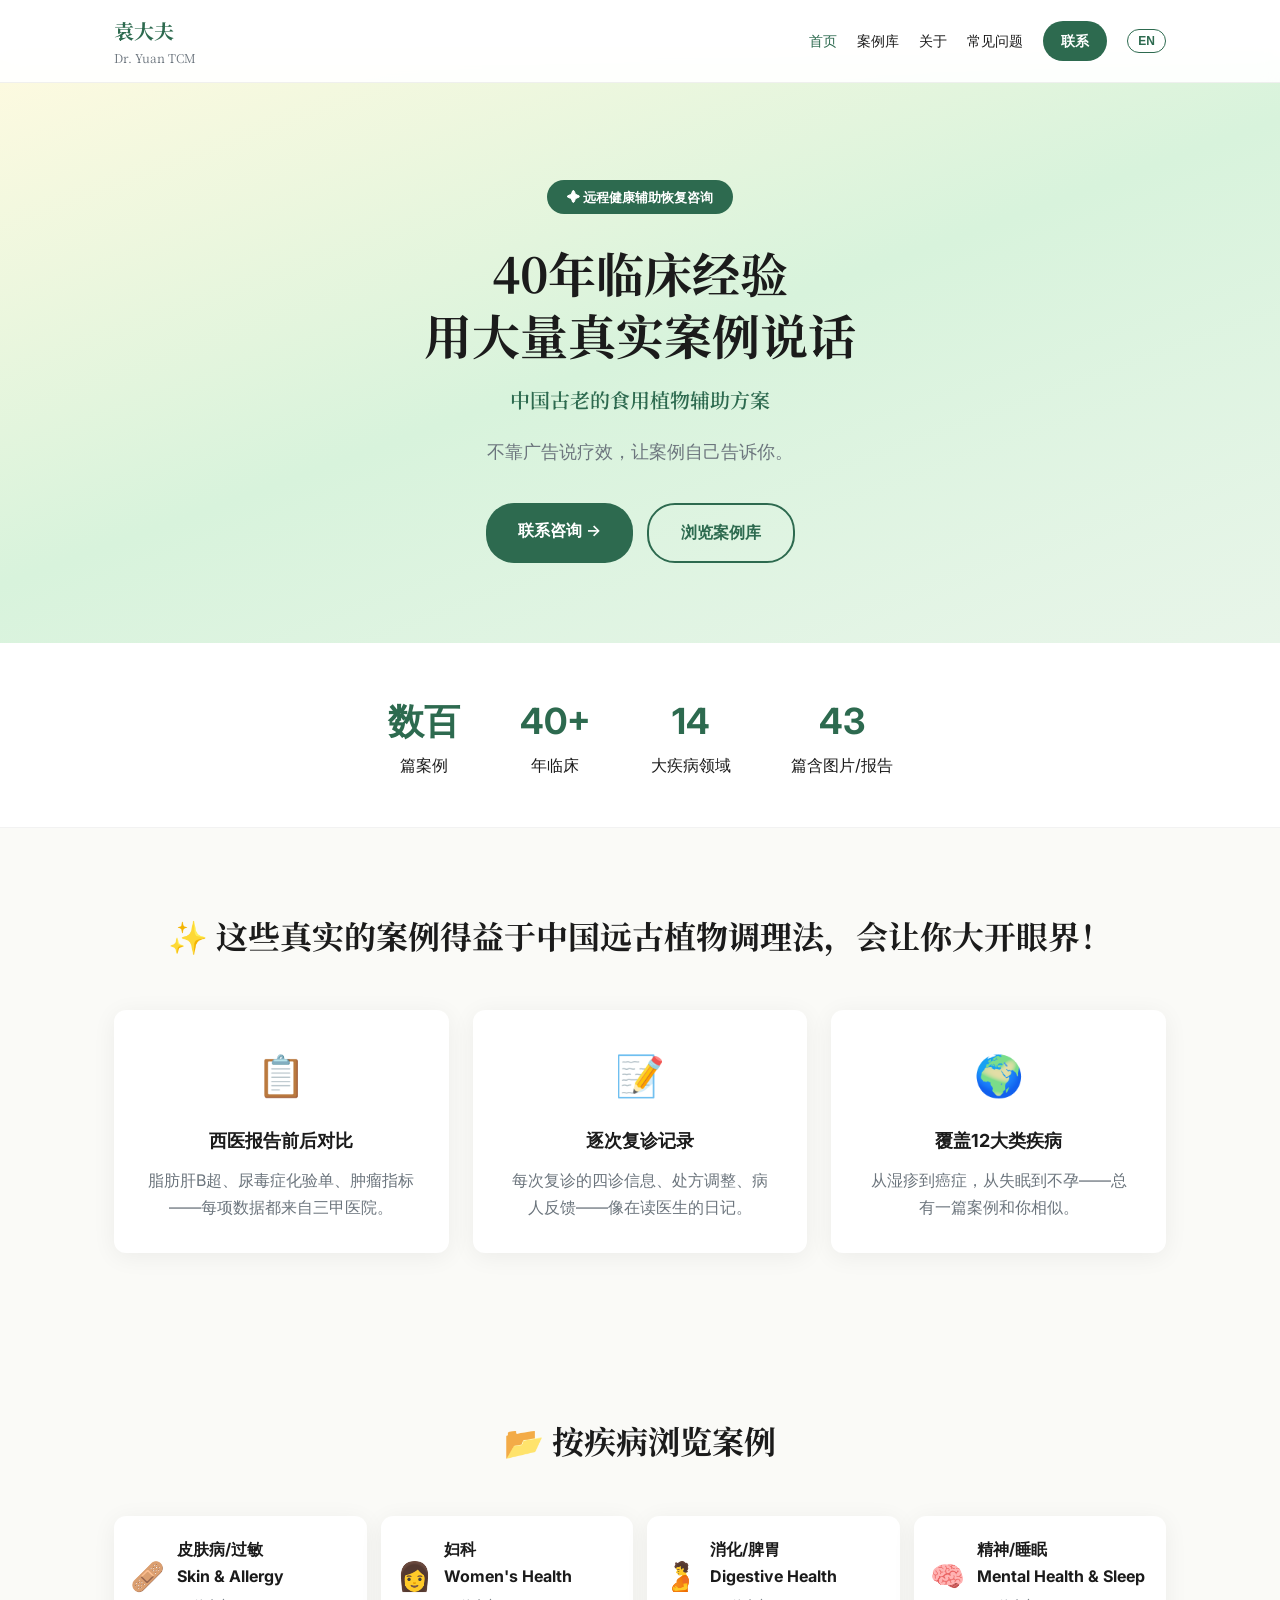
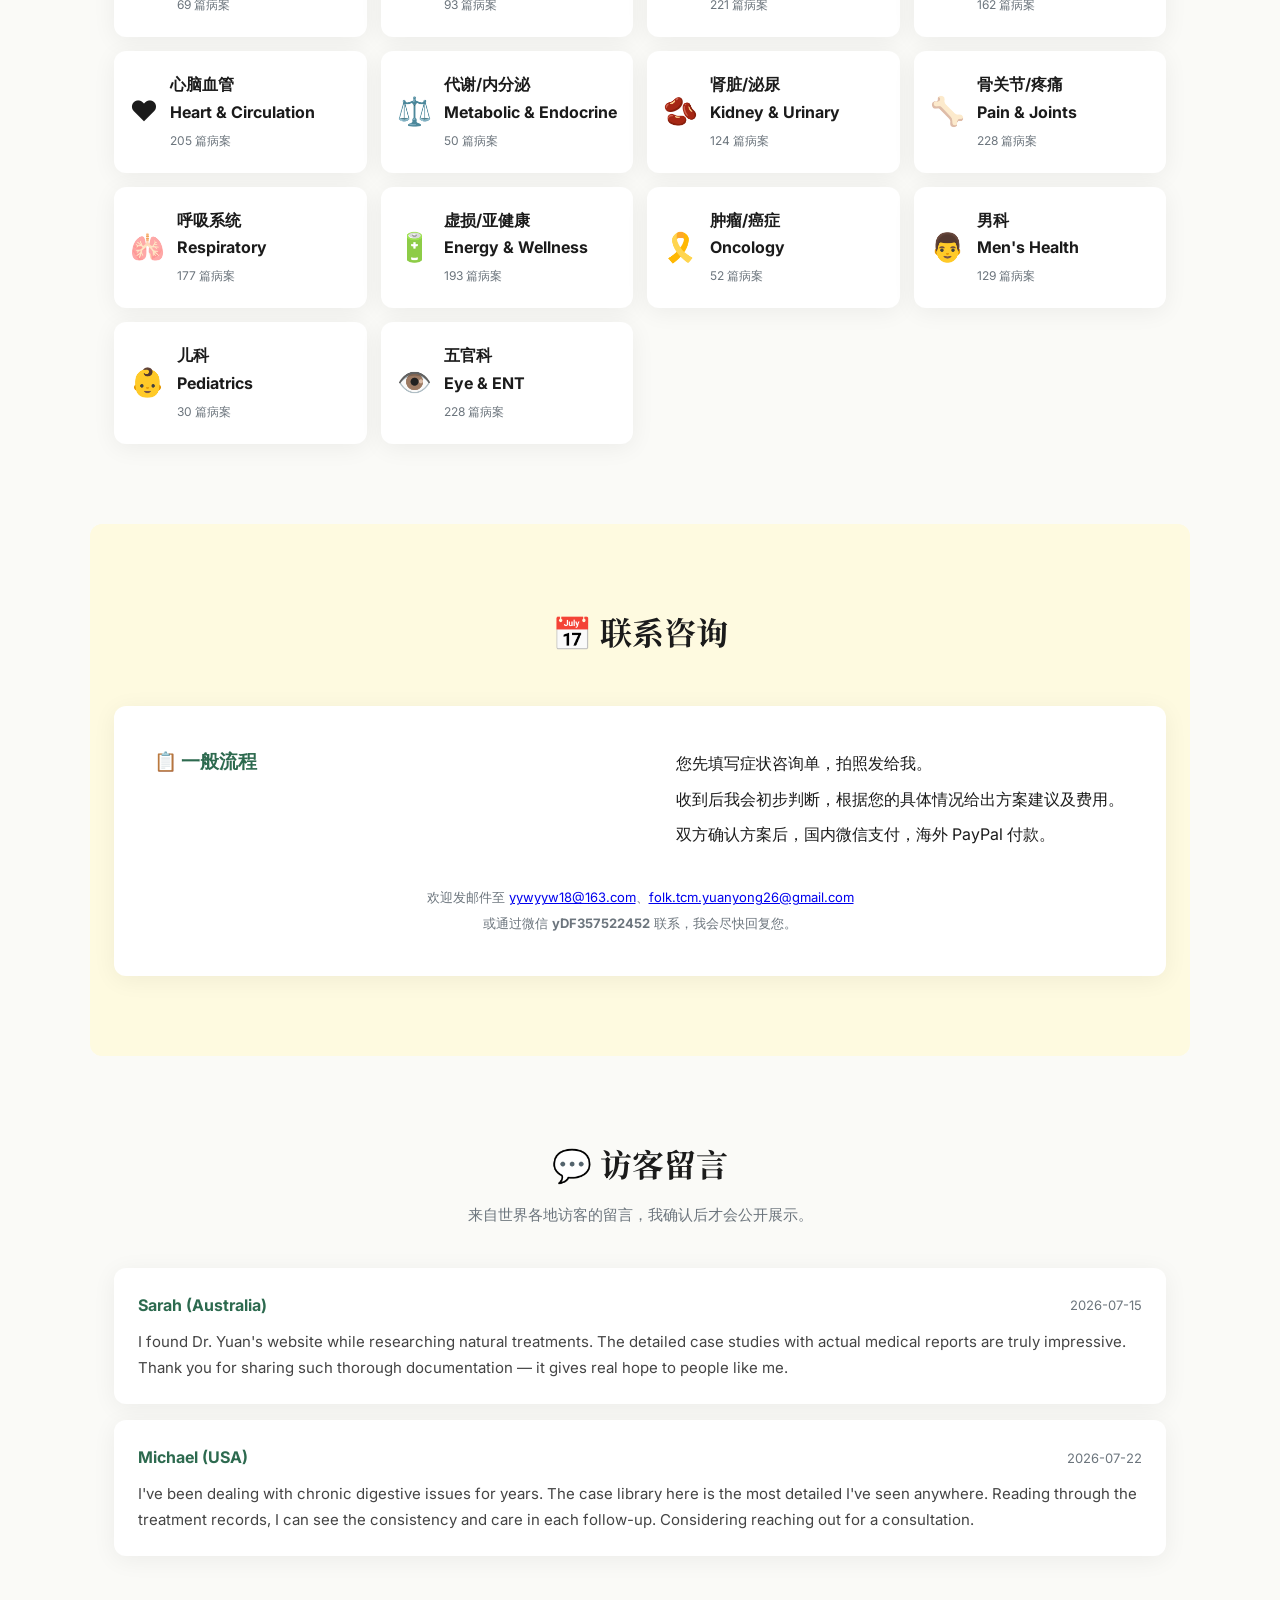
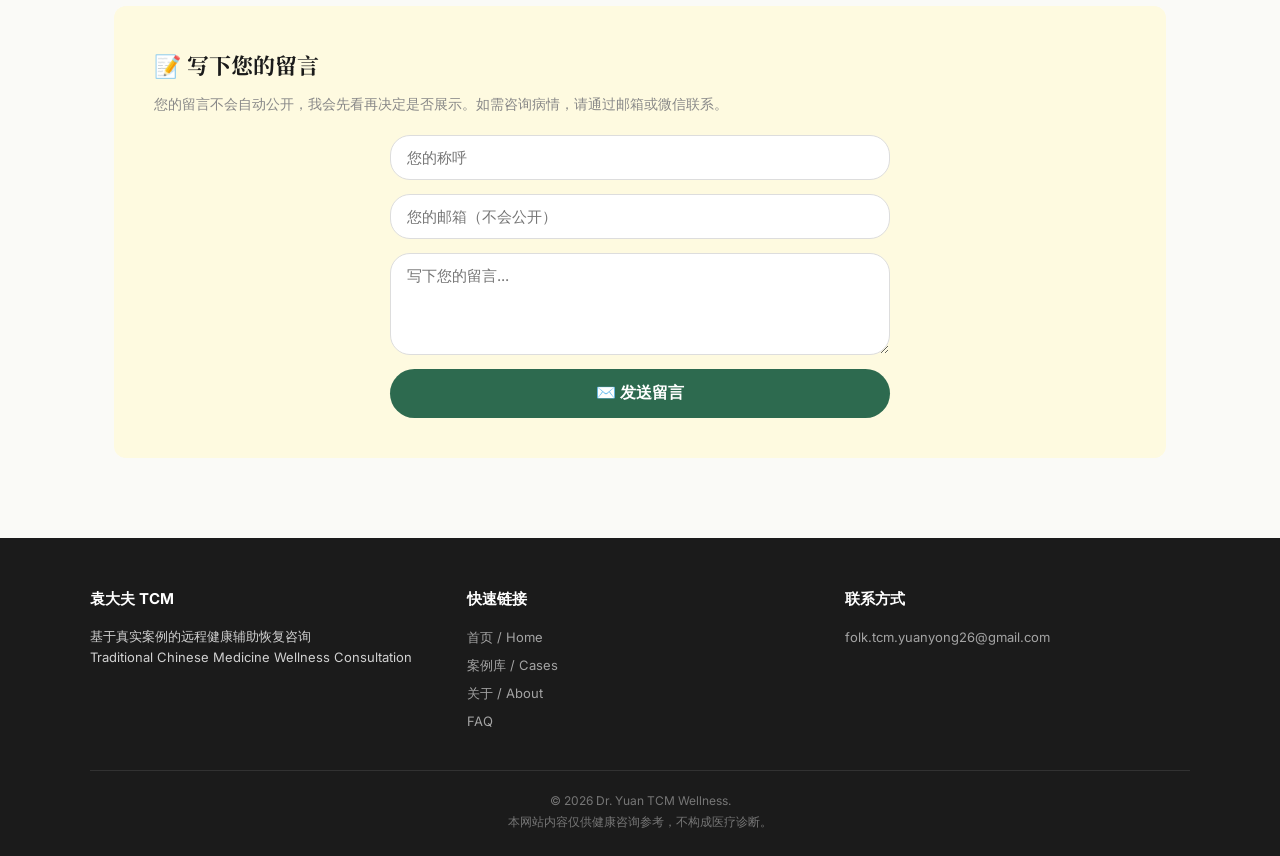
<file: index.html>
﻿<!DOCTYPE html>
<html lang="zh-CN">
<head>
<meta charset="UTF-8">
<meta name="viewport" content="width=device-width, initial-scale=1.0">
<title> 袁大夫中医健康咨询 | Dr. Yuan TCM</title>
<meta name="description" content="40年临床经验 · 真实案例 · 远程健康辅助恢复咨询">
<link rel="stylesheet" href="styles.css?v=5">
<link rel="preconnect" href="https://fonts.googleapis.com">
<link href="https://fonts.googleapis.com/css2?family=Noto+Serif+SC:wght@400;700&family=Inter:wght@400;600;700&display=swap" rel="stylesheet">
</head>
<body>
<nav id="nav">
  <div class="nav-inner">
    <a href="index.html" class="logo">袁大夫 <span class="en">Dr. Yuan TCM</span></a>
    <div class="nav-links">
      <a href="index.html" class="active">首页</a>
      <a href="cases.html">案例库</a>
      <a href="about.html">关于</a>
      <a href="faq.html">常见问题</a>
      <a href="mailto:folk.tcm.yuanyong26@gmail.com" class="btn-nav">联系</a>
      <button id="langToggle" onclick="toggleLang()" class="lang-btn">EN</button>
    </div>
  </div>
</nav>

<section class="hero">
  <div class="hero-content">
    <p class="hero-badge">✦ 远程健康辅助恢复咨询</p>
    <h1 class="zh">40年临床经验<br>用大量真实案例说话</h1>
    <p class="hero-tagline zh">中国古老的食用植物辅助方案</p>
    <h1 class="en hidden">40 Years of Clinical Practice<br>Backed by Hundreds of Real Case Records</h1>
    <p class="hero-sub zh">不靠广告说疗效，让案例自己告诉你。</p>
    <p class="hero-sub en hidden">No marketing claims — just real patient journeys.</p>
    <div class="hero-cta">
      <a href="mailto:folk.tcm.yuanyong26@gmail.com" class="btn-primary zh">联系咨询 →</a>
      <a href="mailto:folk.tcm.yuanyong26@gmail.com" class="btn-primary en hidden">Get in Touch →</a>
      <a href="cases.html" class="btn-secondary zh">浏览案例库</a>
      <a href="cases.html" class="btn-secondary en hidden">View Case Library</a>
    </div>
  </div>
</section>

<section class="stats" id="stats">
  <div class="stat"><span class="stat-num">数百</span><span class="zh">篇案例</span><span class="en hidden">Case Records</span></div>
  <div class="stat"><span class="stat-num">40+</span><span class="zh">年临床</span><span class="en hidden">Years Practice</span></div>
  <div class="stat"><span class="stat-num">14</span><span class="zh">大疾病领域</span><span class="en hidden">Disease Areas</span></div>
  <div class="stat"><span class="stat-num">43</span><span class="zh">篇含图片/报告</span><span class="en hidden">With Images & Reports</span></div>
</section>

<section class="strength" id="strength">
  <h2 class="zh">✨ 这些真实的案例得益于中国远古植物调理法，会让你大开眼界！</h2>
  <h2 class="en hidden">✨ Real Cases Powered by Ancient Chinese Plant-Based Wellness — Prepare to Be Amazed!</h2>
  <div class="strength-cards">
    <div class="card">
      <div class="card-icon">📋</div>
      <h3 class="zh">西医报告前后对比</h3>
      <h3 class="en hidden">Before/After Lab Reports</h3>
      <p class="zh">脂肪肝B超、尿毒症化验单、肿瘤指标——每项数据都来自三甲医院。</p>
      <p class="en hidden">Fatty liver B-scans, kidney function tests, tumor markers — all from certified hospitals.</p>
    </div>
    <div class="card">
      <div class="card-icon">📝</div>
      <h3 class="zh">逐次复诊记录</h3>
      <h3 class="en hidden">Detailed Follow-up Notes</h3>
      <p class="zh">每次复诊的四诊信息、处方调整、病人反馈——像在读医生的日记。</p>
      <p class="en hidden">Every revisit documented: diagnosis, formula changes, patient feedback — like reading a doctor's journal.</p>
    </div>
    <div class="card">
      <div class="card-icon">🌍</div>
      <h3 class="zh">覆盖12大类疾病</h3>
      <h3 class="en hidden">12 Disease Categories</h3>
      <p class="zh">从湿疹到癌症，从失眠到不孕——总有一篇案例和你相似。</p>
      <p class="en hidden">From eczema to oncology, insomnia to fertility — there's a case similar to yours.</p>
    </div>
  </div>
</section>

<section class="categories-preview" id="categories">
  <h2 class="zh">📂 按疾病浏览案例</h2>
  <h2 class="en hidden">📂 Browse Cases by Condition</h2>
  <div class="cat-grid" id="catGrid"></div>
</section>

<section class="appointment" id="appointment">
  <h2 class="zh">📅 联系咨询</h2>
  <h2 class="en hidden">📅 Get in Touch</h2>
  <div class="appointment-card">
    <div class="appt-info">
      <h3 class="zh" style="color:var(--green); margin-bottom:12px;">📋 一般流程</h3>
      <h3 class="en hidden" style="color:var(--green); margin-bottom:12px;">📋 General Process</h3>
      <ol style="line-height:2.2; padding-left:1.5rem;">
        <li class="zh">您先填写症状咨询单，拍照发给我。</li>
        <li class="en hidden">Complete the symptom questionnaire and send it over with a tongue photo.</li>
        <li class="zh">收到后我会初步判断，根据您的具体情况给出方案建议及费用。</li>
        <li class="en hidden">I'll review it and provide an assessment, personalized plan, and the fee.</li>
        <li class="zh">双方确认方案后，国内微信支付，海外 PayPal 付款。</li>
        <li class="en hidden">Once confirmed, pay via PayPal (I'll send my payment link). Then I'll prepare your personalized protocol.</li>
      </ol>
    </div>
    <div class="appt-cta" style="text-align:center; margin-top:20px;">
      <p class="zh" style="line-height:2;">欢迎发邮件至 <a href="mailto:yywyyw18@163.com">yywyyw18@163.com</a>、<a href="mailto:folk.tcm.yuanyong26@gmail.com">folk.tcm.yuanyong26@gmail.com</a><br>或通过微信 <strong>yDF357522452</strong> 联系，我会尽快回复您。</p>
      <p class="en hidden" style="line-height:2;">Email me at <a href="mailto:yywyyw18@163.com">yywyyw18@163.com</a> or <a href="mailto:folk.tcm.yuanyong26@gmail.com">folk.tcm.yuanyong26@gmail.com</a><br>or reach me via WeChat: <strong>yDF357522452</strong>. <strong>🌍 International patients: PayPal accepted.</strong> I'll get back to you ASAP.</p>
    </div>
  </div>
</section>

<!-- 留言板 Messages -->
<section class="messages" id="messages">
  <h2 class="zh">💬 访客留言</h2>
  <h2 class="en hidden">💬 Guest Messages</h2>
  <p class="messages-desc zh">来自世界各地访客的留言，我确认后才会公开展示。</p>
  <p class="messages-desc en hidden">Messages from visitors around the world. I review each one before publishing.</p>

  <div class="message-wall" id="messageWall">
    <p style="text-align:center;color:#888;">加载留言中...</p>
  </div>

  <div class="message-form">
    <h3 class="zh">📝 写下您的留言</h3>
    <h3 class="en hidden">📝 Leave a Message</h3>
    <p class="zh" style="color:#888;font-size:14px;">您的留言不会自动公开，我会先看再决定是否展示。如需咨询病情，请通过邮箱或微信联系。</p>
    <p class="en hidden" style="color:#888;font-size:14px;">Your message won't appear automatically — I'll review it first. For medical inquiries, please email or WeChat me directly.</p>
    <form action="https://formsubmit.co/folk.tcm.yuanyong26@gmail.com" method="POST">
      <input type="hidden" name="_subject" value="网站留言 - yuanyong2026">
      <input type="hidden" name="_captcha" value="true">
      <input type="hidden" name="_next" value="https://yuanyong2026.github.io/">
      <input type="text" name="name" class="zh" placeholder="您的称呼" required>
      <input type="text" name="name" class="en hidden" placeholder="Your name" required>
      <input type="email" name="email" class="zh" placeholder="您的邮箱（不会公开）" required>
      <input type="email" name="email" class="en hidden" placeholder="Your email (won't be shown)" required>
      <textarea name="message" rows="4" class="zh" placeholder="写下您的留言..." required></textarea>
      <textarea name="message" rows="4" class="en hidden" placeholder="Write your message..." required></textarea>
      <button type="submit" class="zh">✉️ 发送留言</button>
      <button type="submit" class="en hidden">✉️ Send Message</button>
    </form>
  </div>
</section>

<footer>
  <div class="footer-inner">
    <div class="footer-col">
      <h4>袁大夫 TCM</h4>
      <p class="zh">基于真实案例的远程健康辅助恢复咨询<br>Traditional Chinese Medicine Wellness Consultation</p>
      <p class="en hidden">TCM Wellness Consultation Based on Hundreds of Real Case Records</p>
    </div>
    <div class="footer-col">
      <h4 class="zh">快速链接</h4>
      <h4 class="en hidden">Quick Links</h4>
      <a href="index.html">首页 / Home</a>
      <a href="cases.html">案例库 / Cases</a>
      <a href="about.html">关于 / About</a>
      <a href="faq.html">FAQ</a>
    </div>
    <div class="footer-col">
      <h4 class="zh">联系方式</h4>
      <h4 class="en hidden">Contact</h4>
      <a href="mailto:folk.tcm.yuanyong26@gmail.com">folk.tcm.yuanyong26@gmail.com</a>
    </div>
  </div>
  <div class="footer-bottom">
    <p>© 2026 Dr. Yuan TCM Wellness. <span class="zh">本网站内容仅供健康咨询参考，不构成医疗诊断。</span><span class="en hidden">Content is for wellness consultation only, not medical diagnosis.</span></p>
  </div>
</footer>

<script src="data.js?v=2"></script>
<script src="script.js?v=3"></script>
</body>
</html>
</file>
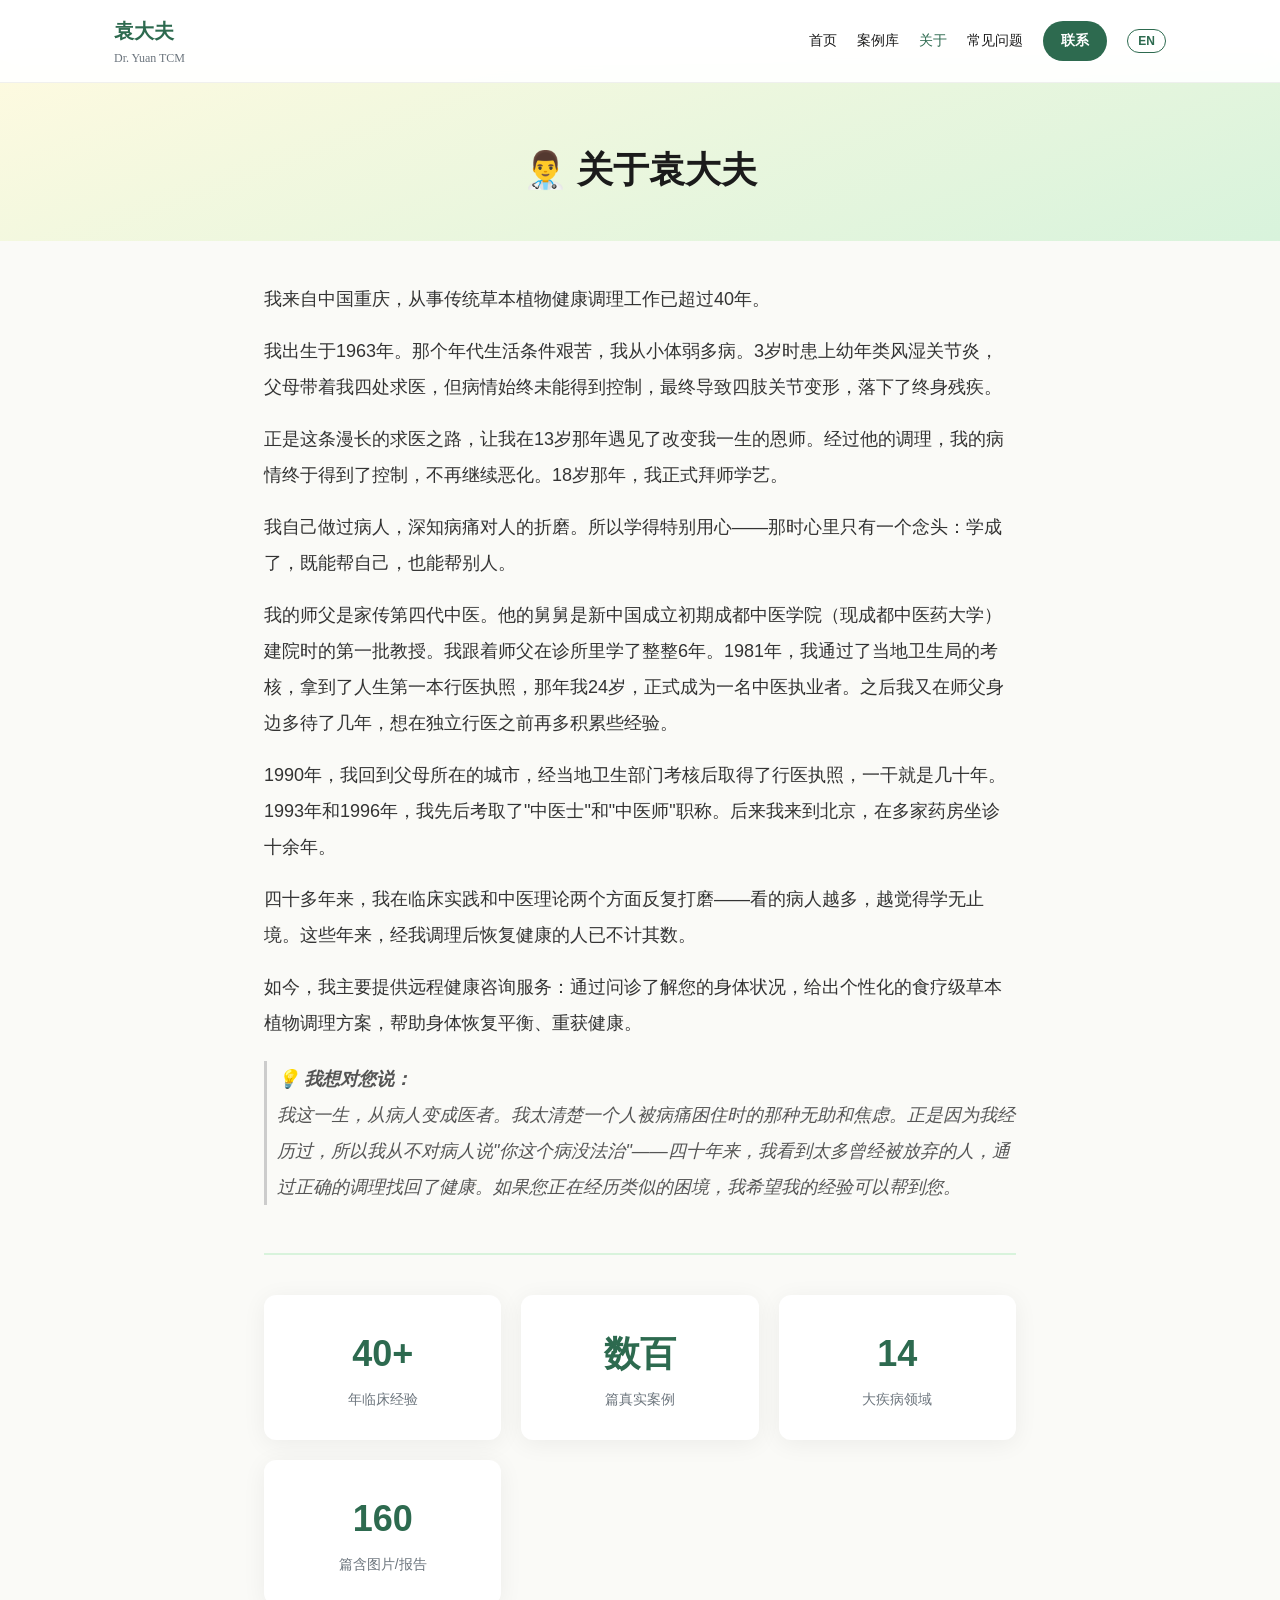
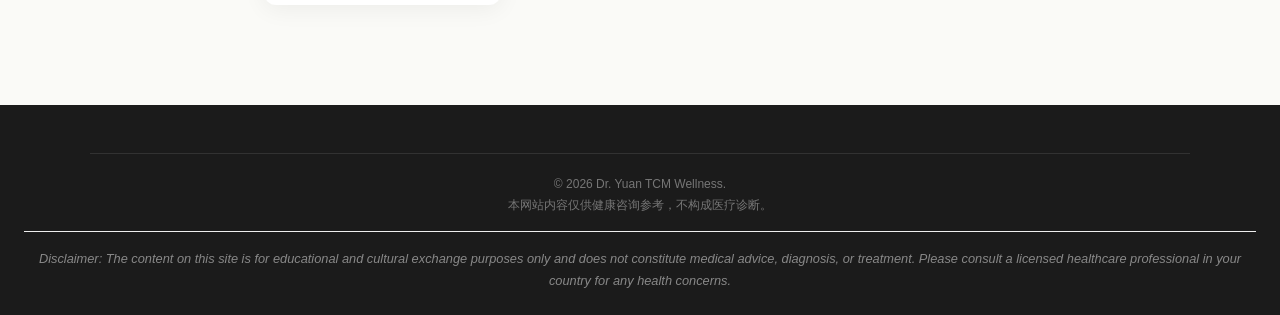
<file: about.html>
﻿<!DOCTYPE html>
<html lang="zh-CN">
<head>
<meta charset="UTF-8">
<meta name="viewport" content="width=device-width, initial-scale=1.0">
<title>关于 — 袁大夫 TCM 健康咨询 | Dr. Yuan TCM</title>
<link rel="stylesheet" href="styles.css">
</head>
<body>
<nav id="nav">
  <div class="nav-inner">
    <a href="index.html" class="logo">袁大夫 <span class="en">Dr. Yuan TCM</span></a>
    <div class="nav-links">
      <a href="index.html">首页</a>
      <a href="cases.html">案例库</a>
      <a href="about.html" class="active">关于</a>
      <a href="faq.html">常见问题</a>
      <a href="mailto:folk.tcm.yuanyong26@gmail.com" class="btn-nav">联系</a>
      <button id="langToggle" onclick="toggleLang()" class="lang-btn">EN</button>
    </div>
  </div>
</nav>

<section class="about-hero">
  <h1 class="zh">👨‍⚕️ 关于袁大夫</h1>
  <h1 class="en hidden">👨‍⚕️ About Dr. Yuan</h1>
</section>

<section class="about-content">
<div class="bio-card zh">

<p>我来自中国重庆，从事传统草本植物健康调理工作已超过40年。</p>

<p>我出生于1963年。那个年代生活条件艰苦，我从小体弱多病。3岁时患上幼年类风湿关节炎，父母带着我四处求医，但病情始终未能得到控制，最终导致四肢关节变形，落下了终身残疾。</p>

<p>正是这条漫长的求医之路，让我在13岁那年遇见了改变我一生的恩师。经过他的调理，我的病情终于得到了控制，不再继续恶化。18岁那年，我正式拜师学艺。</p>

<p>我自己做过病人，深知病痛对人的折磨。所以学得特别用心——那时心里只有一个念头：学成了，既能帮自己，也能帮别人。</p>

<p>我的师父是家传第四代中医。他的舅舅是新中国成立初期成都中医学院（现成都中医药大学）建院时的第一批教授。我跟着师父在诊所里学了整整6年。1981年，我通过了当地卫生局的考核，拿到了人生第一本行医执照，那年我24岁，正式成为一名中医执业者。之后我又在师父身边多待了几年，想在独立行医之前再多积累些经验。</p>

<p>1990年，我回到父母所在的城市，经当地卫生部门考核后取得了行医执照，一干就是几十年。1993年和1996年，我先后考取了"中医士"和"中医师"职称。后来我来到北京，在多家药房坐诊十余年。</p>

<p>四十多年来，我在临床实践和中医理论两个方面反复打磨——看的病人越多，越觉得学无止境。这些年来，经我调理后恢复健康的人已不计其数。</p>

<p>如今，我主要提供远程健康咨询服务：通过问诊了解您的身体状况，给出个性化的食疗级草本植物调理方案，帮助身体恢复平衡、重获健康。</p>

<p style="font-style: italic; color: #555; border-left: 3px solid #ccc; padding-left: 10px; margin-top: 20px;">
<strong>💡 我想对您说：</strong><br>
我这一生，从病人变成医者。我太清楚一个人被病痛困住时的那种无助和焦虑。正是因为我经历过，所以我从不对病人说"你这个病没法治"——四十年来，我看到太多曾经被放弃的人，通过正确的调理找回了健康。如果您正在经历类似的困境，我希望我的经验可以帮到您。
</p>

</div>

<div class="bio-card en hidden">

<p>I am from Chongqing, China, and I have spent over 40 years working with traditional plant-based healing methods to help people restore their health.</p>

<p>My journey into medicine did not begin as a practitioner, but as a patient. Born in 1963, I developed severe Juvenile Rheumatoid Arthritis at the age of 3. My parents took me from doctor to doctor, but nothing worked. By my teenage years, the disease had left me with permanent deformities in my limbs and a lifetime of physical challenges.</p>

<p>Then, at 13, I met the man who would change my life — my teacher, my mentor, the person I simply call "Master." He was a fourth-generation practitioner of Chinese herbal medicine, from a lineage that included one of the founding professors of Chengdu University of Traditional Chinese Medicine. Under his care, my condition finally stabilized. For the first time in years, I stopped getting worse.</p>

<p>At 18, I formally became his apprentice. That decision shaped everything that followed. I studied with him for six years in his clinic — watching, learning, and assisting. Here is the thing about being an apprentice: you do not just learn techniques; you absorb an entire way of thinking about health, one patient at a time. In 1981, at the age of 24, I passed the local health bureau examination and officially became a licensed TCM practitioner. Even then, I stayed on with my master for several more years — because when you see how much there is to learn, you do not rush to leave.</p>

<p>Over the decades that followed, I ran my own practice in my hometown, later moved to Beijing where I consulted at several clinics for over 10 years, and earned advanced certifications in 1993 and 1996. But credentials tell only a small part of the story. The real education happened face-to-face with patients — over 40 years, thousands of them — each one teaching me something new about how the human body heals.</p>

<p>Today, I offer remote health consultations. Through a detailed intake process and tongue analysis, I develop personalized protocols using dietary and traditional plant-based herbs — all aimed at helping your body regain its natural balance.</p>

<p style="font-style: italic; color: #555; border-left: 3px solid #ccc; padding-left: 10px; margin-top: 20px;">
<strong>💡 A note from me to you:</strong><br>
I have lived on both sides of illness — as a patient who was told there was nothing more to be done, and as a practitioner who has watched people reclaim their health against the odds. Over 40 years, I have learned one thing above all: the body wants to heal. Sometimes it just needs the right support. If you are struggling with a health issue that has not responded to conventional approaches, I would be honored to see if my experience can help.
</p>

</div>

<div class="highlights">
  <div class="hl-item"><strong>40+</strong><span class="zh">年临床经验</span><span class="en hidden">Years of Practice</span></div>
  <div class="hl-item"><strong>数百</strong><span class="zh">篇真实案例</span><span class="en hidden">Documented Cases</span></div>
  <div class="hl-item"><strong>14</strong><span class="zh">大疾病领域</span><span class="en hidden">Treatment Areas</span></div>
  <div class="hl-item"><strong>160</strong><span class="zh">篇含图片/报告</span><span class="en hidden">With Images &amp; Reports</span></div>
</div>
</section>

<footer>
  <div class="footer-bottom">
    <p>© 2026 Dr. Yuan TCM Wellness. <span class="zh">本网站内容仅供健康咨询参考，不构成医疗诊断。</span><span class="en hidden">Content is for wellness consultation only, not medical diagnosis.</span></p>
  </div>
  <p style="margin-top: 16px; padding-top: 16px; border-top: 1px solid #eee; font-size: 0.8em; color: #888; text-align: center;">
    <em>Disclaimer: The content on this site is for educational and cultural exchange purposes only and does not constitute medical advice, diagnosis, or treatment. Please consult a licensed healthcare professional in your country for any health concerns.</em>
  </p>
</footer>

<script>
function toggleLang() {
  document.body.classList.toggle('en-mode');
  var btn = document.getElementById('langToggle');
  btn.textContent = document.body.classList.contains('en-mode') ? '中' : 'EN';
  localStorage.setItem('lang', document.body.classList.contains('en-mode') ? 'en' : 'zh');
}
(function() {
  if (localStorage.getItem('lang') === 'en') {
    document.body.classList.add('en-mode');
    var btn = document.getElementById('langToggle');
    if (btn) btn.textContent = '中';
  }
})();
</script>
</body>
</html>
</file>
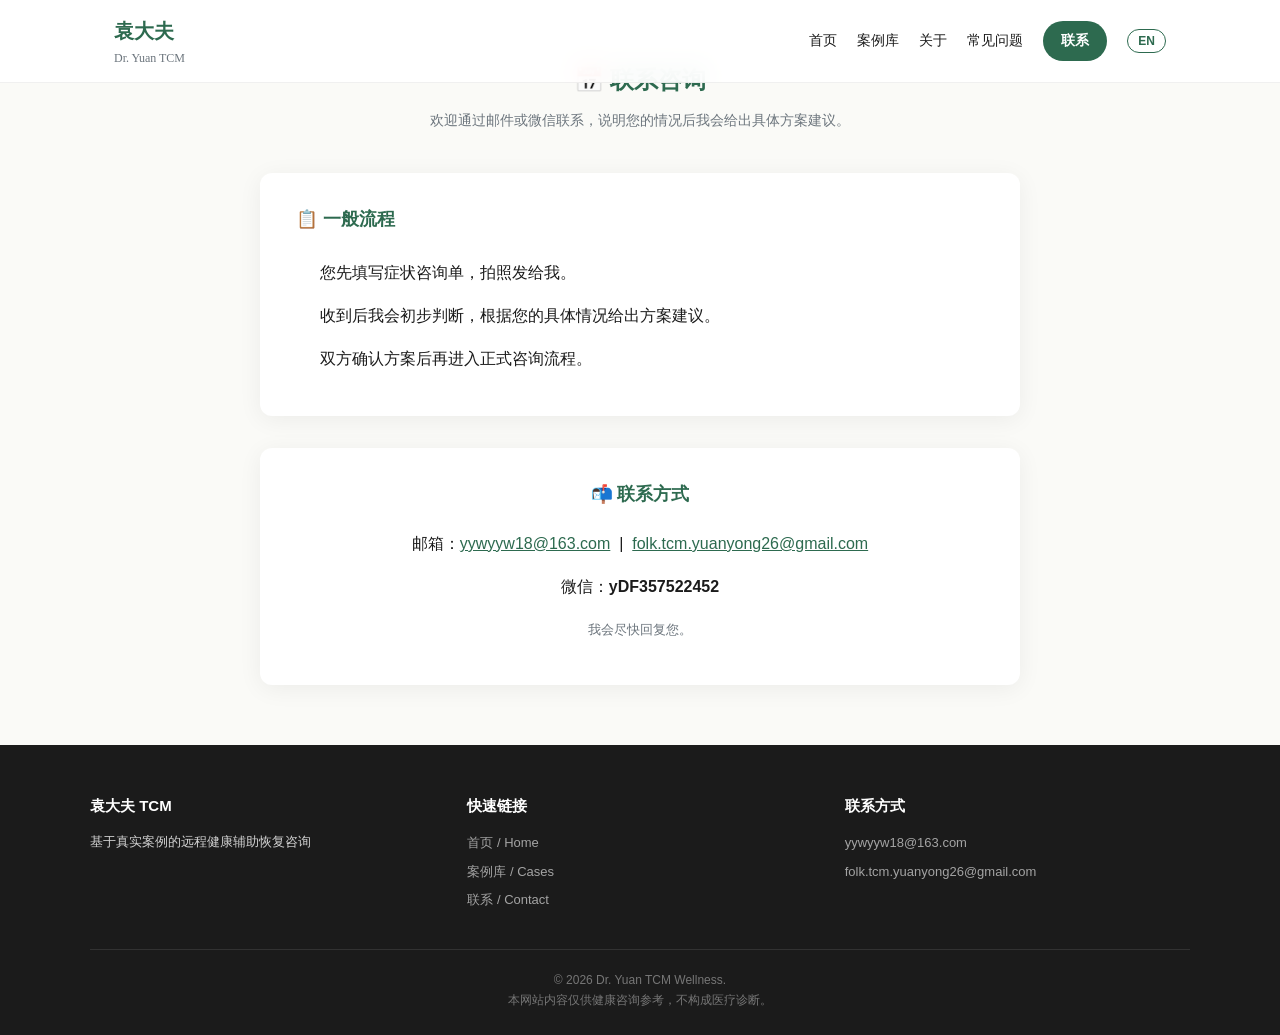
<file: booking.html>
<!DOCTYPE html>
<html lang="zh-CN">
<head>
<meta charset="UTF-8">
<meta name="viewport" content="width=device-width, initial-scale=1.0">
<title>联系咨询 | 袁大夫 TCM Wellness</title>
<meta name="description" content="联系袁大夫获取远程中医健康咨询方案">
<link rel="stylesheet" href="styles.css">
<style>
  .booking-section { max-width: 800px; margin: 60px auto; padding: 0 20px; }
  .booking-section h2 { text-align: center; color: var(--green); margin-bottom: 8px; }
  .booking-subtitle { text-align: center; color: var(--gray); margin-bottom: 40px; font-size: 14px; }
  
  .flow-steps { background: var(--white); border-radius: var(--radius); box-shadow: var(--shadow); padding: 32px 36px; margin-bottom: 32px; }
  .flow-steps h3 { color: var(--green); margin-bottom: 20px; font-size: 1.1rem; }
  .flow-steps ol { padding-left: 1.5rem; line-height: 2.2; }
  .flow-steps ol li { margin-bottom: 8px; }

  .contact-box { background: var(--white); border-radius: var(--radius); box-shadow: var(--shadow); padding: 32px 36px; text-align: center; }
  .contact-box h3 { color: var(--green); margin-bottom: 16px; font-size: 1.1rem; }
  .contact-box p { line-height: 2.2; margin-bottom: 8px; }
  .contact-box a { color: var(--green); text-decoration: underline; }

  @media (max-width: 600px) { .flow-steps, .contact-box { padding: 24px 20px; } }
</style>
</head>
<body>
<nav id="nav">
  <div class="nav-inner">
    <a href="index.html" class="logo">袁大夫 <span class="en">Dr. Yuan TCM</span></a>
    <div class="nav-links">
      <a href="index.html">首页</a>
      <a href="cases.html">案例库</a>
      <a href="about.html">关于</a>
      <a href="faq.html">常见问题</a>
      <a href="mailto:folk.tcm.yuanyong26@gmail.com" class="btn-nav">联系</a>
      <button id="langToggle" onclick="toggleLang()" class="lang-btn">EN</button>
    </div>
  </div>
</nav>

<div class="booking-section">
  <h2 class="zh">📅 联系咨询</h2>
  <h2 class="en hidden">📅 Get in Touch</h2>
  <p class="booking-subtitle zh">欢迎通过邮件或微信联系，说明您的情况后我会给出具体方案建议。</p>
  <p class="booking-subtitle en hidden">Feel free to reach out via email or WeChat. I'll review your case and reply with recommendations.</p>

  <div class="flow-steps">
    <h3 class="zh">📋 一般流程</h3>
    <h3 class="en hidden">📋 General Process</h3>
    <ol>
      <li class="zh">您先填写症状咨询单，拍照发给我。</li>
      <li class="en hidden">Complete the symptom questionnaire and send it over.</li>
      <li class="zh">收到后我会初步判断，根据您的具体情况给出方案建议。</li>
      <li class="en hidden">After review, I'll provide an initial assessment and plan based on your condition.</li>
      <li class="zh">双方确认方案后再进入正式咨询流程。</li>
      <li class="en hidden">Once we agree on the plan, we proceed with the formal consultation.</li>
    </ol>
  </div>

  <div class="contact-box">
    <h3 class="zh">📬 联系方式</h3>
    <h3 class="en hidden">📬 Contact Info</h3>
    <p class="zh">邮箱：<a href="mailto:yywyyw18@163.com">yywyyw18@163.com</a> &nbsp;|&nbsp; <a href="mailto:folk.tcm.yuanyong26@gmail.com">folk.tcm.yuanyong26@gmail.com</a></p>
    <p class="en hidden">Email: <a href="mailto:yywyyw18@163.com">yywyyw18@163.com</a> &nbsp;|&nbsp; <a href="mailto:folk.tcm.yuanyong26@gmail.com">folk.tcm.yuanyong26@gmail.com</a></p>
    <p class="zh">微信：<strong>yDF357522452</strong></p>
    <p class="en hidden">WeChat: <strong>yDF357522452</strong></p>
    <p class="zh" style="color:var(--gray); font-size:13px; margin-top:12px;">我会尽快回复您。</p>
    <p class="en hidden" style="color:var(--gray); font-size:13px; margin-top:12px;">I'll get back to you as soon as possible.</p>
  </div>
</div>

<footer style="margin-top:60px">
  <div class="footer-inner">
    <div class="footer-col">
      <h4>袁大夫 TCM</h4>
      <p class="zh">基于真实案例的远程健康辅助恢复咨询</p>
      <p class="en hidden">TCM Wellness Consultation Based on Hundreds of Real Case Records</p>
    </div>
    <div class="footer-col">
      <h4 class="zh">快速链接</h4><h4 class="en hidden">Quick Links</h4>
      <a href="index.html">首页 / Home</a>
      <a href="cases.html">案例库 / Cases</a>
      <a href="mailto:folk.tcm.yuanyong26@gmail.com">联系 / Contact</a>
    </div>
    <div class="footer-col">
      <h4 class="zh">联系方式</h4><h4 class="en hidden">Contact</h4>
      <a href="mailto:yywyyw18@163.com">yywyyw18@163.com</a>
      <a href="mailto:folk.tcm.yuanyong26@gmail.com">folk.tcm.yuanyong26@gmail.com</a>
    </div>
  </div>
  <div class="footer-bottom">
    <p>© 2026 Dr. Yuan TCM Wellness. <span class="zh">本网站内容仅供健康咨询参考，不构成医疗诊断。</span><span class="en hidden">Content is for wellness consultation only, not medical diagnosis.</span></p>
  </div>
</footer>

<script src="data.js?v=2"></script>
<script src="script.js?v=2"></script>
</body>
</html>
</file>
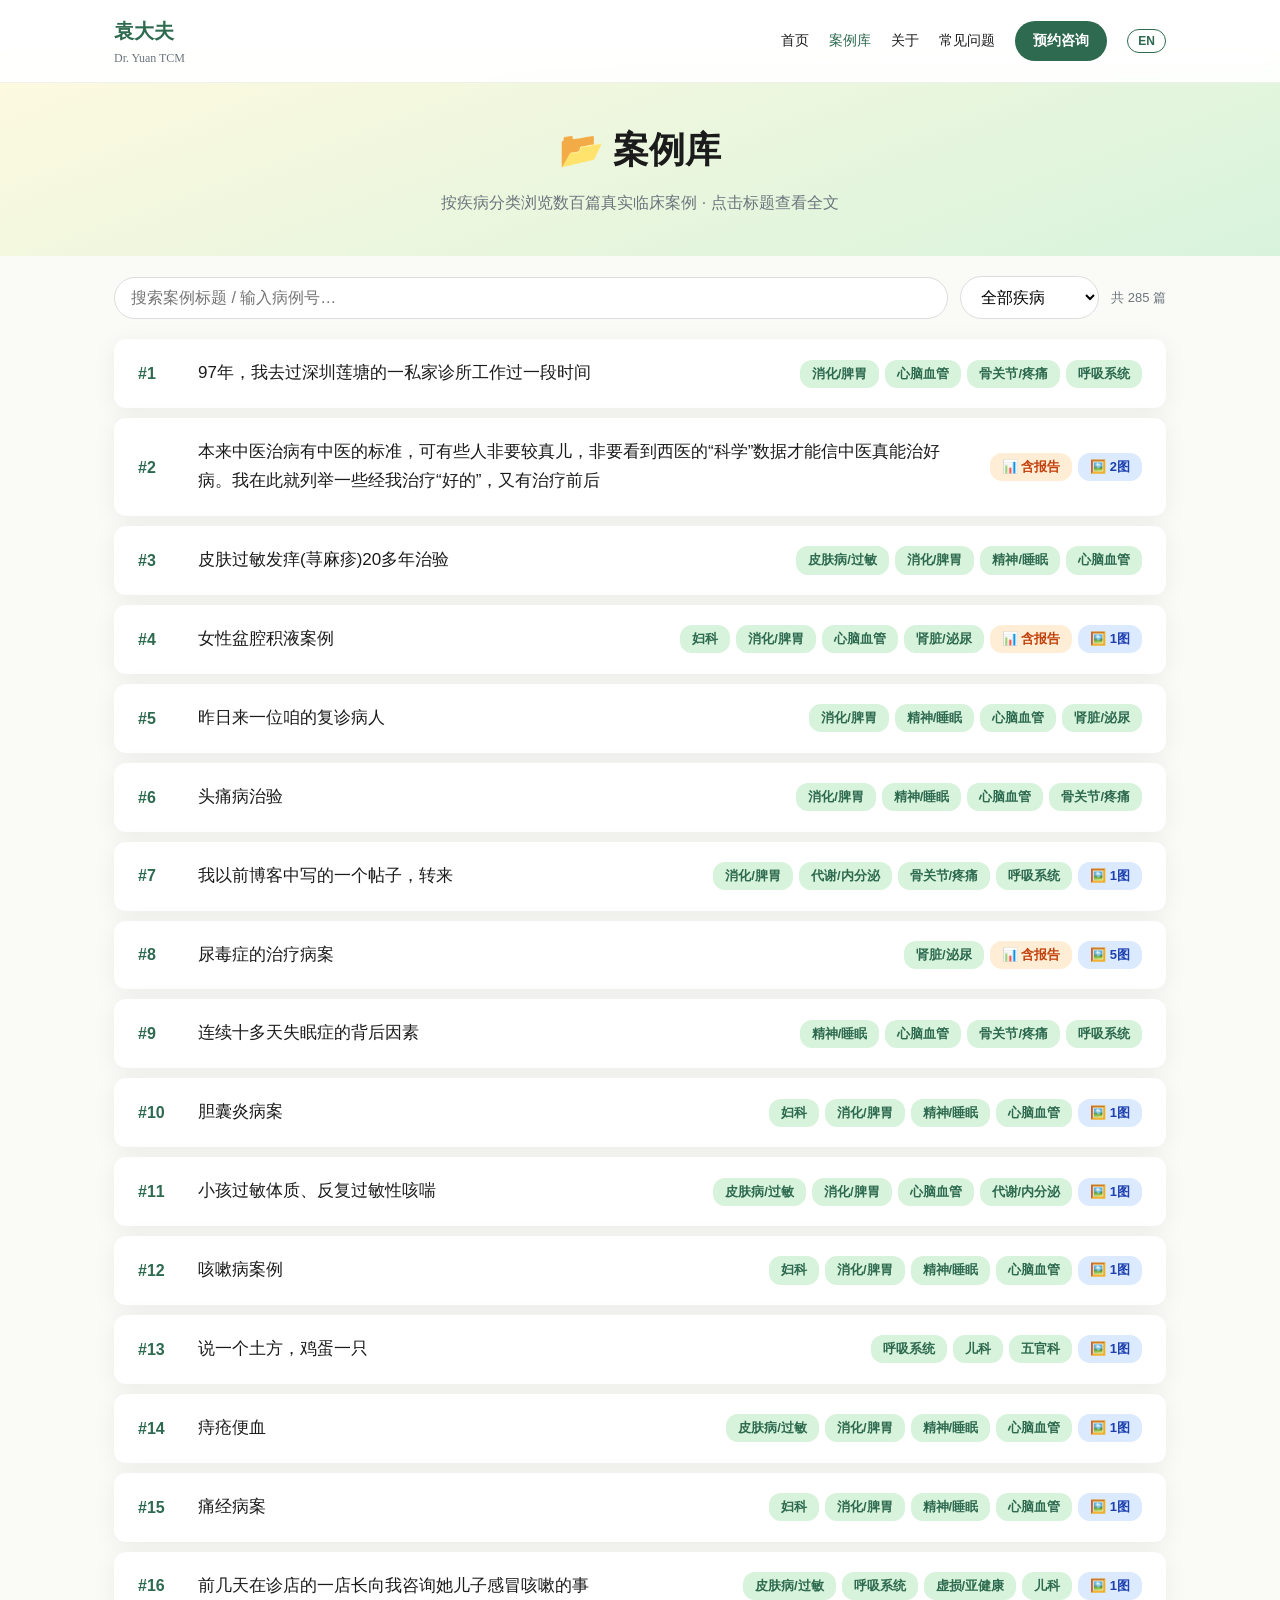
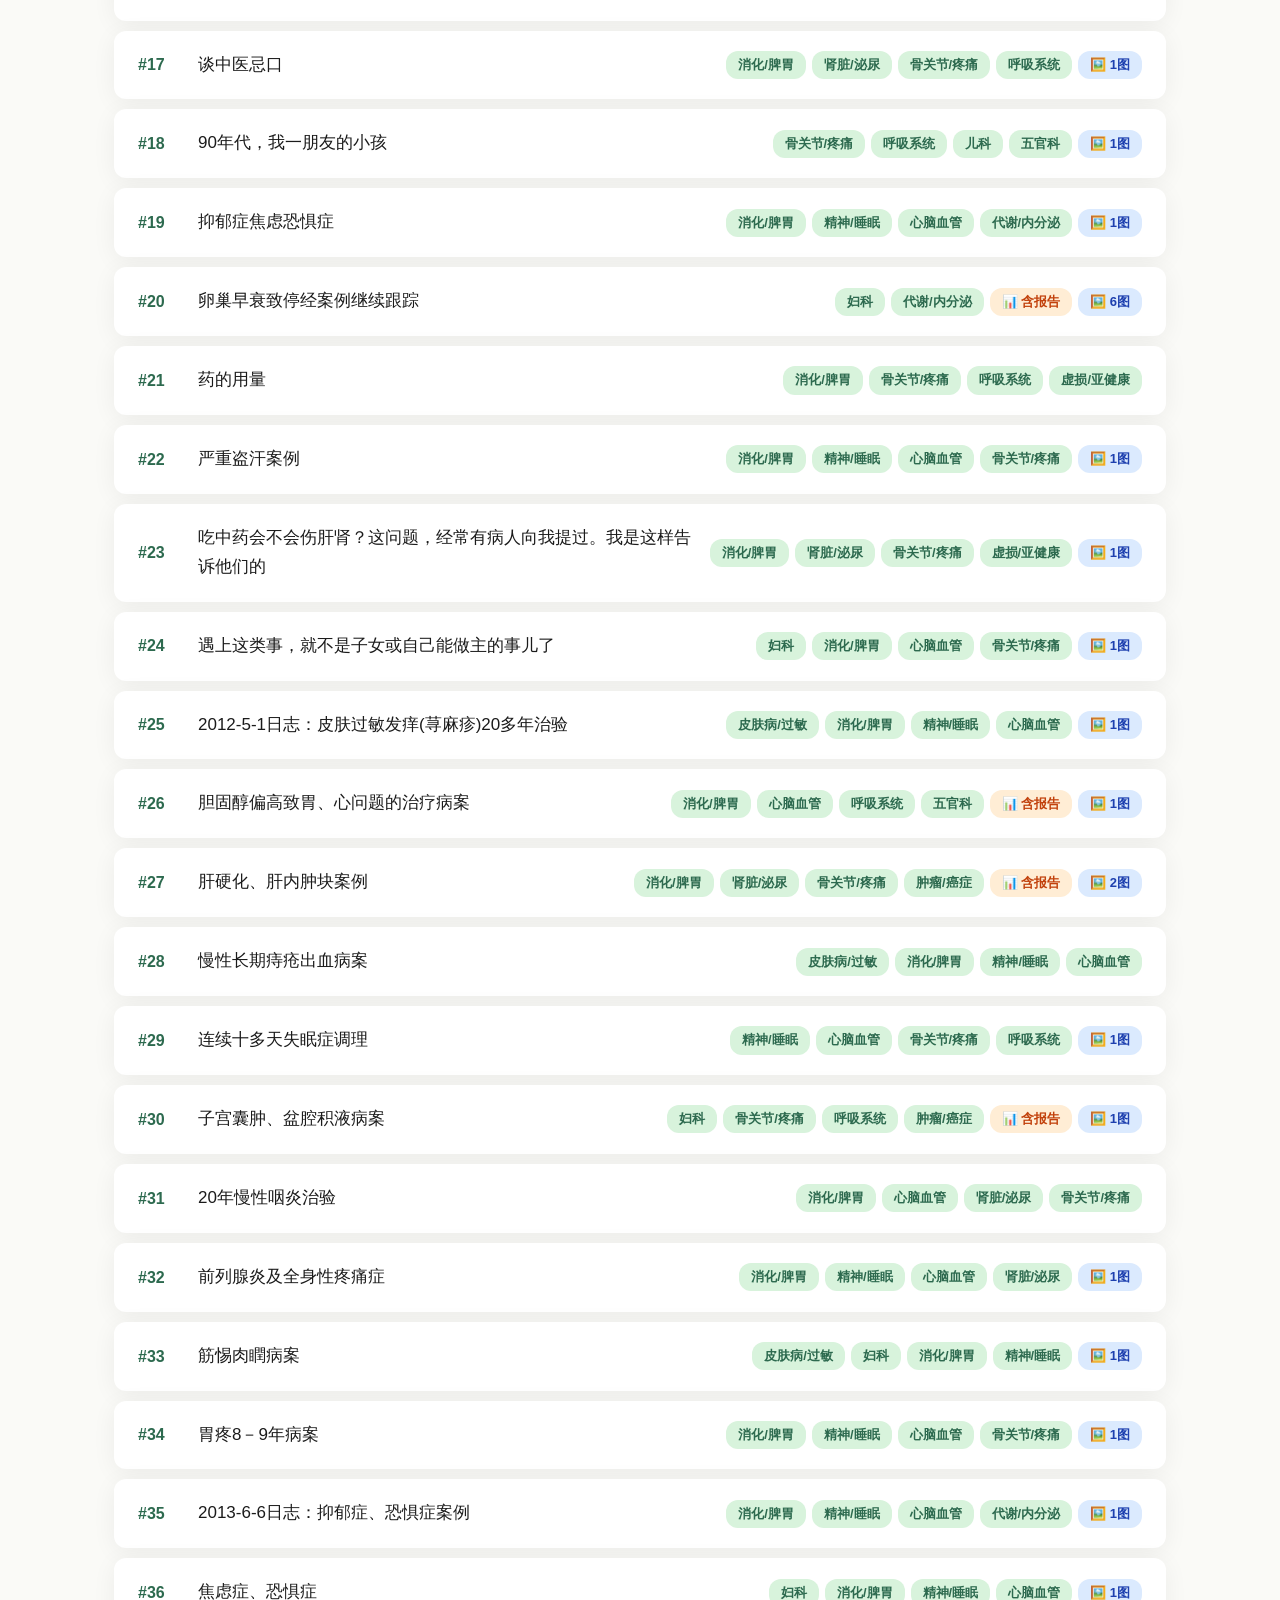
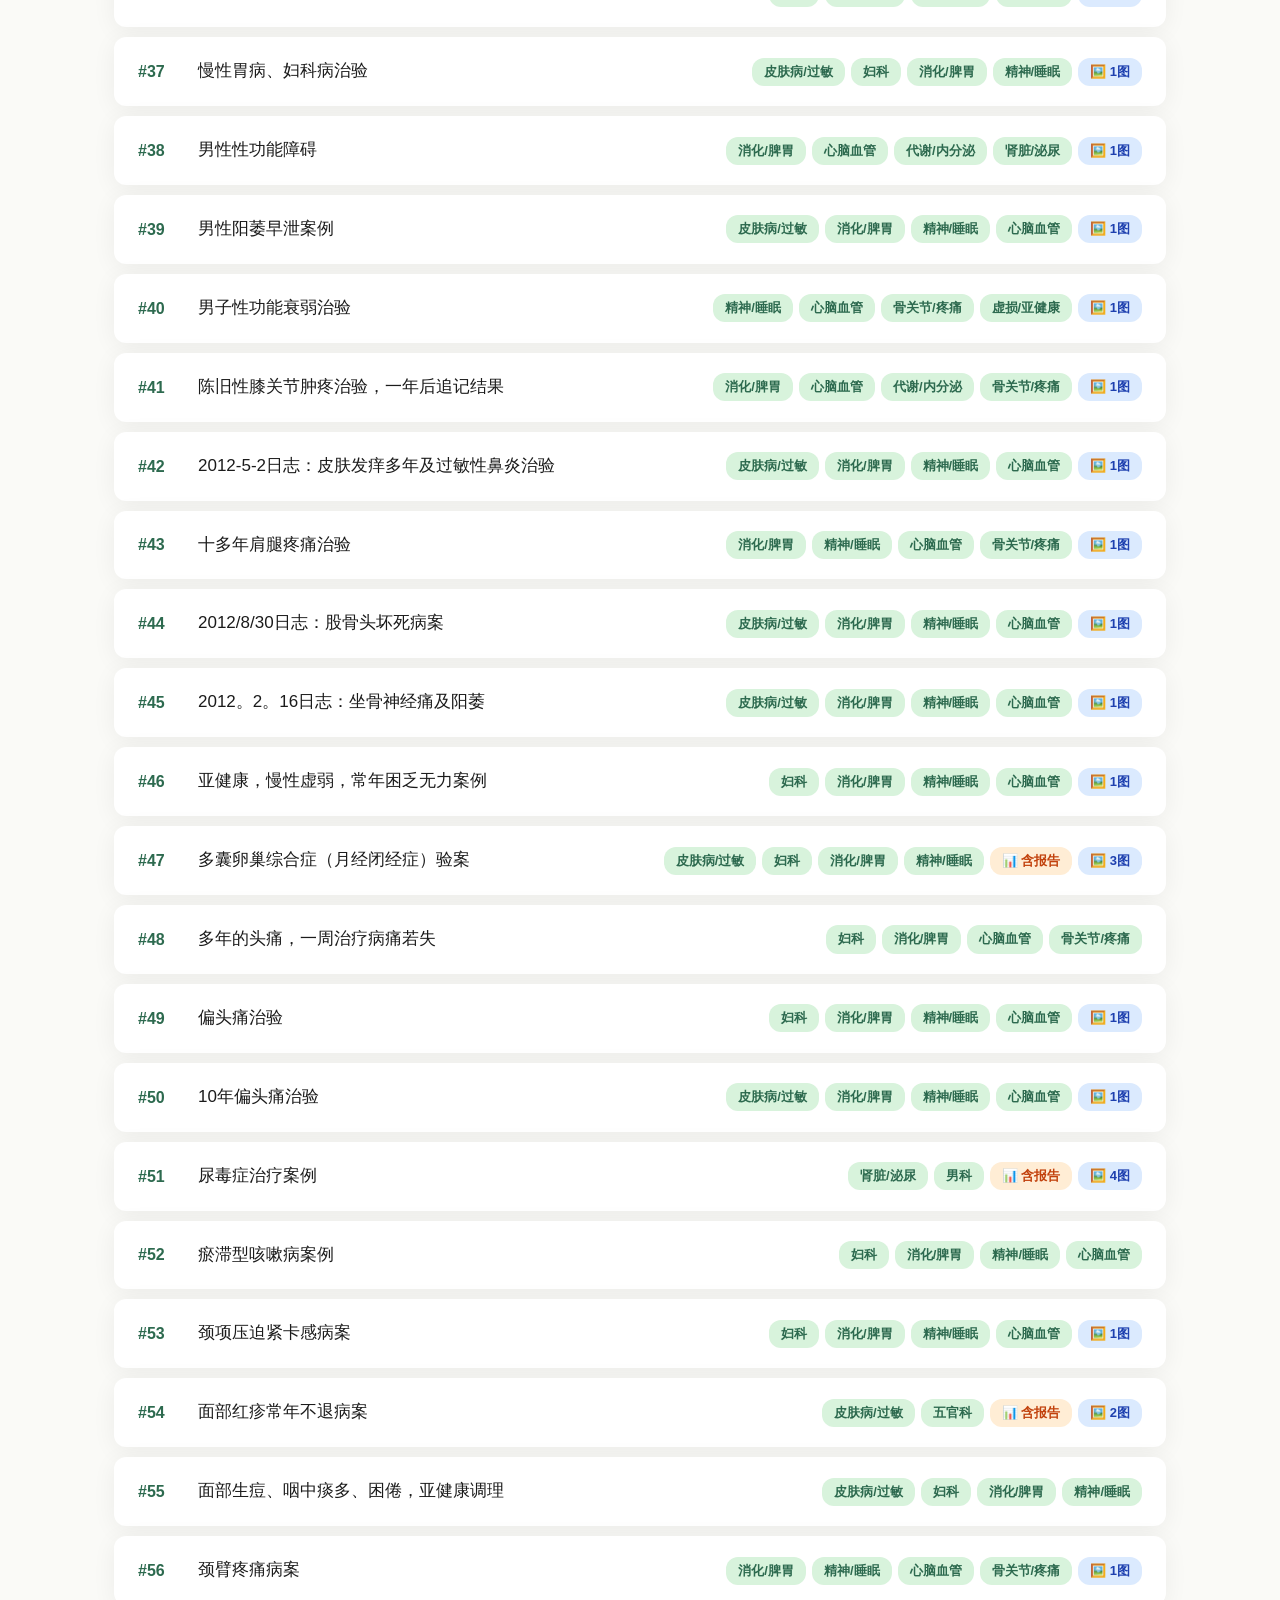
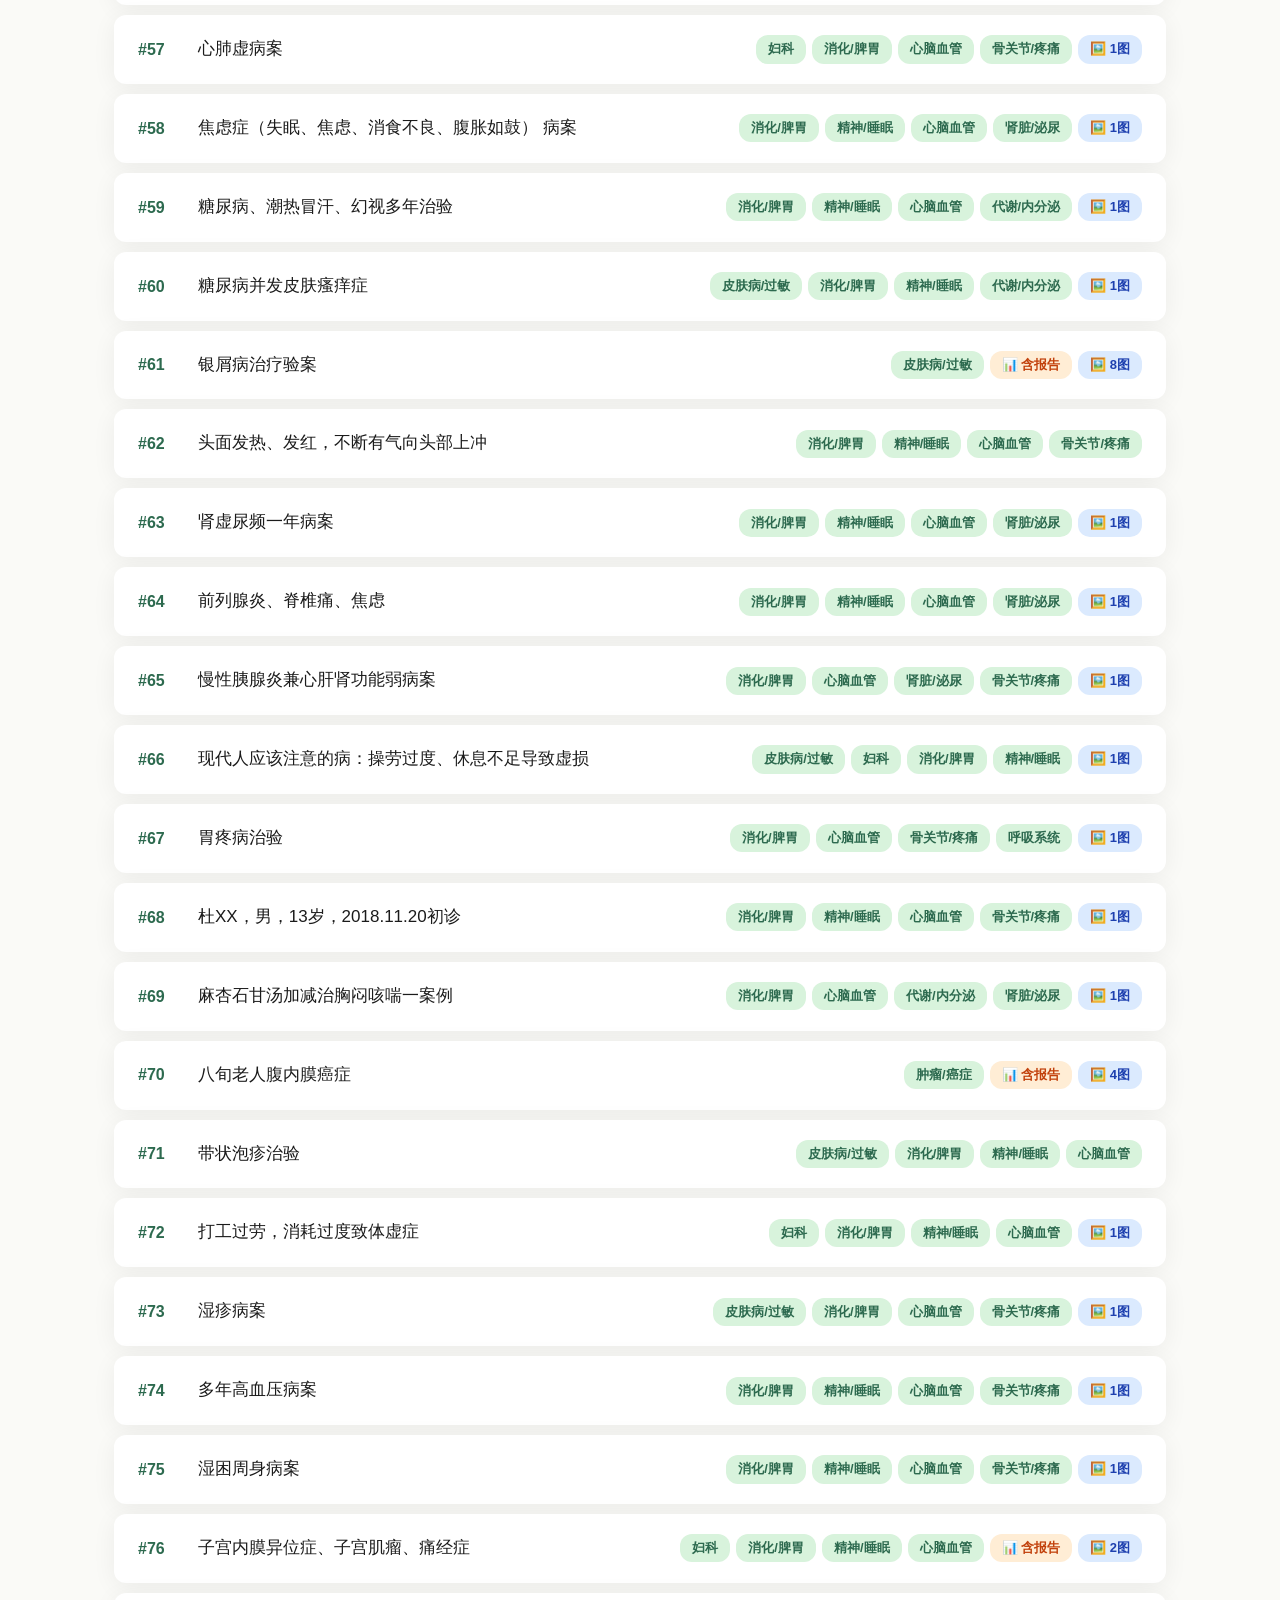
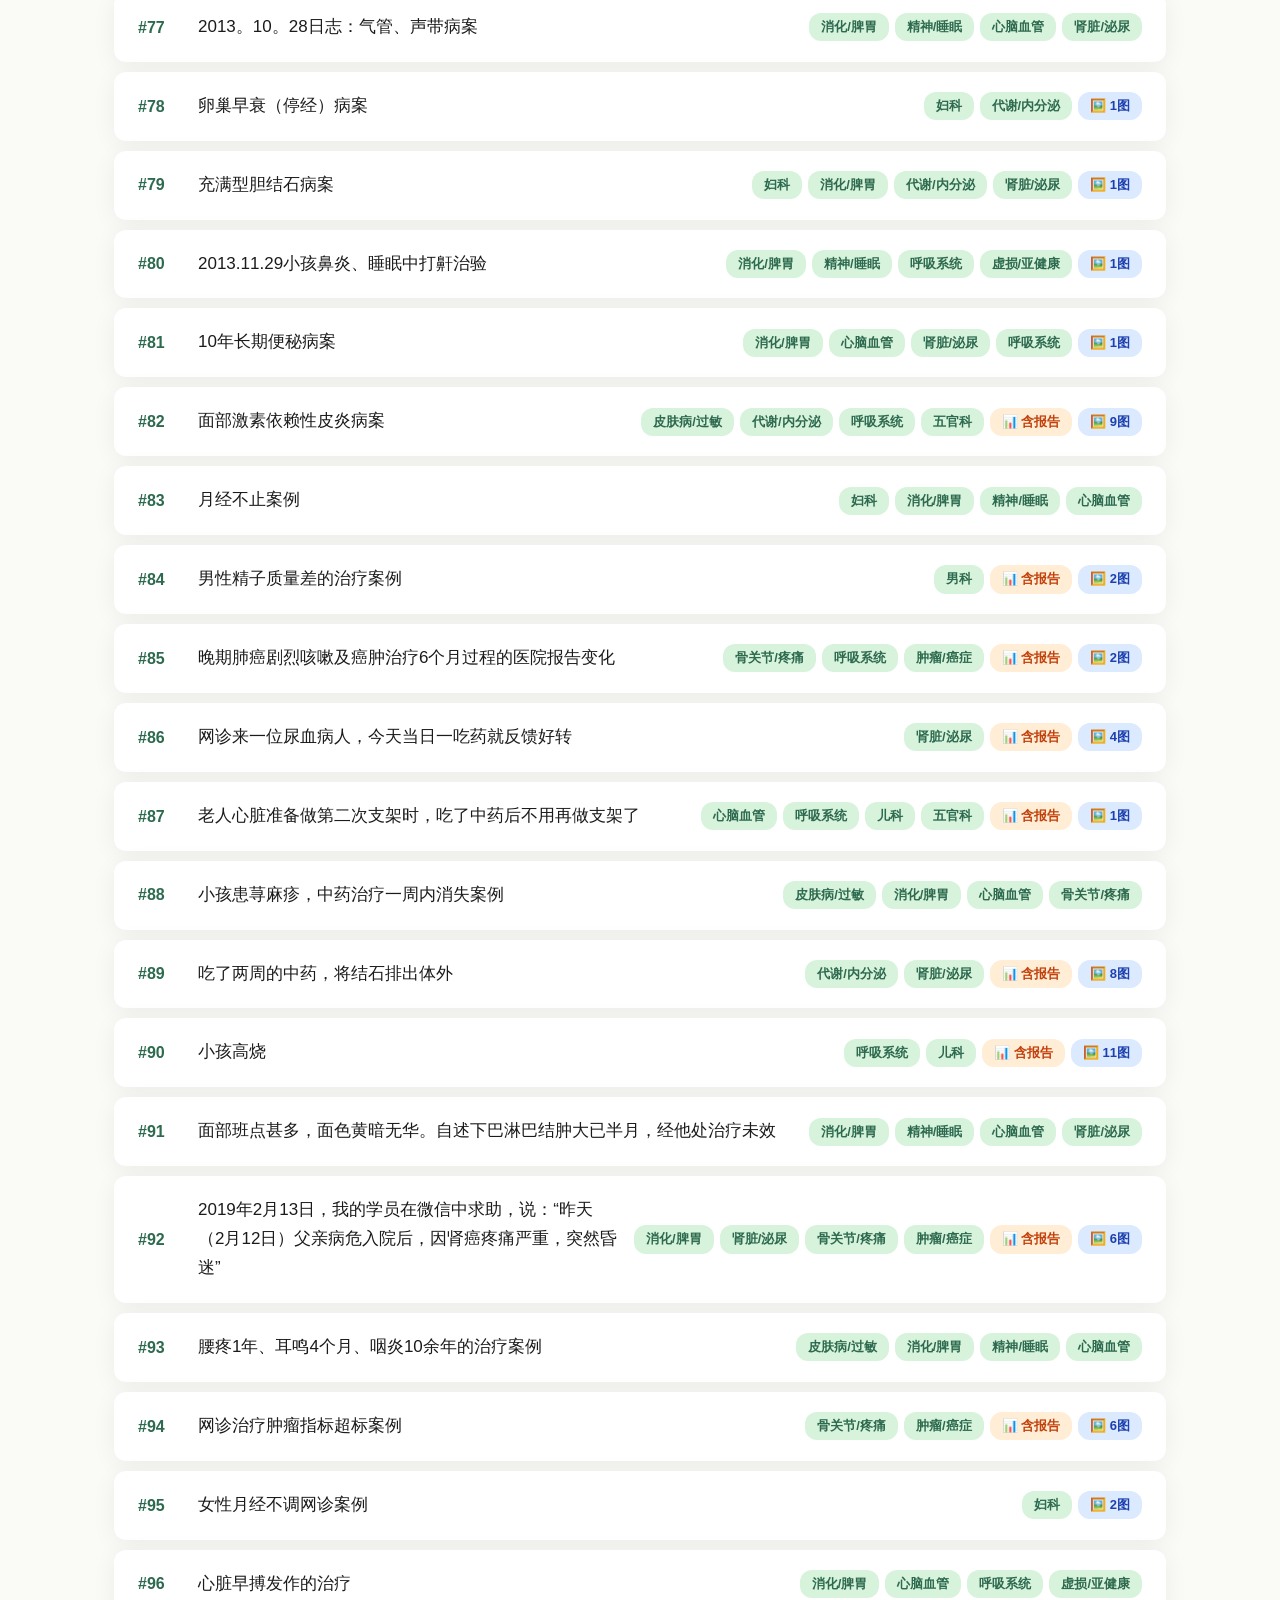
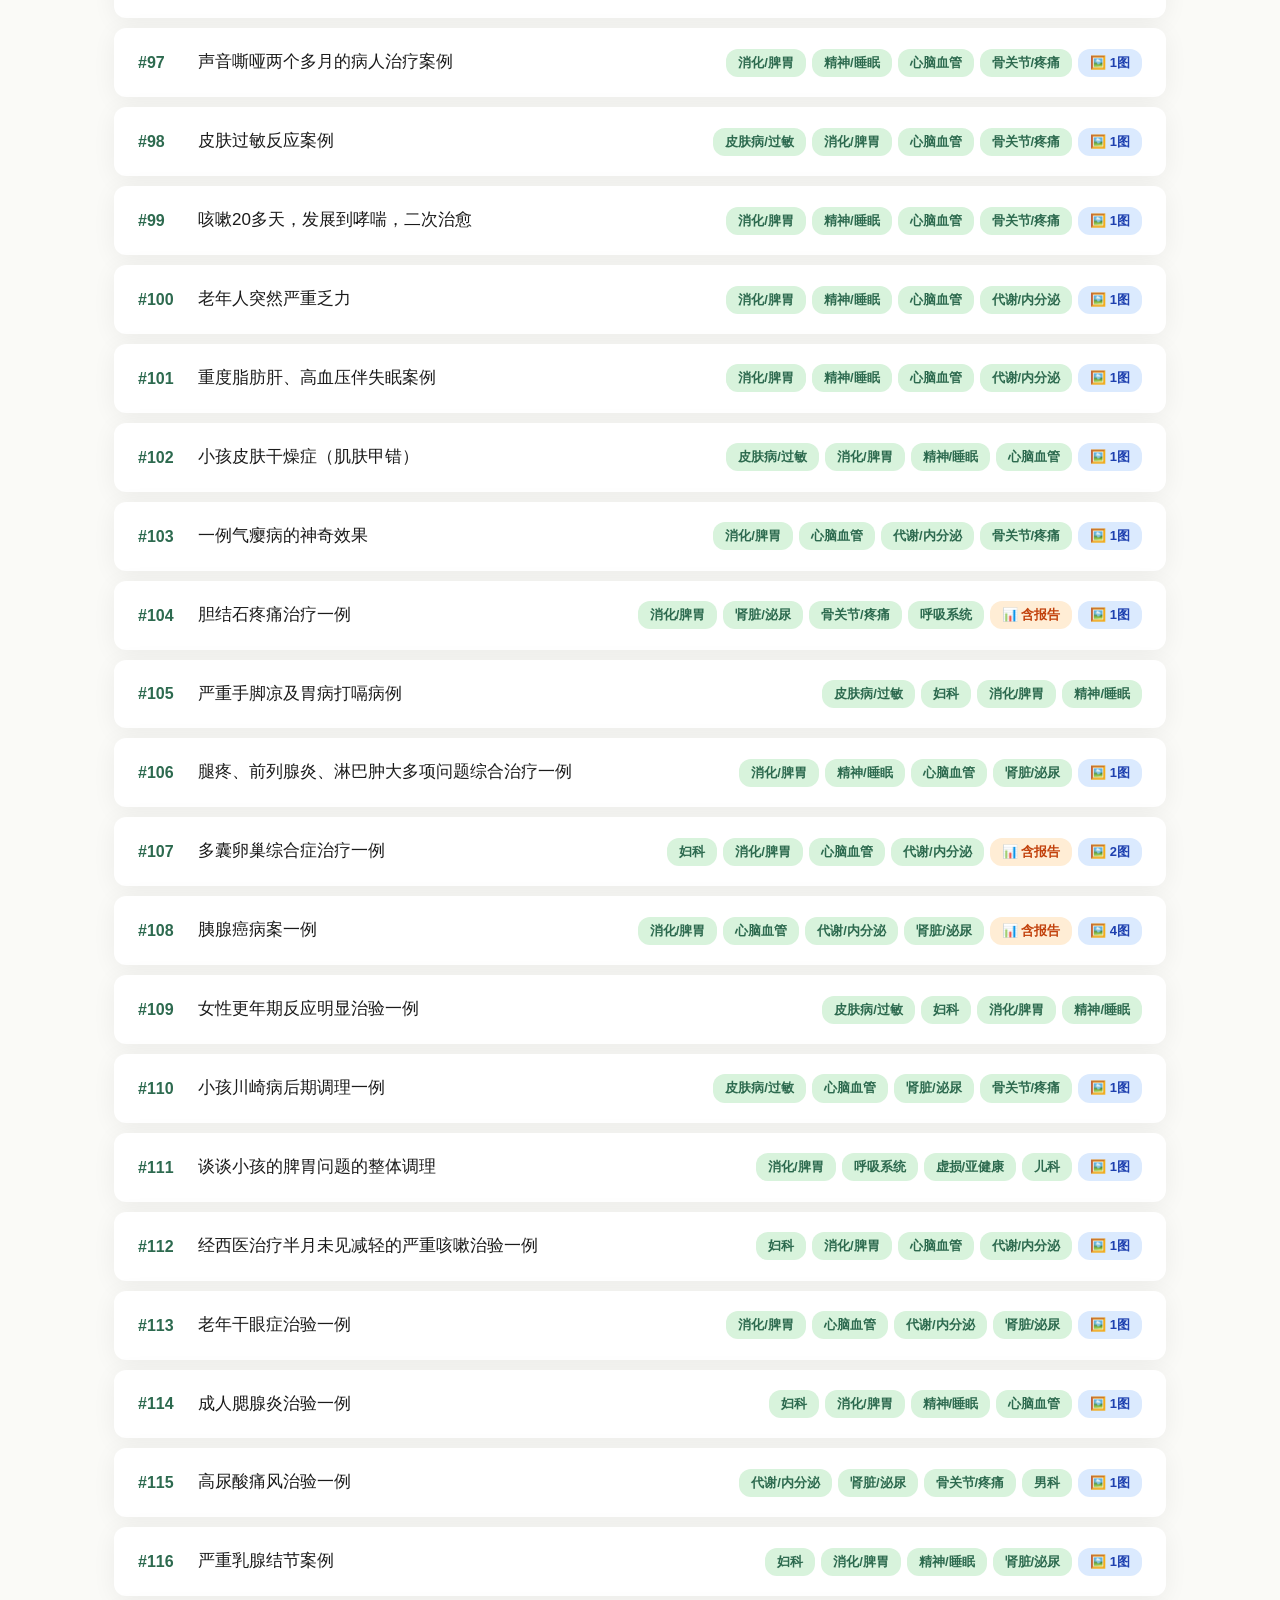
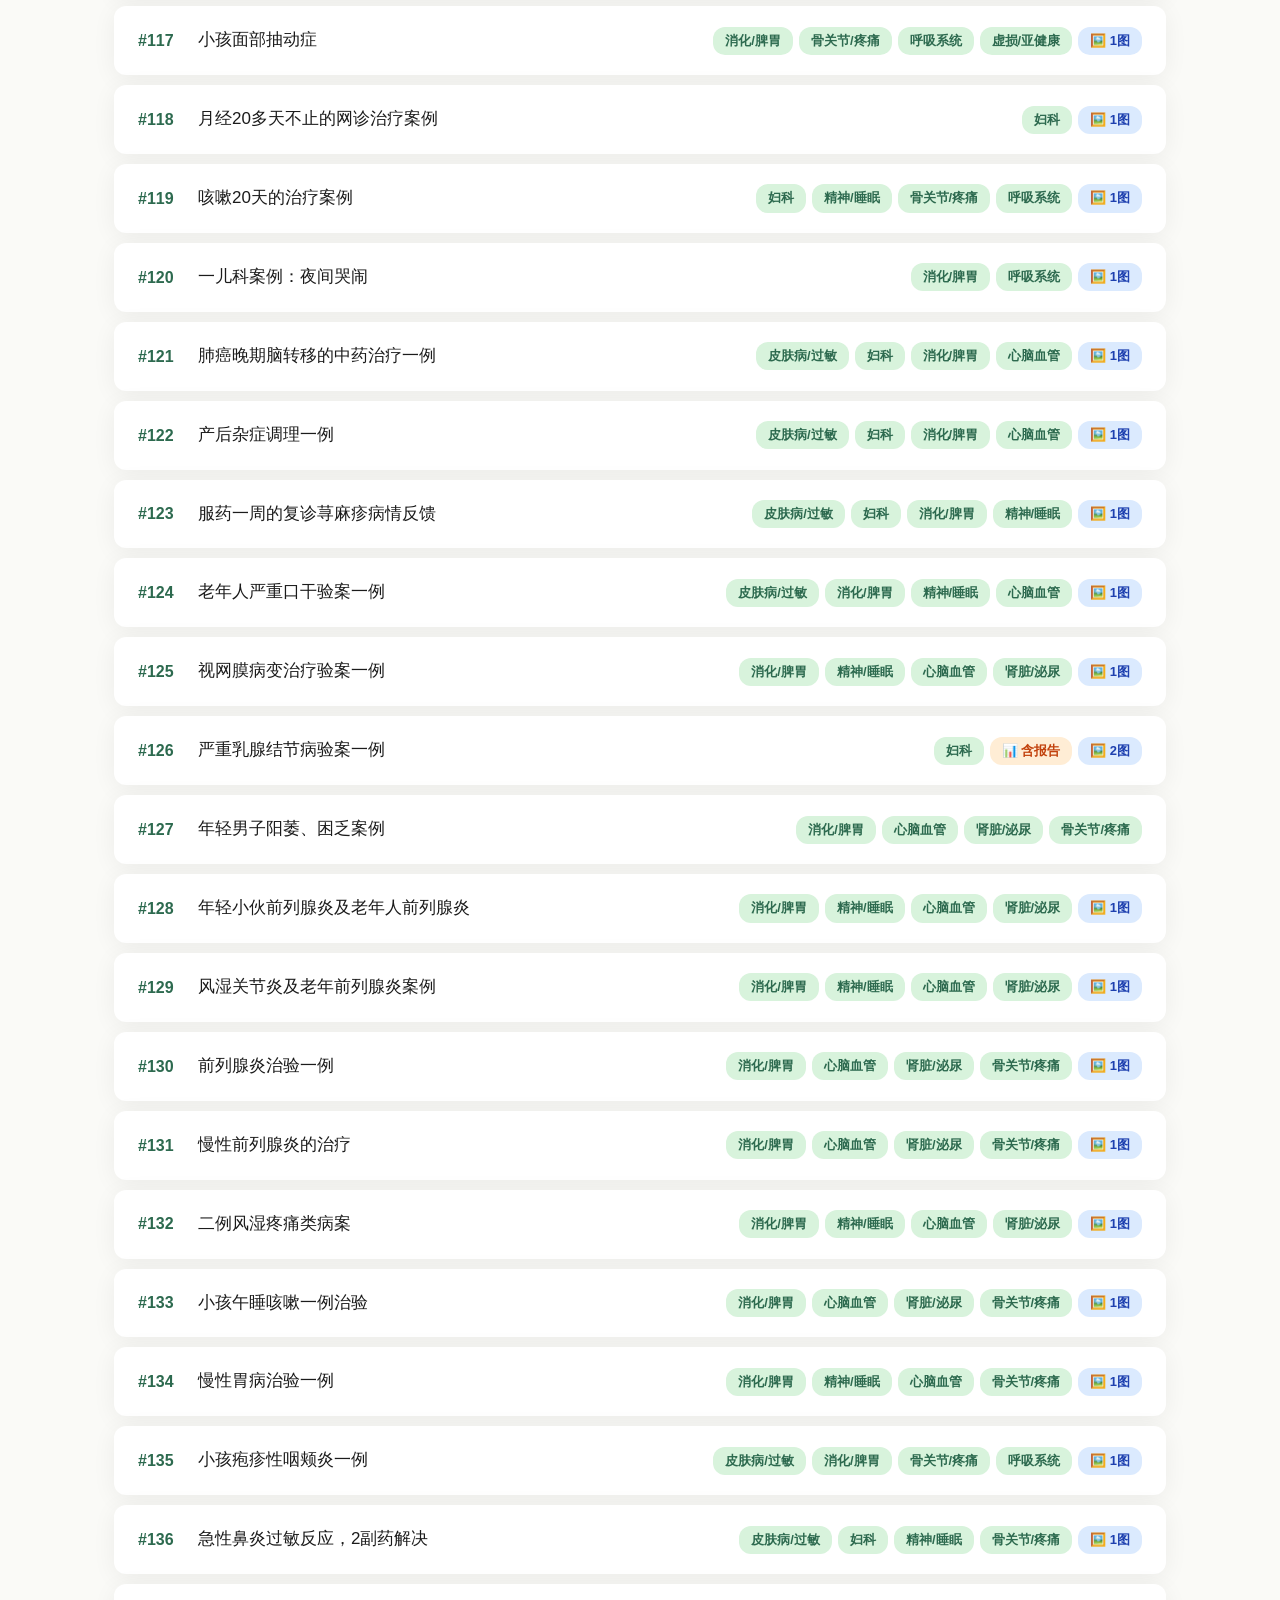
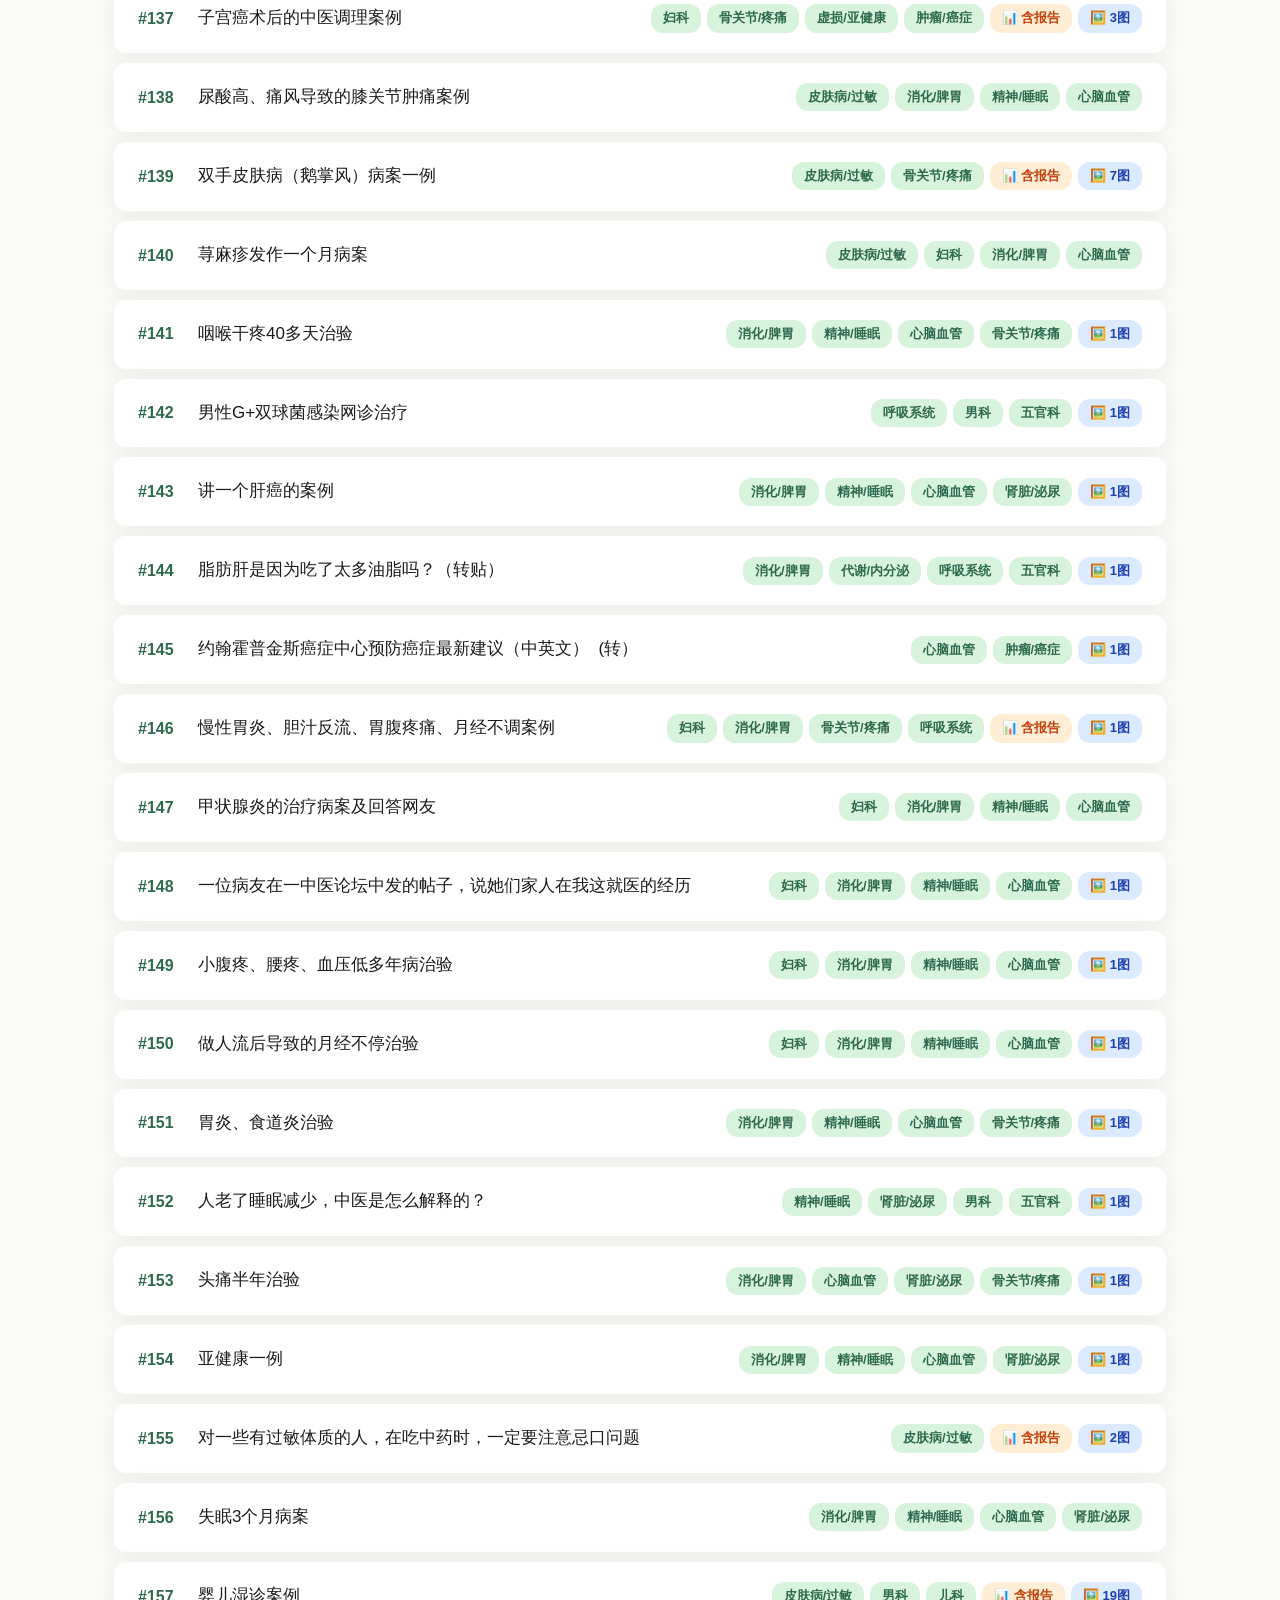
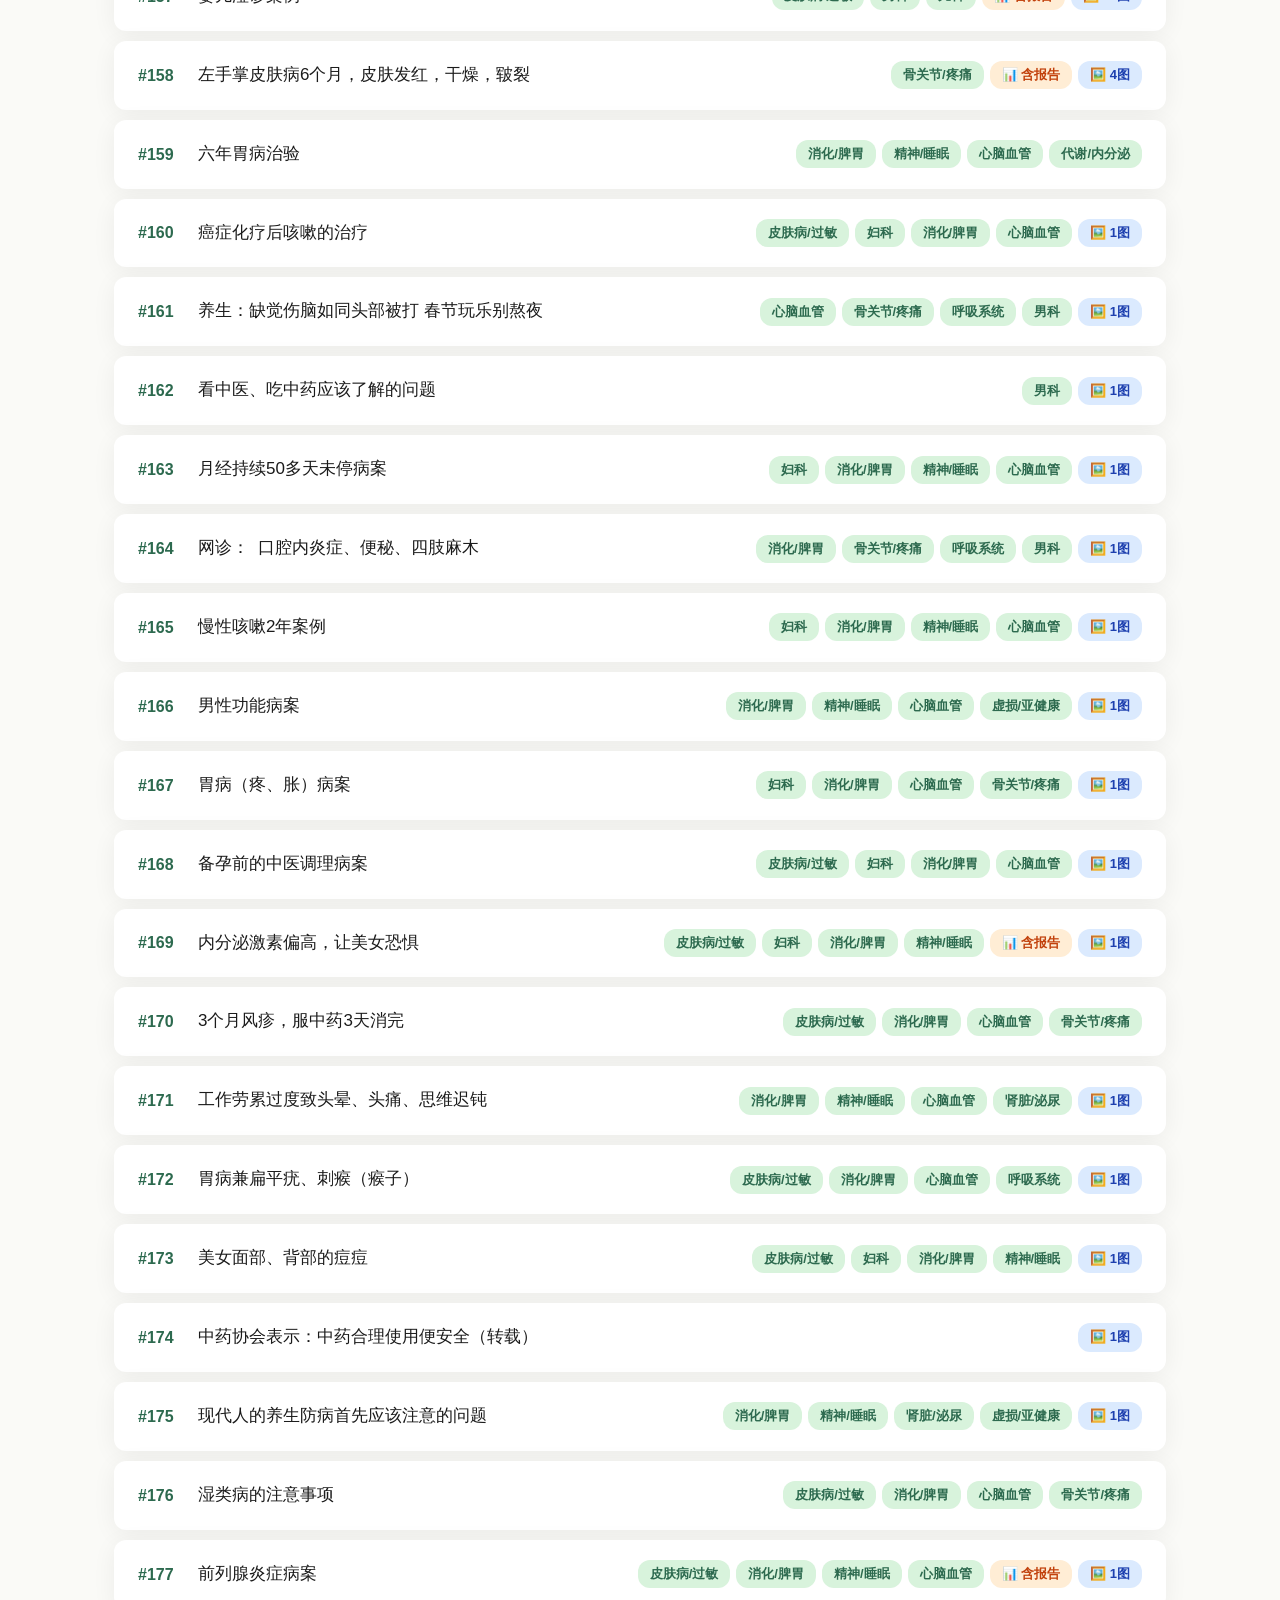
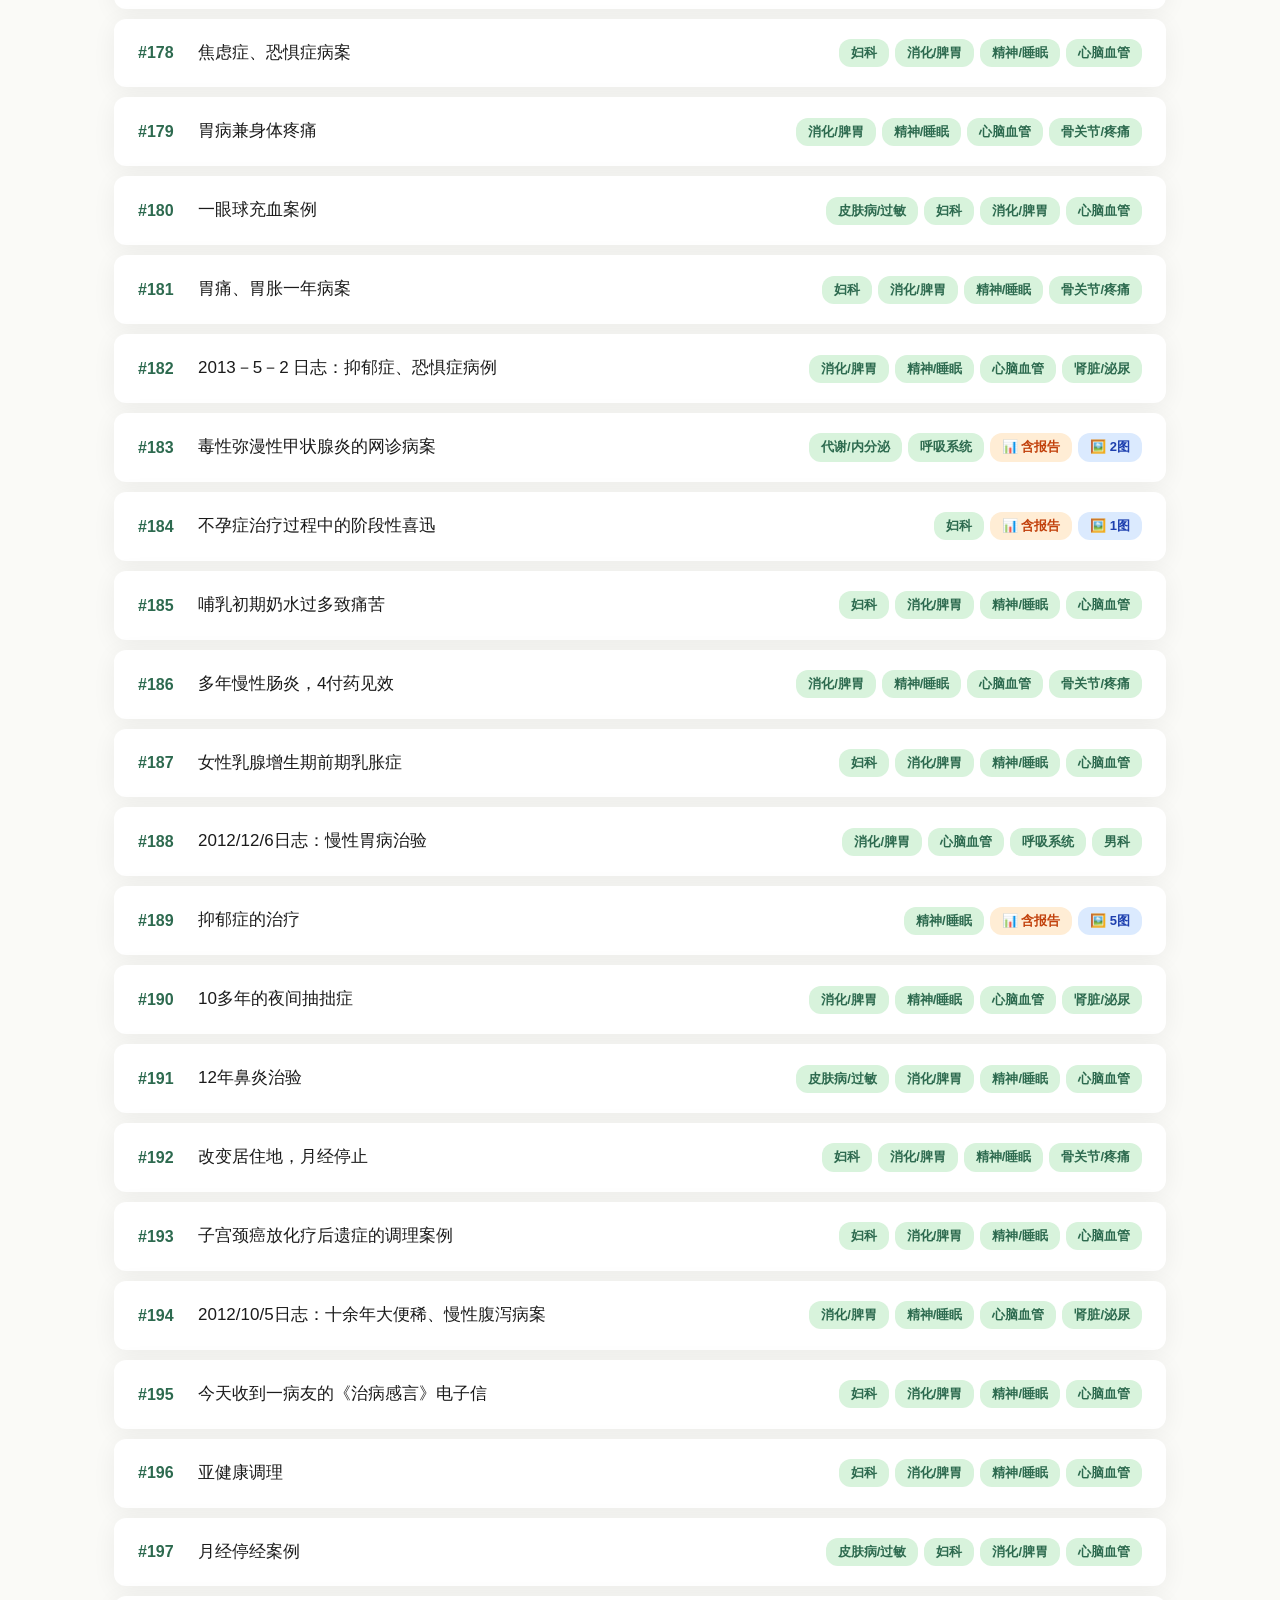
<file: cases.html>
﻿<!DOCTYPE html>
<html lang="zh-CN">
<head>
<meta charset="UTF-8">
<meta name="viewport" content="width=device-width, initial-scale=1.0">
<title>案例库 — 袁大夫中医健康咨询</title>
<link rel="stylesheet" href="styles.css">
</head>
<body>
<nav id="nav">
  <div class="nav-inner">
    <a href="index.html" class="logo">袁大夫 <span class="en">Dr. Yuan TCM</span></a>
    <div class="nav-links">
      <a href="index.html">首页</a>
      <a href="cases.html" class="active">案例库</a>
      <a href="about.html">关于</a>
      <a href="faq.html">常见问题</a>
      <a href="index.html#appointment" class="btn-nav">预约咨询</a>
      <button id="langToggle" onclick="toggleLang()" class="lang-btn">EN</button>
    </div>
  </div>
</nav>

<section class="cases-header">
  <h1 class="zh">📂 案例库</h1>
  <h1 class="en hidden">📂 Case Library</h1>
  <p class="zh">按疾病分类浏览数百篇真实临床案例 · 点击标题查看全文</p>
  <p class="en hidden">Browse hundreds of real clinical case records by condition · Click title to read full case</p>
</section>

<div class="cases-toolbar" id="toolbar">
  <input type="text" id="caseSearch" placeholder="搜索案例标题 / 输入病例号…" class="zh">
  <input type="text" id="caseSearchEn" placeholder="Search case title / enter case #..." class="en hidden">
  <select id="catFilter">
    <option value="" class="zh">全部疾病</option>
    <option value="" class="en hidden">All Categories</option>
  </select>
  <span id="resultCount" style="font-size:13px;color:var(--gray);white-space:nowrap"></span>
</div>

<div class="cases-list" id="casesList"></div>

<div id="caseDetail" style="display:none">
  <div class="case-detail">
    <a href="#" class="back-link" onclick="backToList();return false"><span class="zh">← 返回案例列表</span><span class="en hidden">← Back to Case List</span></a>
    <h1 id="detailTitle"></h1>
    <div class="case-meta" id="detailMeta"></div>
    <div class="case-body" id="detailBody"></div>
    <br>
    <a href="#" class="back-link" onclick="backToList();return false"><span class="zh">← 返回案例列表</span><span class="en hidden">← Back to Case List</span></a>
  </div>
</div>

<footer>
  <div class="footer-bottom">
    <p>© 2026 Dr. Yuan TCM Wellness. <span class="zh">本网站内容仅供健康咨询参考。</span></p>
  </div>
</footer>

<script src="data.js?v=2"></script>
<script src="script.js?v=3"></script>
</body>
</html>
</file>
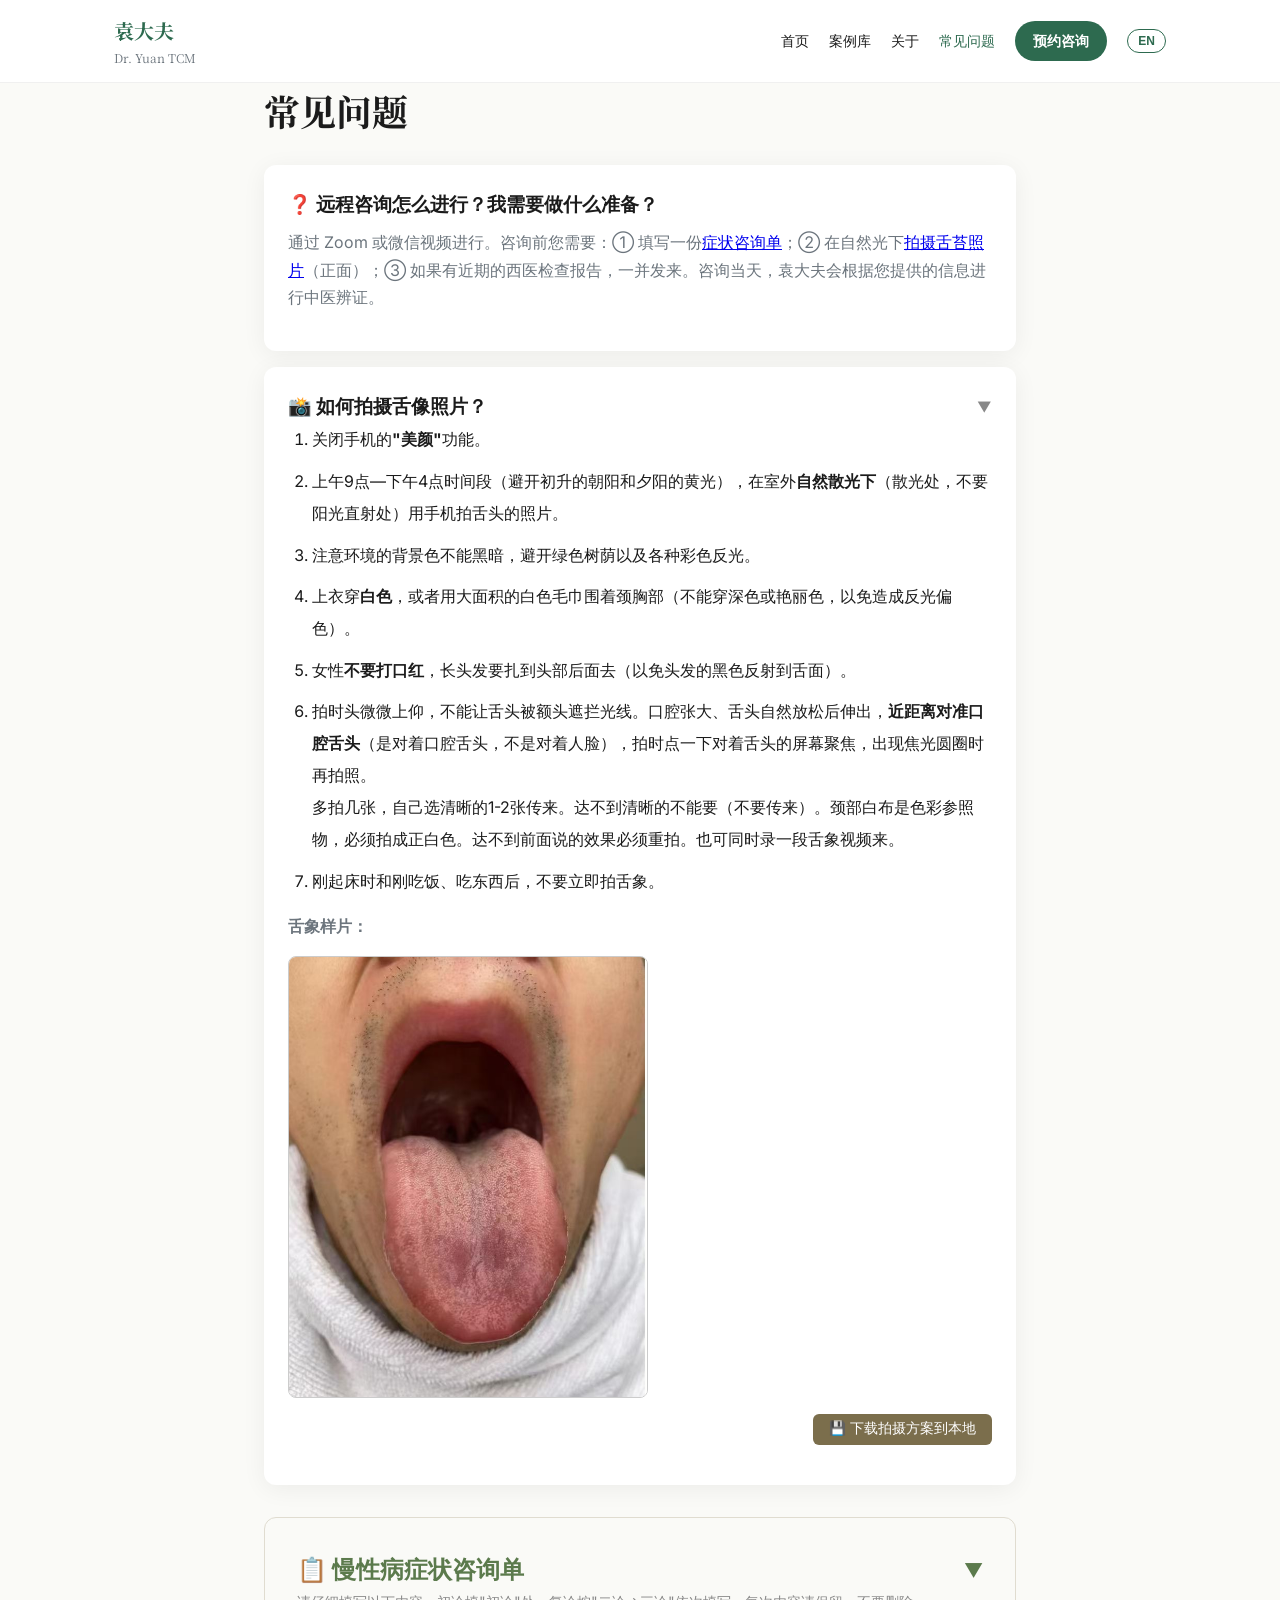
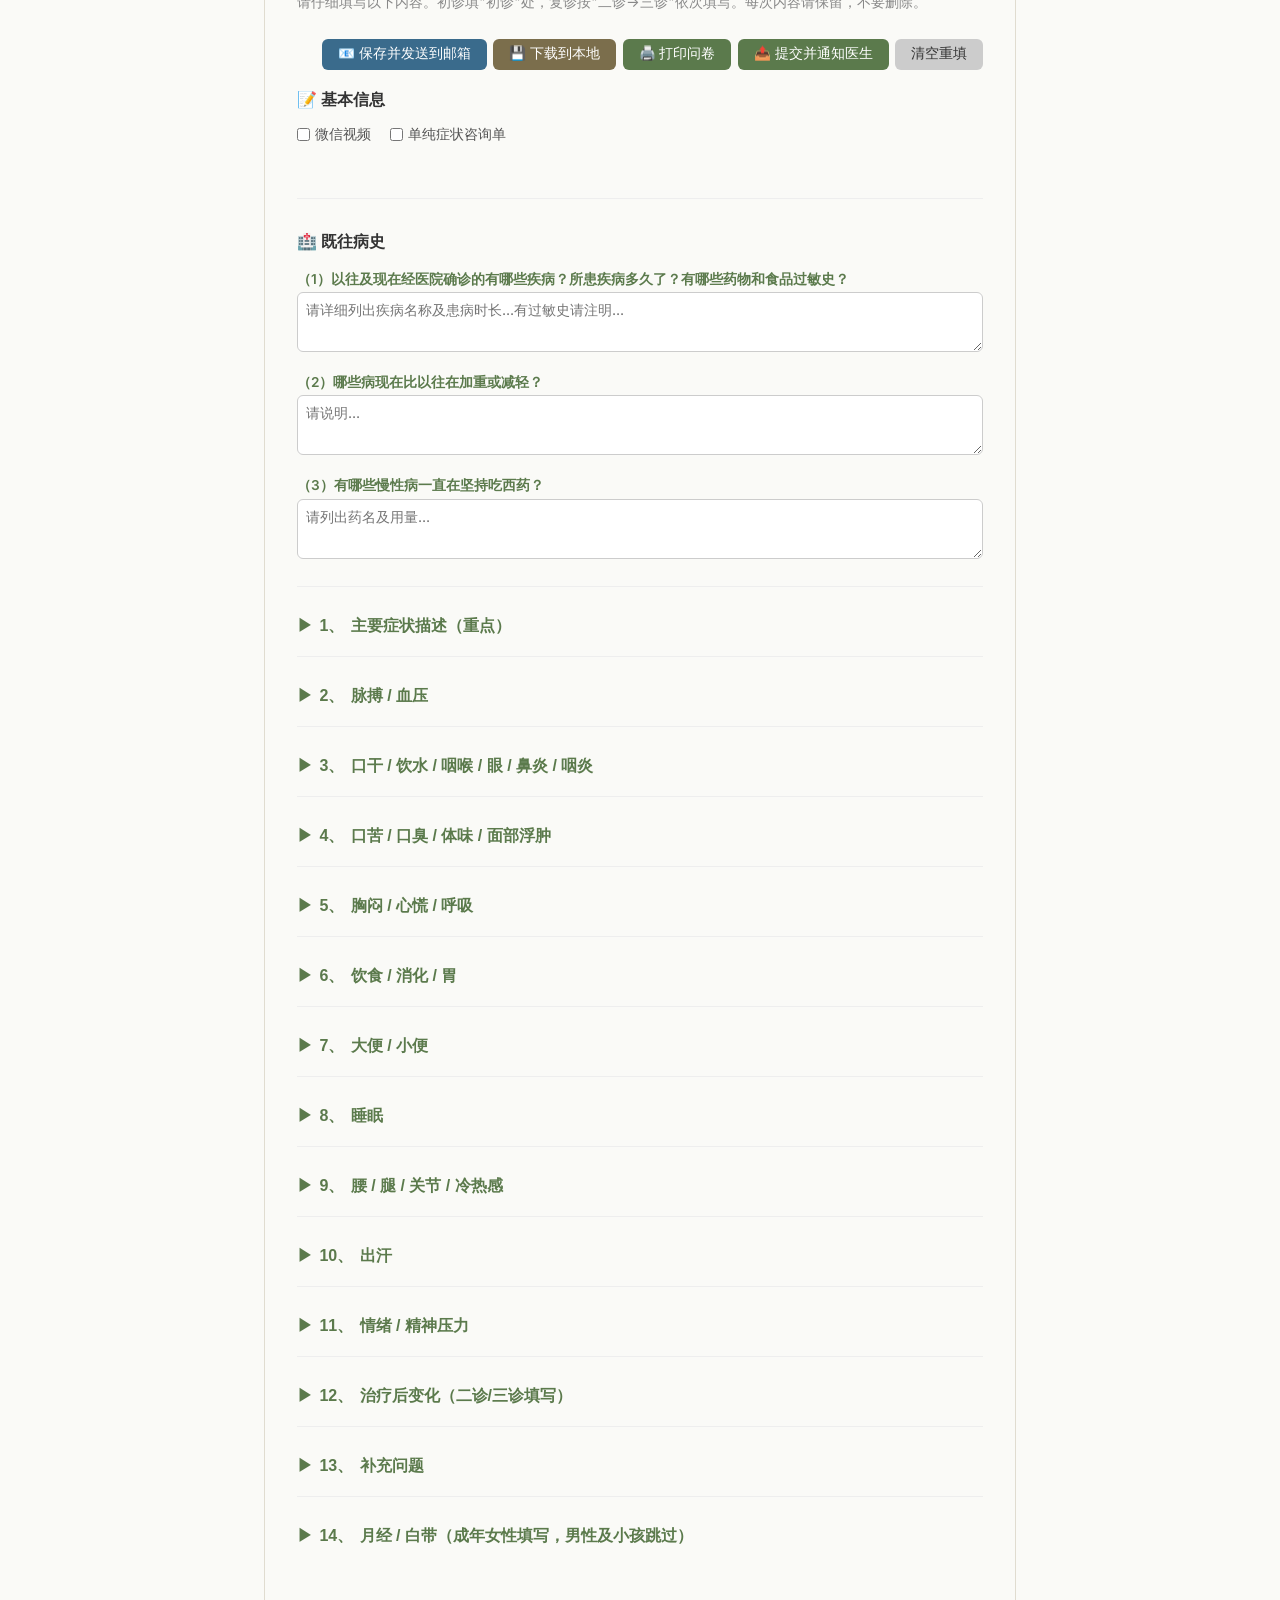
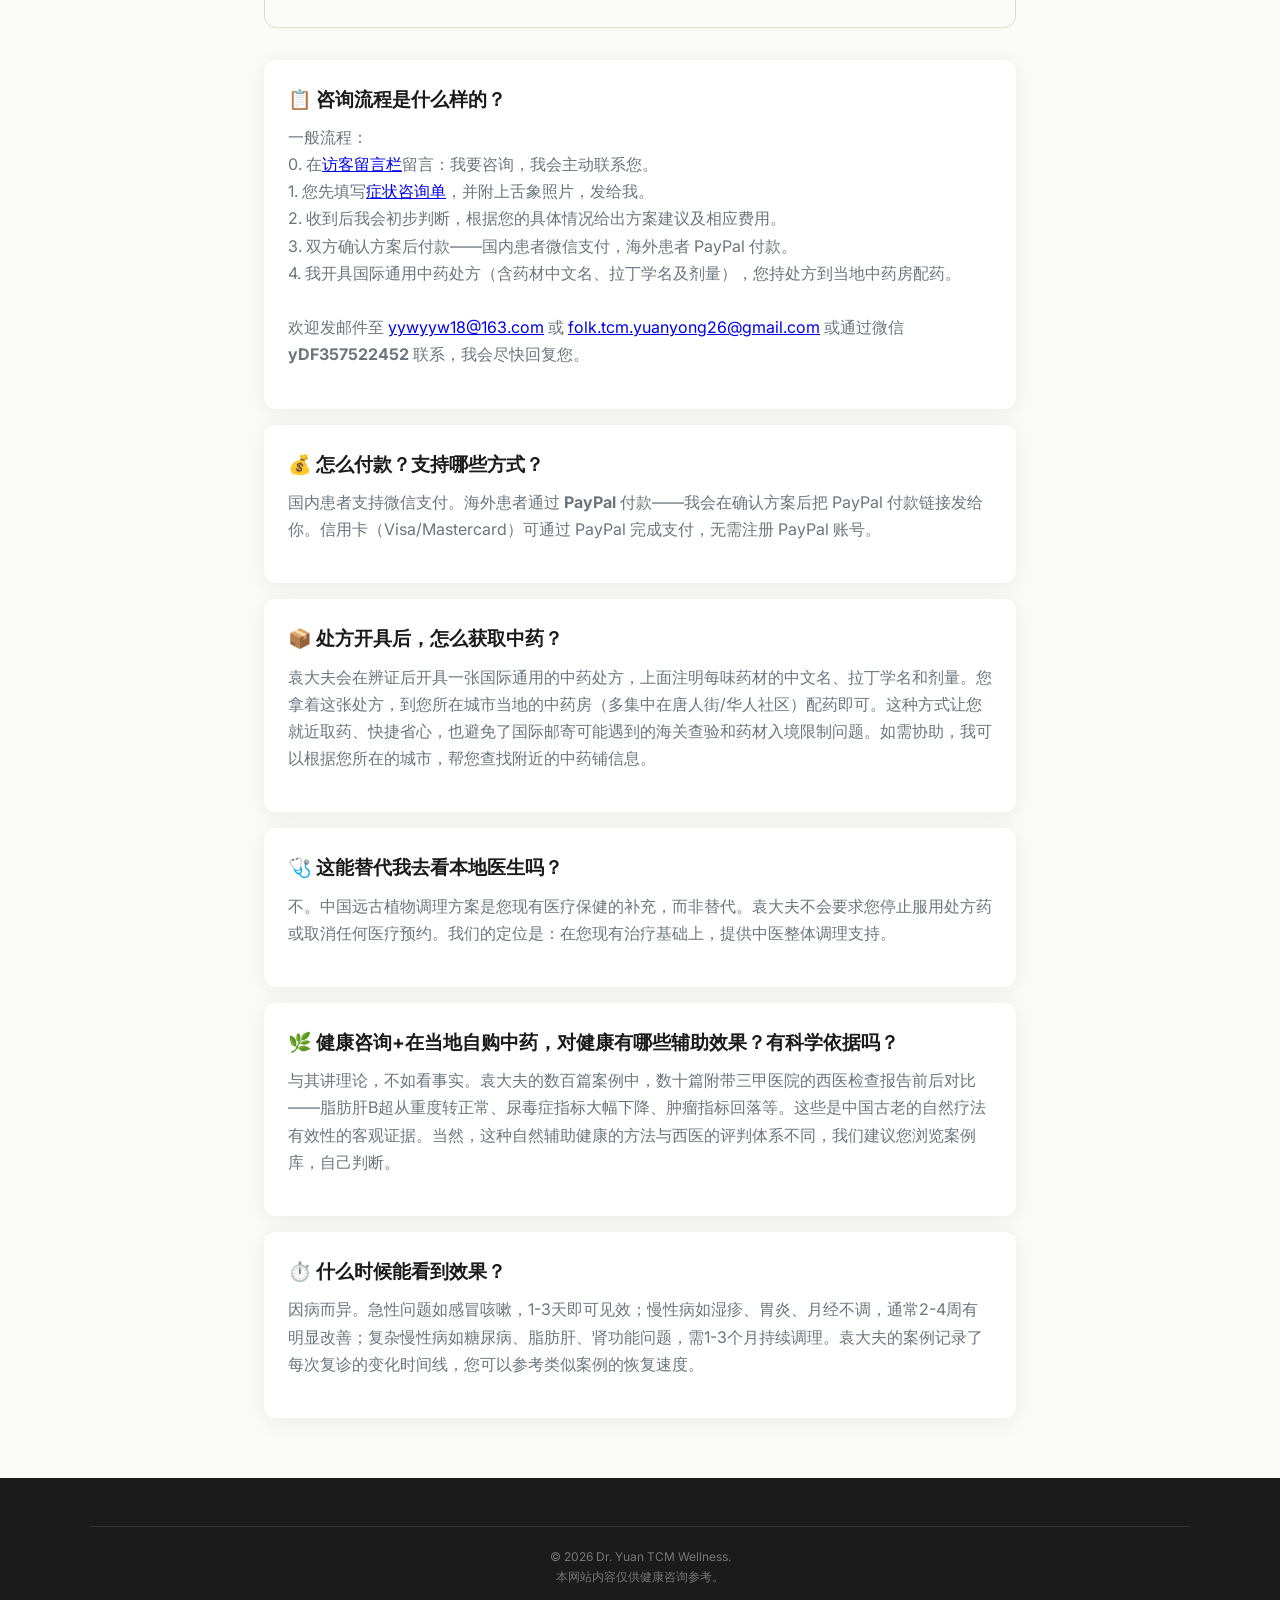
<file: faq.html>
﻿<!DOCTYPE html>
<html lang="zh-CN">
<head>
<meta charset="UTF-8">
<meta name="viewport" content="width=device-width, initial-scale=1.0">
<title>常见问题 — 袁大夫中医健康咨询</title>
<link rel="stylesheet" href="styles.css">
<link rel="preconnect" href="https://fonts.googleapis.com">
<link href="https://fonts.googleapis.com/css2?family=Noto+Serif+SC:wght@400;700&family=Inter:wght@400;600;700&display=swap" rel="stylesheet">
<style>
/* ── 症状咨询单样式 ── */
/* 舌像拍摄指南 */
#tongue-photo .q-header { display:flex; align-items:center; gap:.6rem; cursor:pointer; }
#tongue-photo .q-header h3 { margin:0; }
#tongue-photo .collapse-arrow { font-size:.9rem; color:#888; transition:transform .2s; }
#tongue-photo .collapse-arrow.collapsed { transform:rotate(-90deg); }
#tongue-content { transition:max-height .3s ease; overflow:hidden; }
#tongue-content.collapsed { max-height:0; }
.tongue-guide { line-height:2; padding-left:1.5rem; }
.tongue-guide li { margin-bottom:.6rem; }
.tongue-samples { margin-top:1rem; font-weight:600; color:#5b7a4c; }
.tongue-sample-img { margin:1rem 0; }
.tongue-sample-img img { max-width:360px; width:100%; border:1px solid #ccc; border-radius:8px; display:block; }
.questionnaire { max-width:900px; margin:2rem auto; background:#fafaf7; border:1px solid #e0dcd0; border-radius:12px; padding:2rem; }

/* ── 新咨询单通知横幅 ── */
#submission-banner { display:none; position:fixed; top:0; left:0; right:0; z-index:9999;
  background:linear-gradient(135deg,#fef3c7,#fde68a); border-bottom:3px solid #f59e0b;
  padding:14px 24px; text-align:center; font-size:1rem; box-shadow:0 2px 12px rgba(0,0,0,.15);
  animation:slideDown .4s ease; }
@keyframes slideDown { from{transform:translateY(-100%)} to{transform:translateY(0)} }
#submission-banner .banner-text { color:#92400e; font-weight:600; }
#submission-banner button { margin-left:16px; padding:5px 18px; background:#d97706;
  color:#fff; border:none; border-radius:6px; cursor:pointer; font-size:.9rem; }
#submission-banner button:hover { background:#b45309; }
.submission-toast { position:fixed; bottom:30px; right:30px; z-index:9998;
  background:#059669; color:#fff; padding:14px 24px; border-radius:10px;
  box-shadow:0 4px 16px rgba(0,0,0,.2); font-size:.95rem; display:none;
  animation:fadeInUp .4s ease; }
@keyframes fadeInUp { from{opacity:0;transform:translateY(20px)} to{opacity:1;transform:translateY(0)} }

.questionnaire h2 { font-size:1.5rem; color:#5b7a4c; margin-bottom:.3rem; }
.questionnaire .subtitle { color:#888; font-size:.9rem; margin-bottom:1.5rem; }
.q-block { margin-bottom:1.8rem; border-bottom:1px solid #eee; padding-bottom:1.2rem; }
.q-block:last-child { border-bottom:none; }
.q-block h4 { font-size:1rem; color:#333; margin:0 0 .6rem; font-weight:700; }
.q-block .q-num { color:#5b7a4c; }

/* 基础信息行 */
.info-row { display:flex; flex-wrap:wrap; gap:.6rem 1.2rem; margin-bottom:.5rem; }
.info-row label { font-size:.9rem; color:#555; white-space:nowrap; display:inline-flex; align-items:center; gap:.3rem; }
.info-row input[type="text"],
.info-row input[type="date"],
.info-row select { border:1px solid #ccc; border-radius:4px; padding:.3rem .5rem; font-size:.9rem; max-width:180px; }
.info-row select { max-width:200px; }

/* radio / checkbox 组 */
.options-row { display:flex; flex-wrap:wrap; gap:.4rem 1.2rem; margin-bottom:.4rem; }
.options-row label { font-size:.9rem; color:#444; display:inline-flex; align-items:center; gap:.3rem; cursor:pointer; }
.options-row input[type="checkbox"],
.options-row input[type="radio"] { accent-color:#5b7a4c; }

/* 问答题文本区 */
.text-group { margin-top:.5rem; }
.text-group .visit-label { font-size:.85rem; color:#5b7a4c; font-weight:600; margin:.4rem 0 .2rem; }
.text-group textarea { width:100%; border:1px solid #ccc; border-radius:6px; padding:.5rem; font-size:.9rem; resize:vertical; min-height:60px; font-family:inherit; }
.text-group textarea:focus { outline:none; border-color:#5b7a4c; box-shadow:0 0 0 2px rgba(91,122,76,.15); }

/* 提示文字 */
.q-hint { font-size:.82rem; color:#999; margin-bottom:.4rem; }

/* 折叠面板 */
.q-toggle { background:none; border:none; font-size:1rem; color:#5b7a4c; cursor:pointer; padding:0; font-weight:700; display:flex; align-items:center; gap:.4rem; }
.q-toggle:hover { text-decoration:underline; }
.q-toggle .arrow { transition:transform .2s; display:inline-block; }
.q-toggle.open .arrow { transform:rotate(90deg); }
.q-body { display:none; margin-top:.6rem; }
.q-body.show { display:block; }

/* 问卷整体折叠 */
.q-header { display:flex; align-items:center; justify-content:space-between; cursor:pointer; user-select:none; }
.q-header h2 { flex:1; margin:0; }
.q-header .collapse-arrow { font-size:1.2rem; color:#5b7a4c; transition:transform .3s; }
.q-header.collapsed .collapse-arrow { transform:rotate(-90deg); }
.q-content { overflow:hidden; transition:max-height .4s ease; max-height:9999px; }
.q-content.hidden { max-height:0; }
/* 问卷顶部操作 */
.q-actions { text-align:right; margin-bottom:1rem; display:flex; flex-wrap:wrap; justify-content:flex-end; gap:.4rem; }
.q-actions button { background:#5b7a4c; color:#fff; border:none; padding:.4rem 1rem; border-radius:6px; cursor:pointer; font-size:.85rem; }
.q-actions button:hover { opacity:.85; }
.q-actions .btn-reset { background:#ccc; color:#333; }
.q-actions .btn-send { background:#3a6b8c; }
.q-actions .btn-download { background:#7b6e4c; }

/* 舌像拍摄指南 */
</style>
</head>
<body>
<nav id="nav">
  <div class="nav-inner">
    <a href="index.html" class="logo">袁大夫 <span class="en">Dr. Yuan TCM</span></a>
    <div class="nav-links">
      <a href="index.html">首页</a>
      <a href="cases.html">案例库</a>
      <a href="about.html">关于</a>
      <a href="faq.html" class="active">常见问题</a>
      <a href="index.html#appointment" class="btn-nav">预约咨询</a>
      <button id="langToggle" onclick="toggleLang()" class="lang-btn">EN</button>
    </div>
  </div>
</nav>

<div class="page-content">
  <!-- ═══ 新咨询单通知横幅 ═══ -->
  <div id="submission-banner">
    <span class="banner-text">⚠️ 检测到有新的咨询单提交，请查看邮箱及 Telegram。</span>
    <button onclick="dismissBanner()">知道了 ✓</button>
  </div>


  <h1 class="zh">常见问题</h1>
  <h1 class="en hidden">Frequently Asked Questions</h1>

  <!-- FAQ 1: 远程咨询 — 已删除"侧面"，仅保留"正面" -->
  <div class="faq-item">
    <h3 class="zh">❓ 远程咨询怎么进行？我需要做什么准备？</h3>
    <h3 class="en hidden">❓ How does telehealth work? What do I need?</h3>
    <p class="zh">通过 Zoom 或微信视频进行。咨询前您需要：① 填写一份<a href="#symptom-questionnaire">症状咨询单</a>；② 在自然光下<a href="#tongue-photo">拍摄舌苔照片</a>（正面）；③ 如果有近期的西医检查报告，一并发来。咨询当天，袁大夫会根据您提供的信息进行中医辨证。</p>
    <p class="en hidden">Via Zoom or WeChat video. Before the session: ① complete the <a href="#symptom-questionnaire">intake questionnaire</a>; ② <a href="#tongue-photo">take tongue photos</a> in natural light (front); ③ send any recent lab reports. During the session, Dr. Yuan will perform TCM pattern differentiation and provide a personalized wellness plan.</p>
  </div>

  <!-- FAQ: 舌像拍摄 -->
  <div class="faq-item" id="tongue-photo">
    <div class="q-header" onclick="toggleTongueGuide()" title="点击折叠/展开">
      <h3 class="zh">📸 如何拍摄舌像照片？</h3>
      <h3 class="en hidden">📸 How to take tongue photos?</h3>
      <span class="collapse-arrow" id="tongue-arrow">▼</span>
    </div>
    <div id="tongue-content">
    <ol class="zh tongue-guide">
      <li>关闭手机的<strong>"美颜"</strong>功能。</li>
      <li>上午9点—下午4点时间段（避开初升的朝阳和夕阳的黄光），在室外<strong>自然散光下</strong>（散光处，不要阳光直射处）用手机拍舌头的照片。</li>
      <li>注意环境的背景色不能黑暗，避开绿色树荫以及各种彩色反光。</li>
      <li>上衣穿<strong>白色</strong>，或者用大面积的白色毛巾围着颈胸部（不能穿深色或艳丽色，以免造成反光偏色）。</li>
      <li>女性<strong>不要打口红</strong>，长头发要扎到头部后面去（以免头发的黑色反射到舌面）。</li>
      <li>拍时头微微上仰，不能让舌头被额头遮拦光线。口腔张大、舌头自然放松后伸出，<strong>近距离对准口腔舌头</strong>（是对着口腔舌头，不是对着人脸），拍时点一下对着舌头的屏幕聚焦，出现焦光圆圈时再拍照。<br>多拍几张，自己选清晰的1-2张传来。达不到清晰的不能要（不要传来）。颈部白布是色彩参照物，必须拍成正白色。达不到前面说的效果必须重拍。也可同时录一段舌象视频来。</li>
      <li>刚起床时和刚吃饭、吃东西后，不要立即拍舌象。</li>
    </ol>
    <p class="zh tongue-samples">舌象样片：</p>
    <div class="zh tongue-sample-img"><img src="images/tongue-sample.jpg" alt="舌象样片"></div>
    <div class="zh q-actions" style="margin-top:1rem;">
      <button class="btn-download" onclick="downloadTongueGuide()">💾 下载拍摄方案到本地</button>
      <button class="btn-download en hidden" onclick="downloadTongueGuide()">💾 Download Tongue Guide</button>
    </div>
    <ol class="en hidden tongue-guide">
      <li>Turn off your phone's <strong>beauty filter</strong>.</li>
      <li>Take photos between <strong>9 AM – 4 PM</strong> (avoid sunrise/sunset yellow light). Shoot outdoors under <strong>natural diffused light</strong> (shaded area, no direct sunlight).</li>
      <li>Avoid dark backgrounds, green tree shade, and any colored reflections.</li>
      <li>Wear <strong>white</strong> clothing, or cover your neck/chest with a large white towel (no dark or bright colors, to prevent color cast).</li>
      <li>Women: <strong>no lipstick</strong>. Long hair should be tied back (to avoid black reflections on the tongue).</li>
      <li>Tilt your head slightly up so the forehead doesn't cast a shadow on the tongue. Open mouth wide, extend the tongue naturally and relaxed. <strong>Aim the camera at the tongue inside the mouth</strong> (not the face). Tap the screen to focus on the tongue — wait for the focus circle before shooting.<br>Take multiple shots, pick 1-2 clearest ones. Blurry photos will not be accepted. The white cloth around your neck serves as a color reference and must appear pure white in the photo. Reshoot if needed. You may also record a short tongue video.</li>
      <li>Do not photograph the tongue immediately after waking up, or right after eating/drinking.</li>
    </ol>
    <p class="en hidden tongue-samples">Sample tongue photos:</p>
    </div>
  </div>

  <!-- ═══════ 症状咨询单 ═══════ -->
  <div class="questionnaire" id="symptom-questionnaire">
    <div class="q-header" onclick="toggleQuestionnaire()" title="点击折叠/展开">
      <h2>📋 慢性病症状咨询单</h2>
      <h2 class="en hidden">📋 Chronic Condition Symptom Questionnaire</h2>
      <span class="collapse-arrow">▼</span>
    </div>
    <p class="subtitle en hidden">Please fill in carefully. First visit: fill the &quot;Initial Visit&quot; fields. Follow-ups: fill &quot;2nd Visit → 3rd Visit&quot; in order. Keep all previous entries — do not delete.</p>
    <p class="subtitle">请仔细填写以下内容。初诊填"初诊"处，复诊按"二诊→三诊"依次填写。每次内容请保留，不要删除。</p>

    <div class="q-actions">
      <button class="btn-send" onclick="sendToEmail()">📧 保存并发送到邮箱</button>
      <button class="btn-send en hidden" onclick="sendToEmail()">📧 Save &amp; Email</button>
      <button class="btn-download" onclick="downloadQuestionnaire()">💾 下载到本地</button>
      <button class="btn-download en hidden" onclick="downloadQuestionnaire()">💾 Download to Computer</button>
      <button onclick="window.print()">🖨️ 打印问卷</button>
      <button class="en hidden" onclick="window.print()">🖨️ Print</button>
      <button class="btn-submit" onclick="submitAndNotify()">📤 提交并通知医生</button>
      <button class="btn-submit en hidden" onclick="submitAndNotify()">📤 Submit &amp; Notify</button>
      <button class="btn-reset" onclick="resetQuestionnaire()">清空重填</button>
      <button class="btn-reset en hidden" onclick="resetQuestionnaire()">Reset All</button>
    </div>

    <div class="q-content">
    <!-- ═══ 基础信息 ═══ -->

    <div class="q-block">
      <h4>📝 基本信息</h4>
      <h4 class="en hidden">📝 Basic Information</h4>
      <div class="info-row">
        <label class="en hidden">Last Visit <input type="date" id="last-visit-date"></label>
        <label><input type="checkbox" id="wechat-video"> 微信视频</label>
        <label class="en hidden"><input type="checkbox" id="wechat-video-en"> WeChat Video</label>
        <label><input type="checkbox" id="questionnaire-only"> 单纯症状咨询单</label>
        <label class="en hidden"><input type="checkbox" id="questionnaire-only-en"> Questionnaire Only</label>
        <label class="en hidden">This Visit <input type="date" id="current-visit-date"></label>
      </div>
      <div class="info-row">
        <label class="en hidden">Name <input type="text" id="name" placeholder="姓名"></label>
        <label class="en hidden">Gender
          <select id="gender"><option value="">请选择</option><option>男</option><option>女</option></select>
        </label>
        <label class="en hidden">Age <input type="text" id="age" size="4" placeholder="岁"></label>
        <label class="en hidden">Occupation <input type="text" id="occupation" placeholder="职业"></label>
      </div>
      <div class="info-row">
        <label class="en hidden">Body Type
          <select id="body-type"><option value="">请选择</option><option>胖</option><option>瘦</option><option>一般</option></select>
        </label>
        <label class="en hidden">Ethnicity
          <select id="ethnicity">
            <option value="">请选择</option>
            <optgroup label="亚洲">
              <option>汉族/华人</option><option>日本人</option><option>韩国人</option>
              <option>印度人</option><option>越南人</option><option>泰国人</option>
              <option>菲律宾人</option><option>马来人</option><option>印尼人</option>
              <option>蒙古人</option><option>藏族</option><option>维吾尔族</option>
              <option>其他亚洲</option>
            </optgroup>
            <optgroup label="欧洲">
              <option>白种人/高加索人 (Caucasian)</option><option>西班牙裔/拉丁裔 (Hispanic/Latino)</option>
              <option>其他欧洲</option>
            </optgroup>
            <optgroup label="非洲">
              <option>非裔/黑人 (African/Black)</option><option>北非/阿拉伯</option><option>其他非洲</option>
            </optgroup>
            <optgroup label="其他">
              <option>中东</option><option>太平洋岛民</option><option>原住民</option><option>混血</option><option>其他</option>
            </optgroup>
          </select>
        </label>
        <label class="en hidden">Language
          <select id="language">
            <option value="">请选择</option>
            <option>English (英语)</option>
            <option>中文 (Chinese) — 普通话</option>
            <option>中文 (Chinese) — 粤语</option>
            <option>Español (Spanish / 西班牙语)</option>
            <option>Français (French / 法语)</option>
            <option>Deutsch (German / 德语)</option>
            <option>日本語 (Japanese / 日语)</option>
            <option>한국어 (Korean / 韩语)</option>
            <option>Português (Portuguese / 葡萄牙语)</option>
            <option>العربية (Arabic / 阿拉伯语)</option>
            <option>Русский (Russian / 俄语)</option>
            <option>Italiano (Italian / 意大利语)</option>
            <option>Nederlands (Dutch / 荷兰语)</option>
            <option>Svenska (Swedish / 瑞典语)</option>
            <option>Norsk (Norwegian / 挪威语)</option>
            <option>Dansk (Danish / 丹麦语)</option>
            <option>Suomi (Finnish / 芬兰语)</option>
            <option>Polski (Polish / 波兰语)</option>
            <option>Türkçe (Turkish / 土耳其语)</option>
            <option>हिन्दी (Hindi / 印地语)</option>
            <option>ภาษาไทย (Thai / 泰语)</option>
            <option>Tiếng Việt (Vietnamese / 越南语)</option>
            <option>Bahasa Indonesia (印尼语)</option>
            <option>Bahasa Melayu (马来语)</option>
            <option>עברית (Hebrew / 希伯来语)</option>
            <option>Ελληνικά (Greek / 希腊语)</option>
            <option>Other / 其他</option>
          </select>
        </label>
      </div>
      <div class="info-row">
        <label class="en hidden">Region (last 12 months) <input type="text" id="region" placeholder="城市/国家"></label>
        <label class="en hidden">Phone <input type="text" id="phone" placeholder="电话"></label>
      </div>
    </div>

    <!-- ═══ 病史 ═══ -->
    <div class="q-block">
      <h4>🏥 既往病史</h4>
      <h4 class="en hidden">🏥 Medical History</h4>
      <div class="text-group">
        <span class="visit-label">（1）以往及现在经医院确诊的有哪些疾病？所患疾病多久了？有哪些药物和食品过敏史？</span>
        <span class="visit-label en hidden">(1) What conditions have been diagnosed by a doctor (past and present)? How long have you had them? Any drug or food allergies?</span>
        <textarea placeholder="请详细列出疾病名称及患病时长...有过敏史请注明..."></textarea>
      </div>
      <div class="text-group">
        <span class="visit-label">（2）哪些病现在比以往在加重或减轻？</span>
        <span class="visit-label en hidden">(2) Which conditions are getting worse or better compared to before?</span>
        <textarea placeholder="请说明..."></textarea>
      </div>
      <div class="text-group">
        <span class="visit-label">（3）有哪些慢性病一直在坚持吃西药？</span>
        <span class="visit-label en hidden">(3) Which chronic conditions are you taking Western medication for? Please list drug names and dosages.</span>
        <textarea placeholder="请列出药名及用量..."></textarea>
      </div>
    </div>

    <!-- ═══ Q1 ═══ -->
    <div class="q-block" id="q1">
      <button class="q-toggle" onclick="toggleQ(this)"><span class="arrow">▶</span> <span class="q-num">1、</span>主要症状描述（重点）<span class="en hidden"> · Main Symptoms (Important)</span></button>
      <div class="q-body">
        <p class="q-hint">描述你现在感觉最突出的病情症状表现，以及所有的不良症状感觉。越详细越好。</p>
        <p class="q-hint en hidden">Describe your most prominent symptoms and all discomfort you are currently experiencing. The more detail, the better.</p>
        <div class="text-group"><span class="visit-label">初诊（日期及内容）</span>
        <span class="visit-label en hidden">Initial Visit (date &amp; details)</span><textarea></textarea></div>
        <div class="text-group"><span class="visit-label">二诊（必须说明与上次症状对比有哪些变化）</span>
        <span class="visit-label en hidden">2nd Visit (must describe changes from previous visit)</span><textarea></textarea></div>
        <div class="text-group"><span class="visit-label">三诊</span>
        <span class="visit-label en hidden">3rd Visit</span><textarea></textarea></div>
      </div>
    </div>

    <!-- ═══ Q2 ═══ -->
    <div class="q-block" id="q2">
      <button class="q-toggle" onclick="toggleQ(this)"><span class="arrow">▶</span> <span class="q-num">2、</span>脉搏 / 血压<span class="en hidden"> · Pulse / Blood Pressure</span></button>
      <div class="q-body">
        <p class="q-hint">每分钟脉搏跳动多少次？中途有停顿现象吗？（自己摸手腕动脉，对着表数）</p>
        <p class="q-hint en hidden">How many pulse beats per minute? Any skipped beats? (Feel your wrist artery and count against a clock.)</p>
        <div class="info-row">
          <label>脉搏 <input type="text" size="4" placeholder="次/分"></label>
        <label class="en hidden">Pulse <input type="text" size="4" placeholder="bpm"></label>
          <label><input type="checkbox"> 中途有停顿现象</label>
        <label class="en hidden"><input type="checkbox"> Skipped beats</label>
          <label>血压 <input type="text" size="8" placeholder="收缩压/舒张压"></label>
        <label class="en hidden">Blood Pressure <input type="text" size="8" placeholder="Systolic/Diastolic"></label>
        </div>
        <div class="text-group"><span class="visit-label">初诊</span>
        <span class="visit-label en hidden">Initial Visit</span><textarea></textarea></div>
        <div class="text-group"><span class="visit-label">二诊</span>
        <span class="visit-label en hidden">2nd Visit</span><textarea></textarea></div>
        <div class="text-group"><span class="visit-label">三诊</span>
        <span class="visit-label en hidden">3rd Visit</span><textarea></textarea></div>
      </div>
    </div>

    <!-- ═══ Q3 ═══ -->
    <div class="q-block" id="q3">
      <button class="q-toggle" onclick="toggleQ(this)"><span class="arrow">▶</span> <span class="q-num">3、</span>口干 / 饮水 / 咽喉 / 眼 / 鼻炎 / 咽炎<span class="en hidden"> · Dry Mouth / Throat / Eyes / Rhinitis</span></button>
      <div class="q-body">
        <div class="options-row">
          <label><input type="checkbox" name="q3" value="口干"> 口干</label>
          <label><input type="checkbox" name="q3" value="爱饮水"> 爱饮水</label>
          <label><input type="checkbox" name="q3" value="咽喉痰多"> 咽喉痰多</label>
          <label><input type="checkbox" name="q3" value="眼干"> 眼干</label>
          <label><input type="checkbox" name="q3" value="眼痒"> 眼痒</label>
          <label><input type="checkbox" name="q3" value="眼胀"> 眼胀</label>
          <label><input type="checkbox" name="q3" value="迎风流泪"> 迎风流泪</label>
          <label><input type="checkbox" name="q3" value="慢性鼻炎"> 慢性鼻炎</label>
          <label><input type="checkbox" name="q3" value="慢性咽炎"> 慢性咽炎</label>
        </div>
        <div class="text-group"><span class="visit-label">初诊</span>
        <span class="visit-label en hidden">Initial Visit</span><textarea></textarea></div>
        <div class="text-group"><span class="visit-label">二诊</span>
        <span class="visit-label en hidden">2nd Visit</span><textarea></textarea></div>
        <div class="text-group"><span class="visit-label">三诊</span>
        <span class="visit-label en hidden">3rd Visit</span><textarea></textarea></div>
      </div>
    </div>

    <!-- ═══ Q4 ═══ -->
    <div class="q-block" id="q4">
      <button class="q-toggle" onclick="toggleQ(this)"><span class="arrow">▶</span> <span class="q-num">4、</span>口苦 / 口臭 / 体味 / 面部浮肿<span class="en hidden"> · Bitter Taste / Odor / Facial Swelling</span></button>
      <div class="q-body">
        <div class="options-row">
          <label><input type="checkbox" name="q4" value="晨起口苦"> 晨起口苦</label>
          <label><input type="checkbox" name="q4" value="口臭或异味"> 口臭或其他异味</label>
          <label><input type="checkbox" name="q4" value="狐臭"> 身体有异味（狐臭等）</label>
          <label><input type="checkbox" name="q4" value="早起脸肿"> 早起脸肿</label>
          <label><input type="checkbox" name="q4" value="手胀"> 手胀</label>
          <label><input type="checkbox" name="q4" value="眼袋"> 有眼袋</label>
        </div>
        <div class="text-group"><span class="visit-label">初诊</span>
        <span class="visit-label en hidden">Initial Visit</span><textarea></textarea></div>
        <div class="text-group"><span class="visit-label">二诊</span>
        <span class="visit-label en hidden">2nd Visit</span><textarea></textarea></div>
        <div class="text-group"><span class="visit-label">三诊</span>
        <span class="visit-label en hidden">3rd Visit</span><textarea></textarea></div>
      </div>
    </div>

    <!-- ═══ Q5 ═══ -->
    <div class="q-block" id="q5">
      <button class="q-toggle" onclick="toggleQ(this)"><span class="arrow">▶</span> <span class="q-num">5、</span>胸闷 / 心慌 / 呼吸<span class="en hidden"> · Chest Tightness / Palpitation / Breathing</span></button>
      <div class="q-body">
        <div class="options-row">
          <label><input type="checkbox" name="q5" value="胸闷"> 胸闷</label>
          <label><input type="checkbox" name="q5" value="心慌"> 心慌</label>
          <label><input type="checkbox" name="q5" value="想大口吸气"> 想大口吸气</label>
        </div>
        <div class="text-group"><span class="visit-label">初诊</span>
        <span class="visit-label en hidden">Initial Visit</span><textarea></textarea></div>
        <div class="text-group"><span class="visit-label">二诊</span>
        <span class="visit-label en hidden">2nd Visit</span><textarea></textarea></div>
        <div class="text-group"><span class="visit-label">三诊</span>
        <span class="visit-label en hidden">3rd Visit</span><textarea></textarea></div>
      </div>
    </div>

    <!-- ═══ Q6 ═══ -->
    <div class="q-block" id="q6">
      <button class="q-toggle" onclick="toggleQ(this)"><span class="arrow">▶</span> <span class="q-num">6、</span>饮食 / 消化 / 胃<span class="en hidden"> · Diet / Digestion / Stomach</span></button>
      <div class="q-body">
        <div class="info-row">
          <label>饮食情况 <input type="text" size="10" placeholder="如：正常/差"></label>
        <label class="en hidden">Appetite <input type="text" size="10" placeholder="e.g. Normal/Poor"></label>
          <label>每餐食量 <input type="text" size="6" placeholder="如：一碗"></label>
        <label class="en hidden">Amount per meal <input type="text" size="6" placeholder="e.g. 1 bowl"></label>
        </div>
        <div class="options-row">
          <label><input type="checkbox" name="q6" value="食后胃胀"> 食后胃胀</label>
          <label><input type="checkbox" name="q6" value="两肋胀疼"> 两肋胀疼</label>
          <label><input type="checkbox" name="q6" value="胃反酸"> 胃反酸</label>
          <label><input type="checkbox" name="q6" value="胃疼"> 胃疼</label>
          <label><input type="checkbox" name="q6" value="打呃"> 打呃</label>
          <label><input type="checkbox" name="q6" value="小腹胀气"> 小腹胀气</label>
          <label><input type="checkbox" name="q6" value="放屁多"> 放屁多</label>
        </div>
        <div class="text-group"><span class="visit-label">初诊</span>
        <span class="visit-label en hidden">Initial Visit</span><textarea></textarea></div>
        <div class="text-group"><span class="visit-label">二诊</span>
        <span class="visit-label en hidden">2nd Visit</span><textarea></textarea></div>
        <div class="text-group"><span class="visit-label">三诊</span>
        <span class="visit-label en hidden">3rd Visit</span><textarea></textarea></div>
      </div>
    </div>

    <!-- ═══ Q7 ═══ -->
    <div class="q-block" id="q7">
      <button class="q-toggle" onclick="toggleQ(this)"><span class="arrow">▶</span> <span class="q-num">7、</span>大便 / 小便<span class="en hidden"> · Bowel Movement / Urination</span></button>
      <div class="q-body">
        <div class="info-row">
          <label>大便频率 <input type="text" size="6" placeholder="几日一次"></label>
        <label class="en hidden">Bowel movement frequency <input type="text" size="6" placeholder="per day"></label>
          <label>小便颜色
            <select><option value="">请选择</option><option>黄</option><option>清</option><option>混浊</option></select>
          </label>
          <label>夜间小便 <input type="text" size="4" placeholder="次"></label>
        <label class="en hidden">Nighttime urination <input type="text" size="4" placeholder="times"></label>
        </div>
        <div class="options-row">
          <label><input type="checkbox" name="q7" value="大便干燥"> 大便干燥</label>
          <label><input type="checkbox" name="q7" value="大便稀"> 大便稀</label>
          <label><input type="checkbox" name="q7" value="大便不成形"> 不成形</label>
          <label><input type="checkbox" name="q7" value="大便成形"> 成形</label>
          <label><input type="checkbox" name="q7" value="小便有泡沫"> 小便有泡沫</label>
        </div>
        <div class="text-group"><span class="visit-label">大便、小便在服药期间与以前有哪些变化？初诊</span>
        <span class="visit-label en hidden">Changes in bowel/urination during treatment · Initial Visit</span><textarea></textarea></div>
        <div class="text-group"><span class="visit-label">二诊</span>
        <span class="visit-label en hidden">2nd Visit</span><textarea></textarea></div>
        <div class="text-group"><span class="visit-label">三诊</span>
        <span class="visit-label en hidden">3rd Visit</span><textarea></textarea></div>
      </div>
    </div>

    <!-- ═══ Q8 ═══ -->
    <div class="q-block" id="q8">
      <button class="q-toggle" onclick="toggleQ(this)"><span class="arrow">▶</span> <span class="q-num">8、</span>睡眠<span class="en hidden"> · Sleep</span></button>
      <div class="q-body">
        <div class="options-row">
          <label><input type="checkbox" name="q8" value="多梦"> 多梦</label>
          <label><input type="checkbox" name="q8" value="入睡困难"> 入睡困难</label>
          <label><input type="checkbox" name="q8" value="睡眠浅"> 睡眠浅</label>
          <label><input type="checkbox" name="q8" value="易惊醒"> 中途易惊醒</label>
          <label><input type="checkbox" name="q8" value="起床困难"> 早晨起床困难</label>
          <label><input type="checkbox" name="q8" value="懒床"> 有懒床现象</label>
          <label><input type="checkbox" name="q8" value="晨起清爽"> 晨起头脑清爽</label>
          <label><input type="checkbox" name="q8" value="晨起昏沉"> 晨起头脑昏沉</label>
          <label><input type="checkbox" name="q8" value="能恢复疲劳"> 睡眠后能恢复疲劳</label>
          <label><input type="checkbox" name="q8" value="不能恢复疲劳"> 不能恢复疲劳</label>
          <label><input type="checkbox" name="q8" value="身体疲乏"> 身体疲乏</label>
          <label><input type="checkbox" name="q8" value="打鼾"> 打鼾</label>
        </div>
        <div class="info-row">
          <label>睡眠质量差多久了？ <input type="text" size="8" placeholder="如：半年"></label>
        <label class="en hidden">Poor sleep for how long? <input type="text" size="8" placeholder="e.g. 6 months"></label>
        </div>
        <div class="text-group"><span class="visit-label">初诊</span>
        <span class="visit-label en hidden">Initial Visit</span><textarea></textarea></div>
        <div class="text-group"><span class="visit-label">二诊</span>
        <span class="visit-label en hidden">2nd Visit</span><textarea></textarea></div>
        <div class="text-group"><span class="visit-label">三诊</span>
        <span class="visit-label en hidden">3rd Visit</span><textarea></textarea></div>
      </div>
    </div>

    <!-- ═══ Q9 ═══ -->
    <div class="q-block" id="q9">
      <button class="q-toggle" onclick="toggleQ(this)"><span class="arrow">▶</span> <span class="q-num">9、</span>腰 / 腿 / 关节 / 冷热感<span class="en hidden"> · Back / Legs / Joints / Temperature</span></button>
      <div class="q-body">
        <div class="options-row">
          <label><input type="checkbox" name="q9" value="腰酸沉"> 腰酸沉</label>
          <label><input type="checkbox" name="q9" value="腰胀"> 腰胀</label>
          <label><input type="checkbox" name="q9" value="腰疼"> 腰疼</label>
          <label><input type="checkbox" name="q9" value="腰凉"> 腰凉</label>
          <label><input type="checkbox" name="q9" value="腰腿酸软乏力"> 腰腿酸软乏力</label>
          <label><input type="checkbox" name="q9" value="腿肿胀"> 腿肿胀</label>
          <label><input type="checkbox" name="q9" value="秋冬手脚怕冷"> 秋冬手脚怕冷</label>
          <label><input type="checkbox" name="q9" value="膝关节疼"> 膝关节疼</label>
          <label><input type="checkbox" name="q9" value="手脚心发热"> 手脚心发热</label>
        </div>
        <div class="text-group"><span class="visit-label">初诊</span>
        <span class="visit-label en hidden">Initial Visit</span><textarea></textarea></div>
        <div class="text-group"><span class="visit-label">二诊</span>
        <span class="visit-label en hidden">2nd Visit</span><textarea></textarea></div>
        <div class="text-group"><span class="visit-label">三诊</span>
        <span class="visit-label en hidden">3rd Visit</span><textarea></textarea></div>
      </div>
    </div>

    <!-- ═══ Q10 ═══ -->
    <div class="q-block" id="q10">
      <button class="q-toggle" onclick="toggleQ(this)"><span class="arrow">▶</span> <span class="q-num">10、</span>出汗<span class="en hidden"> · Sweating</span></button>
      <div class="q-body">
        <div class="options-row">
          <label><input type="checkbox" name="q10" value="身体多汗"> 身体多汗</label>
          <label><input type="checkbox" name="q10" value="睡眠中出汗"> 睡眠中出汗</label>
          <label><input type="checkbox" name="q10" value="白天微动出汗"> 白天微动后出汗</label>
          <label><input type="checkbox" name="q10" value="吃饭出汗"> 吃饭时易出汗</label>
          <label><input type="checkbox" name="q10" value="一阵阵发热脸红冒汗"> 一阵阵发热、脸红后冒汗</label>
          <label><input type="checkbox" name="q10" value="手脚心出汗"> 手脚心出汗</label>
        </div>
        <div class="text-group"><span class="visit-label">初诊</span>
        <span class="visit-label en hidden">Initial Visit</span><textarea></textarea></div>
        <div class="text-group"><span class="visit-label">二诊</span>
        <span class="visit-label en hidden">2nd Visit</span><textarea></textarea></div>
        <div class="text-group"><span class="visit-label">三诊</span>
        <span class="visit-label en hidden">3rd Visit</span><textarea></textarea></div>
      </div>
    </div>

    <!-- ═══ Q11 ═══ -->
    <div class="q-block" id="q11">
      <button class="q-toggle" onclick="toggleQ(this)"><span class="arrow">▶</span> <span class="q-num">11、</span>情绪 / 精神压力<span class="en hidden"> · Emotions / Stress</span></button>
      <div class="q-body">
        <div class="options-row">
          <label><input type="checkbox" name="q11" value="情绪稳定"> 情绪稳定</label>
          <label><input type="checkbox" name="q11" value="经常烦躁"> 经常烦躁</label>
          <label><input type="checkbox" name="q11" value="易怒"> 易怒</label>
          <label><input type="checkbox" name="q11" value="焦虑"> 焦虑</label>
          <label><input type="checkbox" name="q11" value="担心"> 担心</label>
          <label><input type="checkbox" name="q11" value="恐惧"> 恐惧</label>
          <label><input type="checkbox" name="q11" value="精神压力大"> 精神压力大</label>
        </div>
        <p class="q-hint">精神压力来自哪些方面？请用自己的语言形容平时的心情状态。</p>
        <p class="q-hint en hidden">What are the sources of stress? Describe your usual mood in your own words.</p>
        <div class="text-group"><span class="visit-label">初诊</span>
        <span class="visit-label en hidden">Initial Visit</span><textarea></textarea></div>
        <div class="text-group"><span class="visit-label">二诊</span>
        <span class="visit-label en hidden">2nd Visit</span><textarea></textarea></div>
        <div class="text-group"><span class="visit-label">三诊</span>
        <span class="visit-label en hidden">3rd Visit</span><textarea></textarea></div>
      </div>
    </div>

    <!-- ═══ Q12 ═══ -->
    <div class="q-block" id="q12">
      <button class="q-toggle" onclick="toggleQ(this)"><span class="arrow">▶</span> <span class="q-num">12、</span>治疗后变化（二诊/三诊填写）<span class="en hidden"> · Changes After Treatment (2nd/3rd Visit)</span></button>
      <div class="q-body">
        <p class="q-hint">经过治疗后，现在与以前相比有哪些变化（包括改善的、没有改善的、新出现的问题）？</p>
        <p class="q-hint en hidden">After treatment, what changes have you noticed? (Improvements, no change, or new issues?)</p>
        <div class="options-row">
          <label><input type="checkbox" name="q12" value="明显改善"> 明显改善</label>
          <label><input type="checkbox" name="q12" value="部分改善"> 部分改善</label>
          <label><input type="checkbox" name="q12" value="无变化"> 无变化</label>
          <label><input type="checkbox" name="q12" value="新问题出现"> 有新问题出现</label>
        </div>
        <div class="text-group"><span class="visit-label">二诊</span>
        <span class="visit-label en hidden">2nd Visit</span><textarea></textarea></div>
        <div class="text-group"><span class="visit-label">三诊</span>
        <span class="visit-label en hidden">3rd Visit</span><textarea></textarea></div>
      </div>
    </div>

    <!-- ═══ Q13 ═══ -->
    <div class="q-block" id="q13">
      <button class="q-toggle" onclick="toggleQ(this)"><span class="arrow">▶</span> <span class="q-num">13、</span>补充问题<span class="en hidden"> · Additional Questions</span></button>
      <div class="q-body">
        <p class="q-hint">除以上各项之外，你还有哪些需要补充的问题都在此项中回答。</p>
        <p class="q-hint en hidden">Please list any additional concerns not covered above.</p>
        <div class="text-group"><span class="visit-label">初诊</span>
        <span class="visit-label en hidden">Initial Visit</span><textarea></textarea></div>
        <div class="text-group"><span class="visit-label">二诊</span>
        <span class="visit-label en hidden">2nd Visit</span><textarea></textarea></div>
        <div class="text-group"><span class="visit-label">三诊</span>
        <span class="visit-label en hidden">3rd Visit</span><textarea></textarea></div>
      </div>
    </div>

    <!-- ═══ Q14: 女性专用 ═══ -->
    <div class="q-block" id="q14">
      <button class="q-toggle" onclick="toggleQ(this)"><span class="arrow">▶</span> <span class="q-num">14、</span>月经 / 白带（成年女性填写，男性及小孩跳过）<span class="en hidden"> · Menstruation / Discharge (Women Only)</span></button>
      <div class="q-body">
        <div class="info-row">
          <label>每月周期 <input type="text" size="6" placeholder="提前/推迟几天"></label>
        <label class="en hidden">Cycle length <input type="text" size="6" placeholder="days early/late"></label>
          <label>最后一次月经 <input type="date"></label>
        <label class="en hidden">Last period <input type="date"></label>
          <label>一般几天干净 <input type="text" size="3" placeholder="天"></label>
        <label class="en hidden">Lasts how many days? <input type="text" size="3" placeholder="days"></label>
        </div>
        <div class="options-row">
          <label>色泽：<select><option value="">请选择</option><option>正常</option><option>色暗</option><option>色淡</option><option>鲜红</option><option>深红</option></select></label>
          <label><input type="checkbox"> 有紫黑血块</label>
        <label class="en hidden"><input type="checkbox"> Dark blood clots</label>
          <label>经血量：<select><option value="">请选择</option><option>多</option><option>一般</option><option>少</option></select></label>
        </div>
        <div class="options-row">
          <label>白带多吗：<select><option value="">请选择</option><option>多</option><option>一般</option><option>少</option></select></label>
          <label>颜色：<select><option value="">请选择</option><option>白</option><option>黄</option><option>其他</option></select></label>
          <label><input type="checkbox"> 有异味</label>
        <label class="en hidden"><input type="checkbox"> Has odor</label>
        </div>
        <div class="text-group"><span class="visit-label">初诊</span>
        <span class="visit-label en hidden">Initial Visit</span><textarea></textarea></div>
        <div class="text-group"><span class="visit-label">二诊</span>
        <span class="visit-label en hidden">2nd Visit</span><textarea></textarea></div>
        <div class="text-group"><span class="visit-label">三诊</span>
        <span class="visit-label en hidden">3rd Visit</span><textarea></textarea></div>
      </div>
    </div>

    </div><!-- /q-content -->
  </div><!-- /questionnaire -->

  <!-- ═══════ 其余 FAQ ═══════ -->
  <div class="faq-item">
    <h3 class="zh">📋 咨询流程是什么样的？</h3>
    <h3 class="en hidden">📋 What's the consultation process like?</h3>
    <p class="zh">
  一般流程：
  <br>
  0. 在<a href="#messages">访客留言栏</a>留言：我要咨询，我会主动联系您。
  <br>
  1. 您先填写<a href="#symptom-questionnaire">症状咨询单</a>，并附上舌象照片，发给我。
  <br>
  2. 收到后我会初步判断，根据您的具体情况给出方案建议及相应费用。
  <br>
  3. 双方确认方案后付款——国内患者微信支付，海外患者 PayPal 付款。
  <br>
  4. 我开具国际通用中药处方（含药材中文名、拉丁学名及剂量），您持处方到当地中药房配药。
  <br><br>
  欢迎发邮件至 <a href="mailto:yywyyw18@163.com">yywyyw18@163.com</a> 或 <a href="mailto:folk.tcm.yuanyong26@gmail.com">folk.tcm.yuanyong26@gmail.com</a> 或通过微信 <strong>yDF357522452</strong> 联系，我会尽快回复您。
</p>
    <p class="en hidden">
  General process:
  <br>
  0. Leave a message in the <a href="#messages">guest message board</a> saying you'd like a consultation — I'll reach out to you. 
  <br>
  1. Fill out the <a href="#symptom-questionnaire">intake questionnaire</a> and send a tongue photo.
  <br>
  2. I'll review it and reply with a recommended plan and the corresponding fee.
  <br>
  3. Once confirmed, payment is made — WeChat Pay for domestic patients, PayPal for international patients.
  <br>
  4. I'll issue an international-format herbal prescription (with herb names in Chinese, Latin botanical names, and dosages). Take it to a local TCM herbal pharmacy to have it filled.
  <br><br>
  Email me at <a href="mailto:yywyyw18@163.com">yywyyw18@163.com</a> or <a href="mailto:folk.tcm.yuanyong26@gmail.com">folk.tcm.yuanyong26@gmail.com</a> or reach me via WeChat: <strong>yDF357522452</strong>. I'll get back to you promptly.
</p>
  </div>

  <div class="faq-item">
    <h3 class="zh">💰 怎么付款？支持哪些方式？</h3>
    <h3 class="en hidden">💰 How do I pay? What payment methods do you accept?</h3>
    <p class="zh">国内患者支持微信支付。海外患者通过 <strong>PayPal</strong> 付款——我会在确认方案后把 PayPal 付款链接发给你。信用卡（Visa/Mastercard）可通过 PayPal 完成支付，无需注册 PayPal 账号。</p>
    <p class="en hidden">For international patients: <strong>PayPal</strong> is the preferred method. After you confirm the treatment plan, I'll send you a PayPal payment link. You can also pay via credit card (Visa/Mastercard) through PayPal — no PayPal account required. For patients in Mainland China: WeChat Pay is also accepted.</p>
  </div>

  <div class="faq-item">
    <h3 class="zh">📦 处方开具后，怎么获取中药？</h3>
    <h3 class="en hidden">📦 After I get a prescription, how do I obtain the herbs?</h3>
    <p class="zh">袁大夫会在辨证后开具一张国际通用的中药处方，上面注明每味药材的中文名、拉丁学名和剂量。您拿着这张处方，到您所在城市当地的中药房（多集中在唐人街/华人社区）配药即可。这种方式让您就近取药、快捷省心，也避免了国际邮寄可能遇到的海关查验和药材入境限制问题。如需协助，我可以根据您所在的城市，帮您查找附近的中药铺信息。</p>
    <p class="en hidden">After pattern differentiation, Dr. Yuan will issue an international-format herbal prescription listing each herb's Chinese name, Latin botanical name, and dosage. You take this prescription to a local TCM herbal pharmacy in your city (often located in Chinatown or Chinese communities) to have it filled. This lets you obtain herbs quickly and conveniently nearby, and avoids international shipping delays or customs restrictions on herbal imports. If needed, I can help you find a nearby herbal pharmacy based on your city.</p>
  </div>

  <div class="faq-item">
    <h3 class="zh">🩺 这能替代我去看本地医生吗？</h3>
    <h3 class="en hidden">🩺 Does this replace my local doctor?</h3>
    <p class="zh">不。中国远古植物调理方案是您现有医疗保健的补充，而非替代。袁大夫不会要求您停止服用处方药或取消任何医疗预约。我们的定位是：在您现有治疗基础上，提供中医整体调理支持。</p>
    <p class="en hidden">No. Ancient Chinese Plant-Based Wellness is a complement to — not a replacement for — your existing healthcare. Dr. Yuan will never ask you to stop prescribed medications or cancel medical appointments. We provide holistic wellness support alongside your existing treatment.</p>
  </div>

  <div class="faq-item">
    <h3 class="zh">🌿 健康咨询+在当地自购中药，对健康有哪些辅助效果？有科学依据吗？</h3>
    <h3 class="en hidden">🌿 What supportive benefits do wellness consultations and locally-sourced herbs offer? Is there scientific evidence?</h3>
    <p class="zh">与其讲理论，不如看事实。袁大夫的数百篇案例中，数十篇附带三甲医院的西医检查报告前后对比——脂肪肝B超从重度转正常、尿毒症指标大幅下降、肿瘤指标回落等。这些是中国古老的自然疗法有效性的客观证据。当然，这种自然辅助健康的方法与西医的评判体系不同，我们建议您浏览案例库，自己判断。</p>
    <p class="en hidden">Rather than theory, we let the evidence speak. Among Dr. Yuan's hundreds of cases, dozens include before/after lab reports from certified hospitals — fatty liver B-scans from severe to normal, kidney function markers showing dramatic improvement, tumor markers declining. We encourage you to browse the case library and draw your own conclusions.</p>
  </div>

  <div class="faq-item">
    <h3 class="zh">⏱️ 什么时候能看到效果？</h3>
    <h3 class="en hidden">⏱️ How soon will I see results?</h3>
    <p class="zh">因病而异。急性问题如感冒咳嗽，1-3天即可见效；慢性病如湿疹、胃炎、月经不调，通常2-4周有明显改善；复杂慢性病如糖尿病、脂肪肝、肾功能问题，需1-3个月持续调理。袁大夫的案例记录了每次复诊的变化时间线，您可以参考类似案例的恢复速度。</p>
    <p class="en hidden">It varies. Acute issues (cold, cough) may improve in 1-3 days; chronic conditions (eczema, gastritis, irregular menstruation) typically show improvement within 2-4 weeks; complex chronic issues (diabetes, fatty liver, kidney function) may require 1-3 months. Dr. Yuan's case records document the timeline of improvement for each condition — browse similar cases for reference.</p>
  </div>
</div>

<footer>
  <div class="footer-bottom">
    <p>© 2026 Dr. Yuan TCM Wellness. <span class="zh">本网站内容仅供健康咨询参考。</span></p>
  </div>
</footer>

<script>
// ── 整体折叠咨询单 ──
function toggleQuestionnaire() {
  var header = document.querySelector('#symptom-questionnaire .q-header');
  var content = document.querySelector('#symptom-questionnaire .q-content');
  header.classList.toggle('collapsed');
  content.classList.toggle('hidden');
}

// ── 折叠面板 ──
function toggleQ(btn) {
  btn.classList.toggle('open');
  var body = btn.nextElementSibling;
  body.classList.toggle('show');
}

// ── 保存并发送到邮箱 ──
function sendToEmail() {
  var lines = collectFormData();
  var name = idVal('name');
  var body = encodeURIComponent(lines.join('\n'));
  var mailto = 'mailto:folk.tcm.yuanyong26@gmail.com?subject=' + encodeURIComponent('症状咨询单 - ' + (name || '未填姓名')) + '&body=' + body;
  window.location.href = mailto;
}

// ── 【方案A+B+C】一键提交：邮箱 + Telegram + 本地标记 ──
function submitAndNotify() {
  var lines = collectFormData();
  var name = idVal('name') || '未填姓名';
  var text = lines.join('\n');

  // A: 打开邮件客户端
  var body = encodeURIComponent(text);
  var mailto = 'mailto:folk.tcm.yuanyong26@gmail.com?subject=' + encodeURIComponent('症状咨询单 - ' + name) + '&body=' + body;
  window.open(mailto, '_blank');

  // B: 发送 Telegram 通知
  sendToTelegram(text, name);

  // C: 标记本地有新提交
  markNewSubmission(name);

  // 显示成功提示
  showToast();
}

// ── B: Telegram Bot 通知 ──
// 首次使用请按下方说明获取 TOKEN 和 CHAT_ID，填入下方两个变量
var TG_BOT_TOKEN = '';  // ← 填 Bot Token，如 '123456:ABCdef...'
var TG_CHAT_ID = '';    // ← 填 Chat ID，如 '123456789'

function sendToTelegram(text, name) {
  if (!TG_BOT_TOKEN || !TG_CHAT_ID) return;
  var msg = '<b>📋 新咨询单</b>\n<b>患者：</b>' + name + '\n<b>时间：</b>' + new Date().toLocaleString('zh-CN') + '\n\n<pre>' + text.slice(0, 3500) + '</pre>';
  fetch('https://api.telegram.org/bot' + TG_BOT_TOKEN + '/sendMessage', {
    method: 'POST',
    headers: { 'Content-Type': 'application/json' },
    body: JSON.stringify({ chat_id: TG_CHAT_ID, text: msg, parse_mode: 'HTML' })
  }).catch(function(){});
}

// ── C: 本地提交标记 ──
function markNewSubmission(name) {
  var list = JSON.parse(localStorage.getItem('tcm_submissions') || '[]');
  list.push({ name: name, time: new Date().toISOString(), read: false });
  if (list.length > 50) list = list.slice(-50);
  localStorage.setItem('tcm_submissions', JSON.stringify(list));
}

function checkNewSubmissions() {
  var list = JSON.parse(localStorage.getItem('tcm_submissions') || '[]');
  var unread = list.filter(function(s) { return !s.read; });
  if (unread.length > 0) {
    var banner = document.getElementById('submission-banner');
    if (banner) {
      banner.querySelector('.banner-text').textContent = '⚠️ 有 ' + unread.length + ' 份新咨询单待查看。' + (unread.length === 1 ? '患者：' + unread[0].name : '最近：' + unread[unread.length-1].name);
      banner.style.display = 'block';
    }
  }
}

function dismissBanner() {
  var list = JSON.parse(localStorage.getItem('tcm_submissions') || '[]');
  list.forEach(function(s) { s.read = true; });
  localStorage.setItem('tcm_submissions', JSON.stringify(list));
  document.getElementById('submission-banner').style.display = 'none';
}

function showToast() {
  var toast = document.getElementById('submit-toast');
  if (!toast) return;
  toast.style.display = 'block';
  setTimeout(function() { toast.style.display = 'none'; }, 4000);
}

// 页面加载时检查
document.addEventListener('DOMContentLoaded', function() {
  checkNewSubmissions();
});

// ── 下载到本地 ──
function downloadQuestionnaire() {
  var lines = collectFormData();
  var name = idVal('name') || '未填姓名';
  var text = lines.join('\n');
  var blob = new Blob([text], { type: 'text/plain;charset=utf-8' });
  var url = URL.createObjectURL(blob);
  var a = document.createElement('a');
  a.href = url;
  a.download = '症状咨询单_' + name + '.txt';
  document.body.appendChild(a);
  a.click();
  document.body.removeChild(a);
  URL.revokeObjectURL(url);
}

// ── 舌像指南折叠/展开 ──
function toggleTongueGuide() {
  var content = document.getElementById('tongue-content');
  var arrow = document.getElementById('tongue-arrow');
  if (content.classList.contains('collapsed')) {
    content.classList.remove('collapsed');
    content.style.maxHeight = content.scrollHeight + 'px';
    arrow.classList.remove('collapsed');
  } else {
    content.classList.add('collapsed');
    content.style.maxHeight = '0';
    arrow.classList.add('collapsed');
  }
}

// ── 下载舌像拍摄方案到本地（HTML含内嵌样片）──
function downloadTongueGuide() {
  var img = document.querySelector('#tongue-photo .tongue-sample-img img');
  var canvas = document.createElement('canvas');
  canvas.width = img.naturalWidth;
  canvas.height = img.naturalHeight;
  var ctx = canvas.getContext('2d');
  ctx.drawImage(img, 0, 0);
  var base64 = canvas.toDataURL('image/jpeg', 0.85);
  var steps = [
    '1、关闭手机的"美颜"功能。',
    '2、上午9点—下午4点时间段（避开初升的朝阳和夕阳的黄光），在室外自然散光下（散光处，不要阳光直射处）用手机拍舌头的照片。',
    '3、注意环境的背景色不能黑暗，避开绿色树荫以及各种彩色反光。',
    '4、上衣穿白色，或者用大面积的白色毛巾围着颈胸部（不能穿深色或艳丽色，以免造成反光偏色）。',
    '5、女性不要打口红，长头发要扎到头部后面去（以免头发的黑色反射到舌面）。',
    '6、拍时头微微上仰，不能让舌头被额头遮拦光线。口腔张大、舌头自然放松后伸出，近距离对准口腔舌头（是对着口腔舌头，不是对着人脸），拍时点一下对着舌头的屏幕聚焦，出现焦光圆圈时再拍照。多拍几张，自己选清晰的1-2张传来。达不到清晰的不能要（不要传来）。颈部白布是色彩参照物，必须拍成正白色。达不到前面说的效果必须重拍。也可同时录一段舌象视频来。',
    '7、刚起床时和刚吃饭、吃东西后，不要立即拍舌象。'
  ];
  var stepsHtml = steps.map(function(s){ return '<li>' + s + '</li>'; }).join('');
  var html = '<!DOCTYPE html><html lang="zh-CN"><head><meta charset="UTF-8"><title>舌像拍摄方案 — 袁大夫中医</title>' +
    '<style>body{font-family:"Noto Serif SC",serif,sans-serif;max-width:760px;margin:2rem auto;padding:1.5rem;line-height:2;color:#333;}' +
    'h1{color:#5b7a4c;font-size:1.6rem;}ol{padding-left:1.5rem;}li{margin-bottom:.8rem;}' +
    '.img-wrap{margin:1.5rem 0;text-align:center;}' +
    '.img-wrap img{max-width:480px;width:100%;border:1px solid #ccc;border-radius:8px;}' +
    '.footer{margin-top:2rem;padding-top:1rem;border-top:1px solid #ddd;color:#999;font-size:.85rem;}</style>' +
    '</head><body>' +
    '<h1>📸 舌像拍摄方案</h1>' +
    '<p>请按以下步骤拍摄清晰的舌象照片，以保证中医辨证的准确性。</p>' +
    '<ol>' + stepsHtml + '</ol>' +
    '<h2>舌象样片</h2>' +
    '<div class="img-wrap"><img src="' + base64 + '" alt="舌象样片"></div>' +
    '<div class="footer">© 袁大夫中医健康咨询 · yuanyong2026.github.io</div>' +
    '
<div id="submit-toast" class="submission-toast">✅ 咨询单已通过邮件和 Telegram 发送！</div>

</body></html>';
  var blob = new Blob([html], { type: 'text/html;charset=utf-8' });
  var url = URL.createObjectURL(blob);
  var a = document.createElement('a');
  a.href = url;
  a.download = '舌像拍摄方案.html';
  document.body.appendChild(a);
  a.click();
  document.body.removeChild(a);
  URL.revokeObjectURL(url);
}

// ── 收集表单数据（供发送邮箱和下载共用）──
function collectFormData() {
  var lines = [];
  lines.push('=== 慢性病症状咨询单 ===');
  lines.push('');

  var name = idVal('name');
  var gender = idVal('gender');
  var age = idVal('age');
  var occupation = idVal('occupation');
  var bodyType = idVal('body-type');
  var ethnicity = idVal('ethnicity');
  var lang = idVal('language');
  var region = idVal('region');
  var phone = idVal('phone');
  var lastVisit = idVal('last-visit-date');
  var currentVisit = idVal('current-visit-date');
  var wechat = document.getElementById('wechat-video') && document.getElementById('wechat-video').checked ? '√' : '';
  var qOnly = document.getElementById('questionnaire-only') && document.getElementById('questionnaire-only').checked ? '√' : '';

  lines.push('【基本信息】');
  lines.push('姓名: ' + name);
  lines.push('性别: ' + gender + '  年龄: ' + age + '  职业: ' + occupation);
  lines.push('身型: ' + bodyType + '  种族: ' + ethnicity + '  语言: ' + lang);
  lines.push('常居地区: ' + region + '  电话: ' + phone);
  lines.push('上次就诊: ' + lastVisit + '  本次就诊: ' + currentVisit);
  if (wechat || qOnly) lines.push('微信视频: ' + wechat + '  单纯咨询单: ' + qOnly);
  lines.push('');

  lines.push('【既往病史】');
  var hxBlocks = document.querySelectorAll('#symptom-questionnaire .q-block:not([id]) textarea');
  var hxNum = 1;
  for (var hi = 0; hi < hxBlocks.length; hi++) {
    if (hxBlocks[hi].value) {
      var lbl = hxBlocks[hi].previousElementSibling;
      lines.push((lbl ? lbl.textContent.trim() : ('项-' + hxNum)) + ': ' + hxBlocks[hi].value);
    }
    hxNum++;
  }
  lines.push('');

  for (var i = 1; i <= 14; i++) {
    var block = document.getElementById('q' + i);
    if (!block) continue;
    var titleEl = block.querySelector('.q-toggle');
    var title = titleEl ? titleEl.textContent.trim() : ('Q' + i);
    lines.push('【' + title + '】');

    var checks = block.querySelectorAll('input[type="checkbox"]:checked');
    if (checks.length > 0) {
      var checkedVals = [];
      for (var ci = 0; ci < checks.length; ci++) {
        checkedVals.push(checks[ci].value || checks[ci].parentElement.textContent.trim());
      }
      lines.push('勾选: ' + checkedVals.join(', '));
    }

    var txtInputs = block.querySelectorAll('input[type="text"]');
    for (var ti = 0; ti < txtInputs.length; ti++) {
      if (txtInputs[ti].value) {
        var parentLbl = txtInputs[ti].closest('label');
        lines.push((parentLbl ? parentLbl.textContent.trim() : '') + ': ' + txtInputs[ti].value);
      }
    }

    var selects = block.querySelectorAll('select');
    for (var si = 0; si < selects.length; si++) {
      if (selects[si].value) {
        var slbl = selects[si].closest('label');
        lines.push((slbl ? slbl.textContent.trim() : '') + ': ' + selects[si].value);
      }
    }

    var dates = block.querySelectorAll('input[type="date"]');
    for (var di = 0; di < dates.length; di++) {
      if (dates[di].value) {
        var dlbl = dates[di].closest('label');
        lines.push((dlbl ? dlbl.textContent.trim() : '日期') + ': ' + dates[di].value);
      }
    }

    var areas = block.querySelectorAll('textarea');
    for (var ai = 0; ai < areas.length; ai++) {
      if (areas[ai].value) {
        var albl = areas[ai].previousElementSibling;
        var alblText = albl ? albl.textContent.trim() : ('补充-' + (ai + 1));
        lines.push(alblText + ': ' + areas[ai].value);
      }
    }

    lines.push('');
  }

  return lines;
}

function idVal(id) {
  var el = document.getElementById(id);
  return el ? el.value : '';
}

// ── 清空重填 ──
function resetQuestionnaire() {
  if (confirm('确定要清空问卷所有已填写内容吗？此操作不可撤销。')) {
    document.querySelectorAll('.questionnaire textarea').forEach(function(t){ t.value = ''; });
    document.querySelectorAll('.questionnaire input[type="text"]').forEach(function(t){ t.value = ''; });
    document.querySelectorAll('.questionnaire input[type="date"]').forEach(function(t){ t.value = ''; });
    document.querySelectorAll('.questionnaire input[type="checkbox"]').forEach(function(c){ c.checked = false; });
    document.querySelectorAll('.questionnaire select').forEach(function(s){ s.selectedIndex = 0; });
  }
}

// ── 中英切换（兼容原站 script.js） ──
function toggleLang() {
  document.querySelectorAll('.zh,.en').forEach(function(el) {
    el.classList.toggle('hidden');
  });
}
</script>

<div id="submit-toast" class="submission-toast">✅ 咨询单已通过邮件和 Telegram 发送！</div>

</body>
</html>
</file>
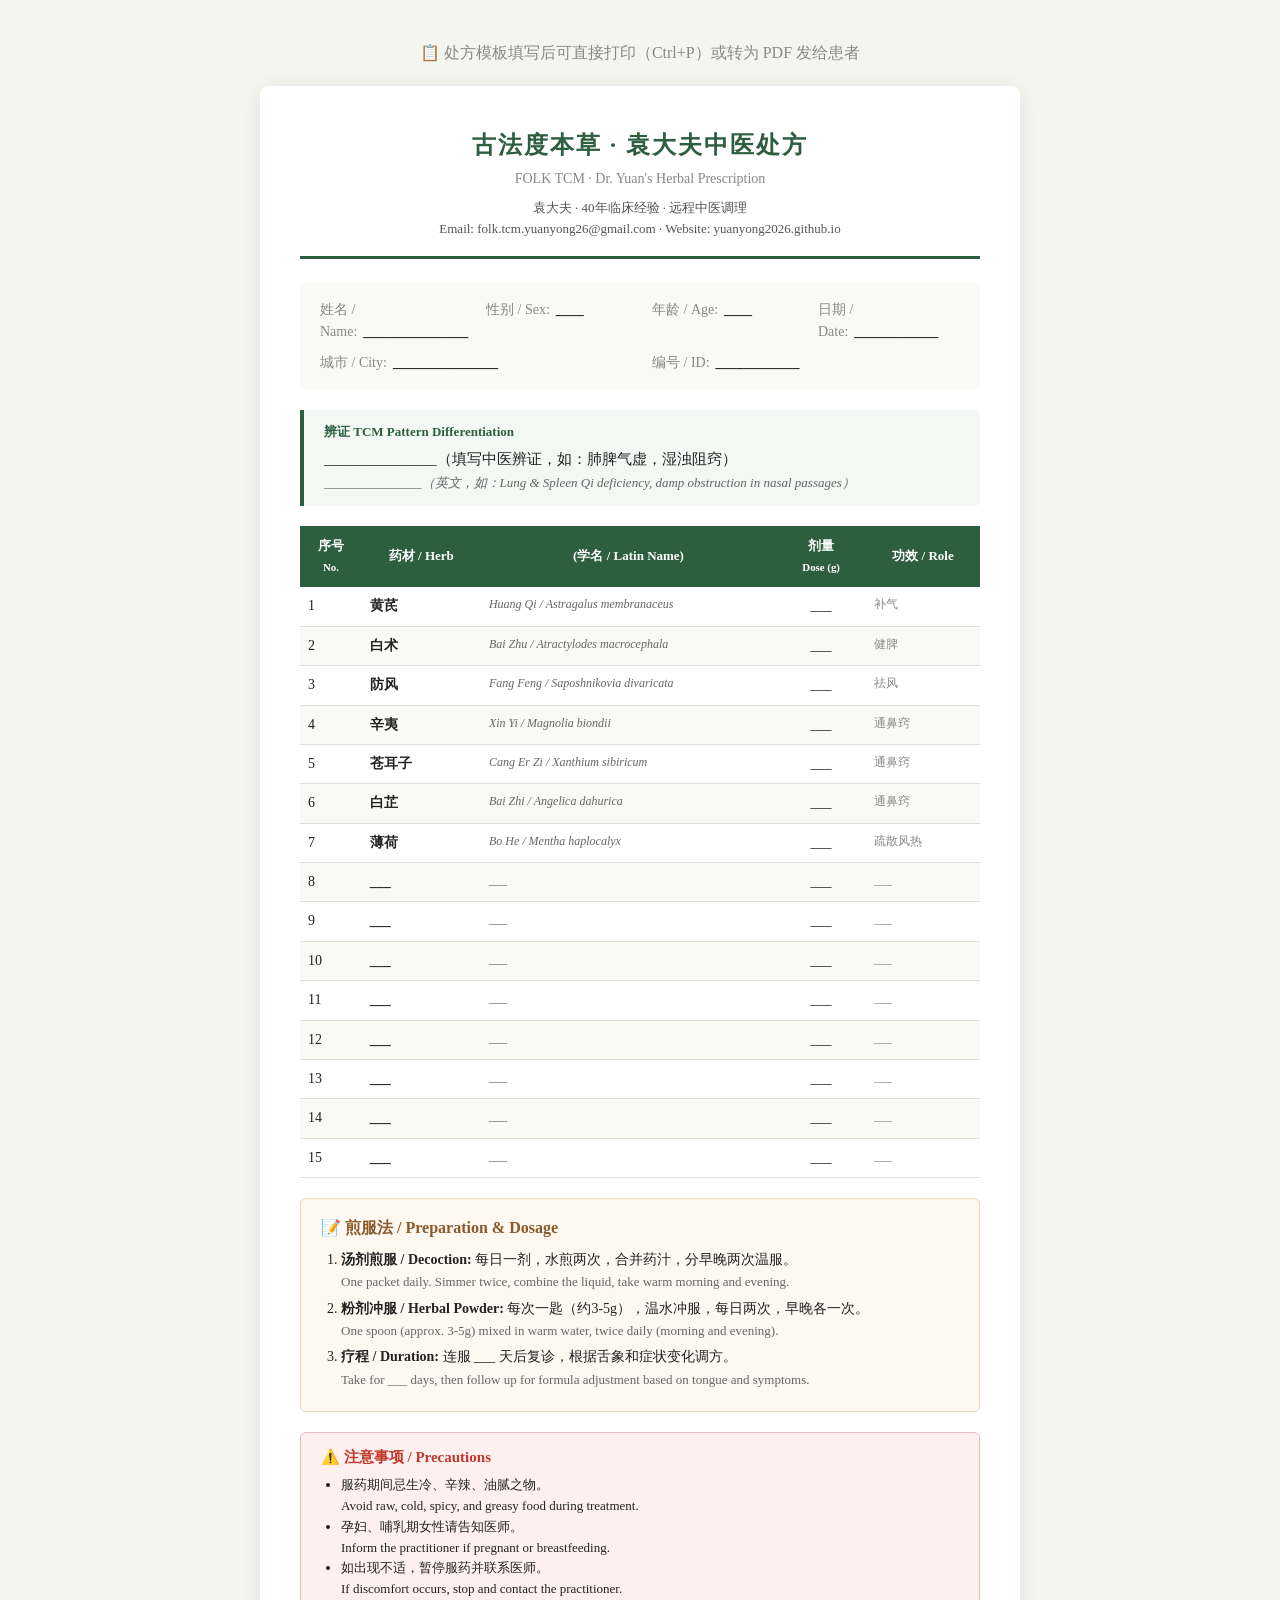
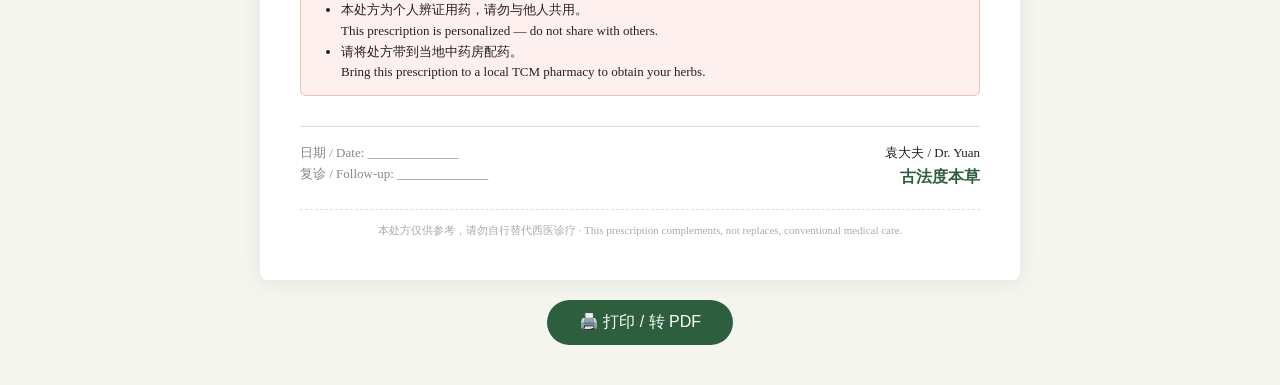
<file: prescription-template.html>
<!DOCTYPE html>
<html lang="zh-CN">
<head>
<meta charset="UTF-8">
<meta name="viewport" content="width=device-width, initial-scale=1.0">
<title>中医处方 — 袁大夫 TCM Prescription</title>
<style>
  @page { size: A4; margin: 15mm; }
  * { margin: 0; padding: 0; box-sizing: border-box; }
  body {
    font-family: "Noto Serif SC", "Times New Roman", serif;
    color: #222; line-height: 1.6; padding: 20px; max-width: 800px; margin: 0 auto;
  }
  .no-print { display: none; }
  @media screen {
    .no-print { display: block; text-align: center; margin-bottom: 20px; }
    body { background: #f5f5f0; padding-top: 40px; }
    .prescription { background: #fff; padding: 40px; box-shadow: 0 2px 20px rgba(0,0,0,0.08); border-radius: 8px; }
  }
  .header {
    text-align: center; border-bottom: 3px solid #2d5f3f; padding-bottom: 16px; margin-bottom: 24px;
  }
  .header h1 { font-size: 24px; color: #2d5f3f; letter-spacing: 2px; }
  .header .subtitle { font-size: 14px; color: #888; margin-top: 4px; }
  .doctor-info { font-size: 13px; color: #555; margin-top: 8px; }
  .patient-box {
    display: flex; flex-wrap: wrap; gap: 8px 24px; margin-bottom: 20px;
    padding: 16px 20px; background: #f9f9f5; border-radius: 6px; font-size: 14px;
  }
  .patient-box span { flex: 1; min-width: 140px; }
  .patient-box label { color: #888; margin-right: 6px; }
  .patient-box b { color: #222; }
  .zheng {
    margin-bottom: 20px; padding: 12px 20px; border-left: 4px solid #2d5f3f;
    background: #f3f8f4; border-radius: 0 6px 6px 0;
  }
  .zheng .label { font-size: 13px; color: #2d5f3f; font-weight: 600; }
  .zheng .content { font-size: 15px; margin-top: 4px; }
  .zheng .en { font-size: 13px; color: #666; font-style: italic; margin-top: 2px; }

  table.herb-table {
    width: 100%; border-collapse: collapse; margin-bottom: 20px; font-size: 14px;
  }
  table.herb-table th {
    background: #2d5f3f; color: #fff; padding: 10px 8px; font-weight: 600; font-size: 13px;
  }
  table.herb-table td {
    padding: 8px; border-bottom: 1px solid #e0e0d8; vertical-align: top;
  }
  table.herb-table tbody tr:nth-child(even) { background: #f9f9f5; }
  .herb-zh { font-weight: 600; }
  .herb-en { color: #666; font-size: 12px; font-style: italic; }
  .herb-dose { text-align: center; white-space: nowrap; }
  .herb-role { font-size: 12px; color: #888; }
  .dose-column { width: 90px; }

  .instructions {
    margin-bottom: 20px; padding: 16px 20px; background: #fff8f0;
    border: 1px solid #e8d8c0; border-radius: 6px;
  }
  .instructions h3 { color: #8b5a2b; font-size: 16px; margin-bottom: 8px; }
  .instructions ol { margin-left: 20px; }
  .instructions li { margin-bottom: 4px; font-size: 14px; }
  .instructions .en { font-size: 13px; color: #666; }

  .notes {
    margin-bottom: 20px; padding: 12px 20px; background: #fff0f0;
    border: 1px solid #e8c0c0; border-radius: 6px; font-size: 13px;
  }
  .notes h3 { color: #c0392b; font-size: 15px; margin-bottom: 6px; }
  .notes ul { margin-left: 20px; }

  .sign {
    margin-top: 30px; display: flex; justify-content: space-between;
    padding-top: 16px; border-top: 1px solid #ddd; font-size: 13px;
  }
  .sign .date { color: #888; }
  .sign .seal { text-align: right; }
  .sign .seal b { color: #2d5f3f; font-size: 16px; }

  .footer-note {
    text-align: center; font-size: 11px; color: #aaa; margin-top: 20px;
    padding-top: 12px; border-top: 1px dashed #ddd;
  }
</style>
</head>
<body>

<div class="no-print">
  <p style="color:#888;">📋 处方模板填写后可直接打印（Ctrl+P）或转为 PDF 发给患者</p>
</div>

<div class="prescription">

  <!-- ═══════ 头部 ═══════ -->
  <div class="header">
    <h1>古法度本草 · 袁大夫中医处方</h1>
    <div class="subtitle">FOLK TCM · Dr. Yuan's Herbal Prescription</div>
    <div class="doctor-info">
      袁大夫 · 40年临床经验 · 远程中医调理<br>
      Email: folk.tcm.yuanyong26@gmail.com · Website: yuanyong2026.github.io
    </div>
  </div>

  <!-- ═══════ 患者信息 ═══════ -->
  <div class="patient-box">
    <span><label>姓名 / Name:</label><b>_______________</b></span>
    <span><label>性别 / Sex:</label><b>____</b></span>
    <span><label>年龄 / Age:</label><b>____</b></span>
    <span><label>日期 / Date:</label><b>____________</b></span>
    <span><label>城市 / City:</label><b>_______________</b></span>
    <span><label>编号 / ID:</label><b>____________</b></span>
  </div>

  <!-- ═══════ 辨证 ═══════ -->
  <div class="zheng">
    <div class="label">辨证 TCM Pattern Differentiation</div>
    <div class="content">_______________（填写中医辨证，如：肺脾气虚，湿浊阻窍）</div>
    <div class="en">_______________（英文，如：Lung & Spleen Qi deficiency, damp obstruction in nasal passages）</div>
  </div>

  <!-- ═══════ 处方药表 ═══════ -->
  <table class="herb-table">
    <thead>
      <tr>
        <th>序号<br><small>No.</small></th>
        <th>药材 / Herb</th>
        <th>(学名 / Latin Name)</th>
        <th class="dose-column">剂量<br><small>Dose (g)</small></th>
        <th>功效 / Role</th>
      </tr>
    </thead>
    <tbody>
      <tr><td>1</td><td class="herb-zh">黄芪</td><td class="herb-en">Huang Qi / Astragalus membranaceus</td><td class="herb-dose">___</td><td class="herb-role">补气</td></tr>
      <tr><td>2</td><td class="herb-zh">白术</td><td class="herb-en">Bai Zhu / Atractylodes macrocephala</td><td class="herb-dose">___</td><td class="herb-role">健脾</td></tr>
      <tr><td>3</td><td class="herb-zh">防风</td><td class="herb-en">Fang Feng / Saposhnikovia divaricata</td><td class="herb-dose">___</td><td class="herb-role">祛风</td></tr>
      <tr><td>4</td><td class="herb-zh">辛夷</td><td class="herb-en">Xin Yi / Magnolia biondii</td><td class="herb-dose">___</td><td class="herb-role">通鼻窍</td></tr>
      <tr><td>5</td><td class="herb-zh">苍耳子</td><td class="herb-en">Cang Er Zi / Xanthium sibiricum</td><td class="herb-dose">___</td><td class="herb-role">通鼻窍</td></tr>
      <tr><td>6</td><td class="herb-zh">白芷</td><td class="herb-en">Bai Zhi / Angelica dahurica</td><td class="herb-dose">___</td><td class="herb-role">通鼻窍</td></tr>
      <tr><td>7</td><td class="herb-zh">薄荷</td><td class="herb-en">Bo He / Mentha haplocalyx</td><td class="herb-dose">___</td><td class="herb-role">疏散风热</td></tr>
      <tr><td>8</td><td class="herb-zh">___</td><td class="herb-en">___</td><td class="herb-dose">___</td><td class="herb-role">___</td></tr>
      <tr><td>9</td><td class="herb-zh">___</td><td class="herb-en">___</td><td class="herb-dose">___</td><td class="herb-role">___</td></tr>
      <tr><td>10</td><td class="herb-zh">___</td><td class="herb-en">___</td><td class="herb-dose">___</td><td class="herb-role">___</td></tr>
      <tr><td>11</td><td class="herb-zh">___</td><td class="herb-en">___</td><td class="herb-dose">___</td><td class="herb-role">___</td></tr>
      <tr><td>12</td><td class="herb-zh">___</td><td class="herb-en">___</td><td class="herb-dose">___</td><td class="herb-role">___</td></tr>
      <tr><td>13</td><td class="herb-zh">___</td><td class="herb-en">___</td><td class="herb-dose">___</td><td class="herb-role">___</td></tr>
      <tr><td>14</td><td class="herb-zh">___</td><td class="herb-en">___</td><td class="herb-dose">___</td><td class="herb-role">___</td></tr>
      <tr><td>15</td><td class="herb-zh">___</td><td class="herb-en">___</td><td class="herb-dose">___</td><td class="herb-role">___</td></tr>
    </tbody>
  </table>

  <!-- ═══════ 服法 ═══════ -->
  <div class="instructions">
    <h3>📝 煎服法 / Preparation & Dosage</h3>
    <ol>
      <li><strong>汤剂煎服 / Decoction:</strong> 每日一剂，水煎两次，合并药汁，分早晚两次温服。<br><span class="en">One packet daily. Simmer twice, combine the liquid, take warm morning and evening.</span></li>
      <li><strong>粉剂冲服 / Herbal Powder:</strong> 每次一匙（约3-5g），温水冲服，每日两次，早晚各一次。<br><span class="en">One spoon (approx. 3-5g) mixed in warm water, twice daily (morning and evening).</span></li>
      <li><strong>疗程 / Duration:</strong> 连服 ___ 天后复诊，根据舌象和症状变化调方。<br><span class="en">Take for ___ days, then follow up for formula adjustment based on tongue and symptoms.</span></li>
    </ol>
  </div>

  <!-- ═══════ 注意事项 ═══════ -->
  <div class="notes">
    <h3>⚠️ 注意事项 / Precautions</h3>
    <ul>
      <li>服药期间忌生冷、辛辣、油腻之物。<br><span class="en">Avoid raw, cold, spicy, and greasy food during treatment.</span></li>
      <li>孕妇、哺乳期女性请告知医师。<br><span class="en">Inform the practitioner if pregnant or breastfeeding.</span></li>
      <li>如出现不适，暂停服药并联系医师。<br><span class="en">If discomfort occurs, stop and contact the practitioner.</span></li>
      <li>本处方为个人辨证用药，请勿与他人共用。<br><span class="en">This prescription is personalized — do not share with others.</span></li>
      <li>请将处方带到当地中药房配药。<br><span class="en">Bring this prescription to a local TCM pharmacy to obtain your herbs.</span></li>
    </ul>
  </div>

  <!-- ═══════ 签名 ═══════ -->
  <div class="sign">
    <div class="date">
      日期 / Date: ______________<br>
      复诊 / Follow-up: ______________
    </div>
    <div class="seal">
      袁大夫 / Dr. Yuan<br>
      <b>古法度本草</b>
    </div>
  </div>

  <div class="footer-note">
    本处方仅供参考，请勿自行替代西医诊疗 · This prescription complements, not replaces, conventional medical care.
  </div>

</div>

<script>
  // 打印按钮（仅屏幕显示）
  if (window.matchMedia('screen').matches) {
    var btn = document.createElement('div');
    btn.innerHTML = '<button onclick="window.print()" style="margin:20px auto;display:block;padding:12px 32px;background:#2d5f3f;color:#fff;border:none;border-radius:24px;font-size:16px;cursor:pointer;">🖨️ 打印 / 转 PDF</button>';
    document.body.appendChild(btn);
  }
</script>

</body>
</html>
</file>
<file: styles.css>
/* ===== 袁大夫 TCM Website Styles ===== */
:root {
  --green: #2d6a4f;
  --green-light: #40916c;
  --green-pale: #d8f3dc;
  --warm: #b7b7a4;
  --cream: #fefae0;
  --dark: #1b1b1b;
  --gray: #6c757d;
  --white: #ffffff;
  --radius: 12px;
  --shadow: 0 4px 24px rgba(0,0,0,0.06);
}

* { margin: 0; padding: 0; box-sizing: border-box; }

body {
  font-family: 'Inter', -apple-system, sans-serif;
  color: var(--dark);
  background: #fafaf7;
  line-height: 1.7;
}

.zh { display: block; }
.en { display: none; }
body.en-mode .zh { display: none; }
body.en-mode .en { display: block; }
.hidden { display: none !important; }
body.en-mode .en.hidden { display: block !important; }
/* Fixed: English pricing titles now display correctly */

/* ── Nav ── */
#nav {
  position: fixed; top: 0; left: 0; right: 0; z-index: 100;
  background: rgba(255,255,255,0.92);
  backdrop-filter: blur(12px);
  border-bottom: 1px solid rgba(0,0,0,0.06);
}
.nav-inner {
  max-width: 1100px; margin: 0 auto;
  display: flex; align-items: center; justify-content: space-between;
  padding: 14px 24px;
}
.logo {
  font-family: 'Noto Serif SC', serif;
  font-size: 20px; font-weight: 700; color: var(--green);
  text-decoration: none;
}
.logo .en { font-size: 12px; font-weight: 400; color: var(--gray); display: block; }
body.en-mode .logo .en { display: block; }
.nav-links { display: flex; align-items: center; gap: 20px; }
.nav-links a {
  text-decoration: none; color: var(--dark); font-size: 14px;
  transition: color 0.2s;
}
.nav-links a:hover, .nav-links a.active { color: var(--green); }
.btn-nav {
  background: var(--green); color: var(--white) !important;
  padding: 8px 18px; border-radius: 24px; font-weight: 600;
}
.lang-btn {
  background: none; border: 1.5px solid var(--green);
  color: var(--green); padding: 4px 10px; border-radius: 16px;
  font-size: 12px; font-weight: 600; cursor: pointer;
  transition: all 0.2s;
}
.lang-btn:hover { background: var(--green); color: var(--white); }

/* ── Hero ── */
.hero {
  margin-top: 60px;
  padding: 120px 24px 80px;
  text-align: center;
  background: linear-gradient(160deg, var(--cream) 0%, var(--green-pale) 50%, #e8f5e9 100%);
}
.hero-badge {
  display: inline-block; background: var(--green); color: var(--white);
  padding: 6px 20px; border-radius: 24px; font-size: 13px; font-weight: 600;
  margin-bottom: 28px;
}
.hero h1 {
  font-family: 'Noto Serif SC', serif;
  font-size: 48px; font-weight: 700; line-height: 1.3;
  margin-bottom: 16px; color: var(--dark);
}
.hero-sub { font-size: 18px; color: var(--gray); margin-bottom: 36px; }
.hero-tagline {
  font-family: 'Noto Serif SC', serif;
  font-size: 20px; color: var(--green);
  margin-bottom: 20px; font-weight: 600;
}
.hero-cta { display: flex; gap: 14px; justify-content: center; flex-wrap: wrap; }

.btn-primary {
  background: var(--green); color: var(--white);
  padding: 14px 32px; border-radius: 28px; font-size: 16px; font-weight: 600;
  text-decoration: none; transition: background 0.2s; display: inline-block;
}
.btn-primary:hover { background: var(--green-light); }
.btn-secondary {
  border: 2px solid var(--green); color: var(--green);
  padding: 14px 32px; border-radius: 28px; font-size: 16px; font-weight: 600;
  text-decoration: none; transition: all 0.2s; display: inline-block;
}
.btn-secondary:hover { background: var(--green); color: var(--white); }

/* ── Stats ── */
.stats {
  display: flex; justify-content: center; gap: 60px; padding: 48px 24px;
  background: var(--white); border-bottom: 1px solid rgba(0,0,0,0.05);
  flex-wrap: wrap;
}
.stat { text-align: center; }
.stat-num { display: block; font-size: 36px; font-weight: 700; color: var(--green); }
.stat span:last-child { font-size: 14px; color: var(--gray); }

/* ── Strength ── */
#strength, #categories, #appointment {
  max-width: 1100px; margin: 0 auto; padding: 80px 24px;
}
#strength h2, #categories h2, #appointment h2 {
  font-family: 'Noto Serif SC', serif;
  font-size: 32px; text-align: center; margin-bottom: 48px;
}
.strength-cards {
  display: grid; grid-template-columns: repeat(auto-fit, minmax(280px, 1fr));
  gap: 24px;
}
.card {
  background: var(--white); padding: 32px; border-radius: var(--radius);
  box-shadow: var(--shadow); text-align: center;
}
.card-icon { font-size: 40px; margin-bottom: 16px; }
.card h3 { font-size: 18px; margin-bottom: 10px; }
.card p { font-size: 16px; color: var(--gray); }

/* ── Categories ── */
.cat-grid { display: grid; grid-template-columns: repeat(auto-fill, minmax(220px, 1fr)); gap: 14px; }
.cat-card {
  background: var(--white); padding: 20px 16px; border-radius: var(--radius);
  box-shadow: var(--shadow); text-decoration: none; color: var(--dark);
  transition: transform 0.2s, box-shadow 0.2s;
  display: flex; align-items: center; gap: 12px;
}
.cat-card:hover { transform: translateY(-2px); box-shadow: 0 6px 30px rgba(0,0,0,0.1); }
.cat-icon { font-size: 28px; }
.cat-info strong { display: block; font-size: 16px; }
.cat-info span { font-size: 12px; color: var(--gray); }

/* ── Appointment ── */
#appointment { background: var(--cream); border-radius: var(--radius); }
.appointment-card { background: var(--white); padding: 40px; border-radius: var(--radius); box-shadow: var(--shadow); }
.appt-info { display: grid; grid-template-columns: repeat(auto-fit, minmax(250px, 1fr)); gap: 24px; margin-bottom: 32px; }
.appt-item strong { font-size: 16px; display: block; }
.appt-item strong.en { display: none; }
body.en-mode .appt-item strong.en { display: block !important; }
body.en-mode .appt-item strong.zh { display: none; }
.appt-item span { font-size: 20px; font-weight: 700; color: var(--green); display: block; margin: 6px 0; }
.appt-item p { font-size: 13px; color: var(--gray); }
.appt-cta { text-align: center; }
.appt-cta p { margin-top: 14px; font-size: 13px; color: var(--gray); }

/* ── Cases page ── */
.cases-header {
  margin-top: 60px;
  padding: 60px 24px 40px;
  text-align: center;
  background: linear-gradient(160deg, var(--cream), var(--green-pale));
}
.cases-header h1 { font-family: 'Noto Serif SC', serif; font-size: 36px; }
.cases-header p { color: var(--gray); margin-top: 8px; }

.cases-toolbar {
  max-width: 1100px; margin: 0 auto; padding: 20px 24px;
  display: flex; gap: 12px; flex-wrap: wrap; align-items: center;
}
.cases-toolbar input {
  flex: 1; min-width: 200px; padding: 11px 16px; border: 1.5px solid #ddd;
  border-radius: 24px; font-size: 16px; outline: none;
}
.cases-toolbar input:focus { border-color: var(--green); }
.cases-toolbar select {
  padding: 11px 16px; border: 1.5px solid #ddd; border-radius: 24px;
  font-size: 16px; background: var(--white); outline: none;
}

.cases-list {
  max-width: 1100px; margin: 0 auto; padding: 0 24px 60px;
  display: flex; flex-direction: column; gap: 10px;
}
.case-item {
  background: var(--white); padding: 20px 24px; border-radius: var(--radius);
  box-shadow: var(--shadow); display: flex; align-items: center; gap: 16px;
  text-decoration: none; color: var(--dark); transition: transform 0.15s;
}
.case-item:hover { transform: translateX(4px); }
.case-id { font-weight: 700; color: var(--green); font-size: 16px; min-width: 44px; }
.case-title { flex: 1; font-size: 17px; }
.case-tags { display: flex; gap: 6px; flex-wrap: wrap; }
.case-tag {
  background: var(--green-pale); color: var(--green);
  padding: 3px 12px; border-radius: 12px; font-size: 13px; font-weight: 600;
}
.case-report-badge {
  background: #ffedd5; color: #c2410c; padding: 3px 12px;
  border-radius: 12px; font-size: 13px; font-weight: 700;
}
.case-img-badge {
  background: #dbeafe; color: #1e40af; padding: 3px 12px;
  border-radius: 12px; font-size: 13px; font-weight: 600;
}

/* ── Case detail ── */
.case-detail {
  max-width: 800px; margin: 80px auto 60px; padding: 0 24px;
}
.case-detail h1 { font-family: 'Noto Serif SC', serif; font-size: 32px; margin-bottom: 16px; }
.case-meta { display: flex; gap: 16px; align-items: center; margin-bottom: 32px; flex-wrap: wrap; }
.case-body { font-size: 18px; line-height: 2; }
.case-body p { margin-bottom: 10px; text-indent: 2em; }
.back-link {
  display: inline-block; margin-bottom: 24px; color: var(--green);
  text-decoration: none; font-weight: 600;
}
.case-images { margin-top: 32px; padding-top: 24px; border-top: 2px solid var(--green-pale); }
.case-images h3 { font-size: 18px; color: var(--green); margin-bottom: 16px; }
.case-images img { cursor: zoom-in; transition: transform 0.2s; }
.case-images img:hover { transform: scale(1.02); }

/* ── About Page ── */
.about-hero {
  margin-top: 60px; padding: 80px 24px 40px;
  text-align: center;
  background: linear-gradient(160deg, var(--cream), var(--green-pale));
}
.about-hero h1 { font-family: 'Noto Serif SC', serif; font-size: 36px; }
.about-content { max-width: 800px; margin: 0 auto; padding: 40px 24px 60px; }
.bio-card { margin-bottom: 48px; }
.bio-card p { font-size: 18px; line-height: 2; margin-bottom: 16px; color: #333; }
.highlights {
  display: grid; grid-template-columns: repeat(auto-fit, minmax(180px, 1fr));
  gap: 20px; padding: 40px 0;
  border-top: 2px solid var(--green-pale);
}
.hl-item {
  text-align: center; padding: 28px 16px;
  background: var(--white); border-radius: var(--radius);
  box-shadow: var(--shadow);
}
.hl-item strong { display: block; font-size: 36px; font-weight: 700; color: var(--green); margin-bottom: 4px; }
.hl-item span { font-size: 14px; color: var(--gray); }

/* ── About / FAQ ── */
.page-content {
  max-width: 800px; margin: 80px auto 60px; padding: 0 24px;
}
.page-content h1 { font-family: 'Noto Serif SC', serif; font-size: 36px; margin-bottom: 24px; }
.page-content h2 { font-size: 26px; margin: 40px 0 16px; color: var(--green); }
.page-content p { margin-bottom: 16px; font-size: 18px; }
.page-content ul { padding-left: 24px; margin-bottom: 16px; font-size: 17px; }
.page-content li { margin-bottom: 8px; }

.faq-item {
  background: var(--white); padding: 24px; border-radius: var(--radius);
  box-shadow: var(--shadow); margin-bottom: 16px;
}
.faq-item h3 { font-size: 19px; margin-bottom: 8px; }
.faq-item p { font-size: 16px; color: var(--gray); }

/* ── Messages Board ── */
#messages {
  max-width: 1100px; margin: 0 auto; padding: 80px 24px;
}
#messages h2 {
  font-family: 'Noto Serif SC', serif;
  font-size: 32px; text-align: center; margin-bottom: 12px;
}
.messages-desc {
  text-align: center; color: var(--gray); margin-bottom: 40px;
  font-size: 15px;
}
.message-wall {
  display: flex; flex-direction: column; gap: 16px;
  margin-bottom: 50px;
}
.message-card {
  background: var(--white); padding: 24px; border-radius: var(--radius);
  box-shadow: var(--shadow);
}
.msg-header {
  display: flex; justify-content: space-between; align-items: center;
  margin-bottom: 10px;
}
.msg-header strong { font-size: 16px; color: var(--green); }
.msg-date { font-size: 13px; color: var(--gray); }
.message-card p { font-size: 15px; color: #444; line-height: 1.7; }

.message-form {
  background: var(--cream); padding: 40px; border-radius: var(--radius);
}
.message-form h3 {
  font-family: 'Noto Serif SC', serif;
  font-size: 22px; margin-bottom: 8px;
}
.message-form form {
  display: flex; flex-direction: column; gap: 14px;
  max-width: 500px; margin: 20px auto 0;
}
.message-form input, .message-form textarea {
  padding: 12px 16px; border: 1.5px solid #ddd; border-radius: 20px;
  font-size: 15px; outline: none; font-family: inherit; width: 100%;
}
.message-form input:focus, .message-form textarea:focus {
  border-color: var(--green);
}
.message-form button {
  background: var(--green); color: var(--white); border: none;
  padding: 14px 32px; border-radius: 28px; font-size: 16px;
  font-weight: 600; cursor: pointer; transition: background 0.2s;
}
.message-form button:hover { background: var(--green-light); }

/* ── Footer ── */
footer {
  background: var(--dark); color: rgba(255,255,255,0.8);
  padding: 48px 24px 24px;
}
.footer-inner {
  max-width: 1100px; margin: 0 auto;
  display: grid; grid-template-columns: repeat(auto-fit, minmax(200px, 1fr));
  gap: 32px; margin-bottom: 32px;
}
.footer-col h4 { color: var(--white); margin-bottom: 14px; font-size: 15px; }
.footer-col p { font-size: 13px; line-height: 1.6; }
.footer-col a { display: block; color: rgba(255,255,255,0.6); text-decoration: none; font-size: 13px; margin-bottom: 6px; }
.footer-col a:hover { color: var(--green-pale); }
.footer-bottom {
  max-width: 1100px; margin: 0 auto; padding-top: 20px;
  border-top: 1px solid rgba(255,255,255,0.1); font-size: 12px;
  text-align: center; color: rgba(255,255,255,0.4);
}

/* ── Responsive ── */
@media (max-width: 768px) {
  .hero h1 { font-size: 32px; }
  .stats { gap: 32px; }
  .nav-links { gap: 10px; }
  .nav-links a { font-size: 12px; }
}
</file>
